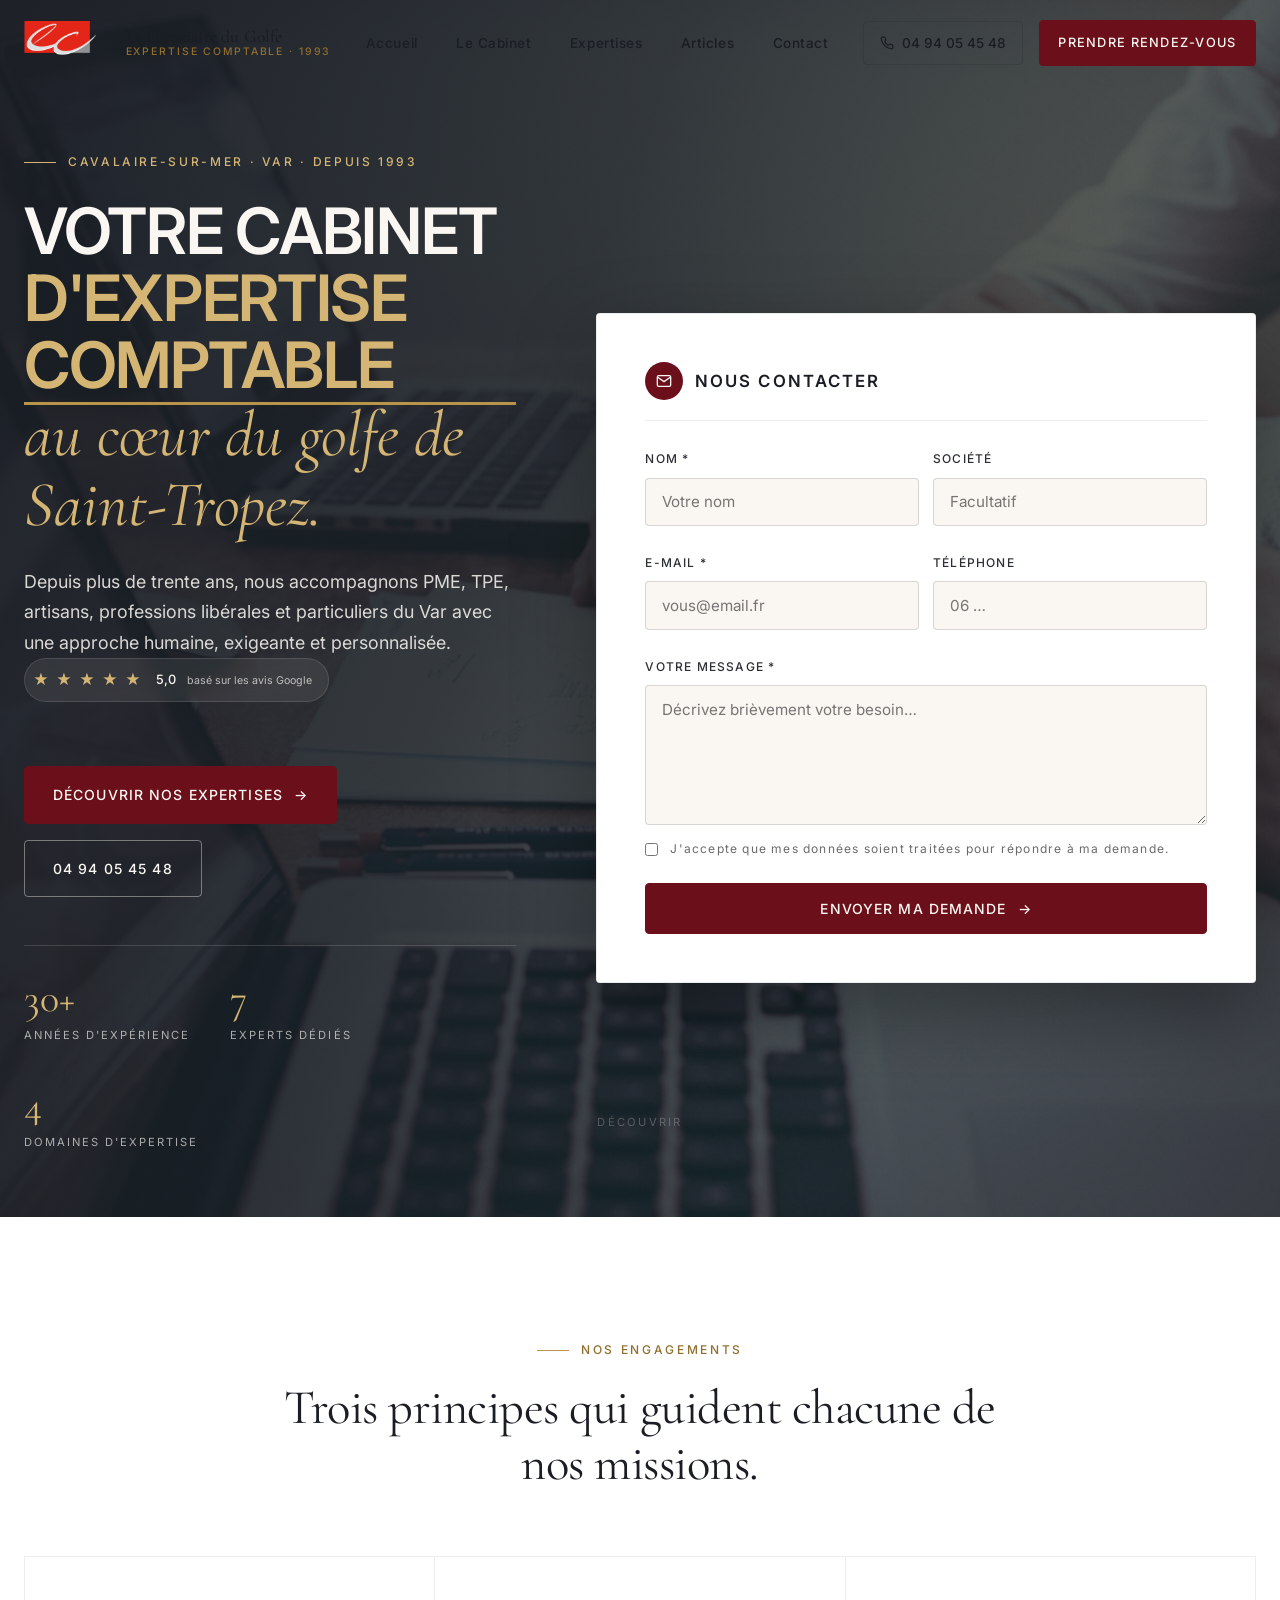
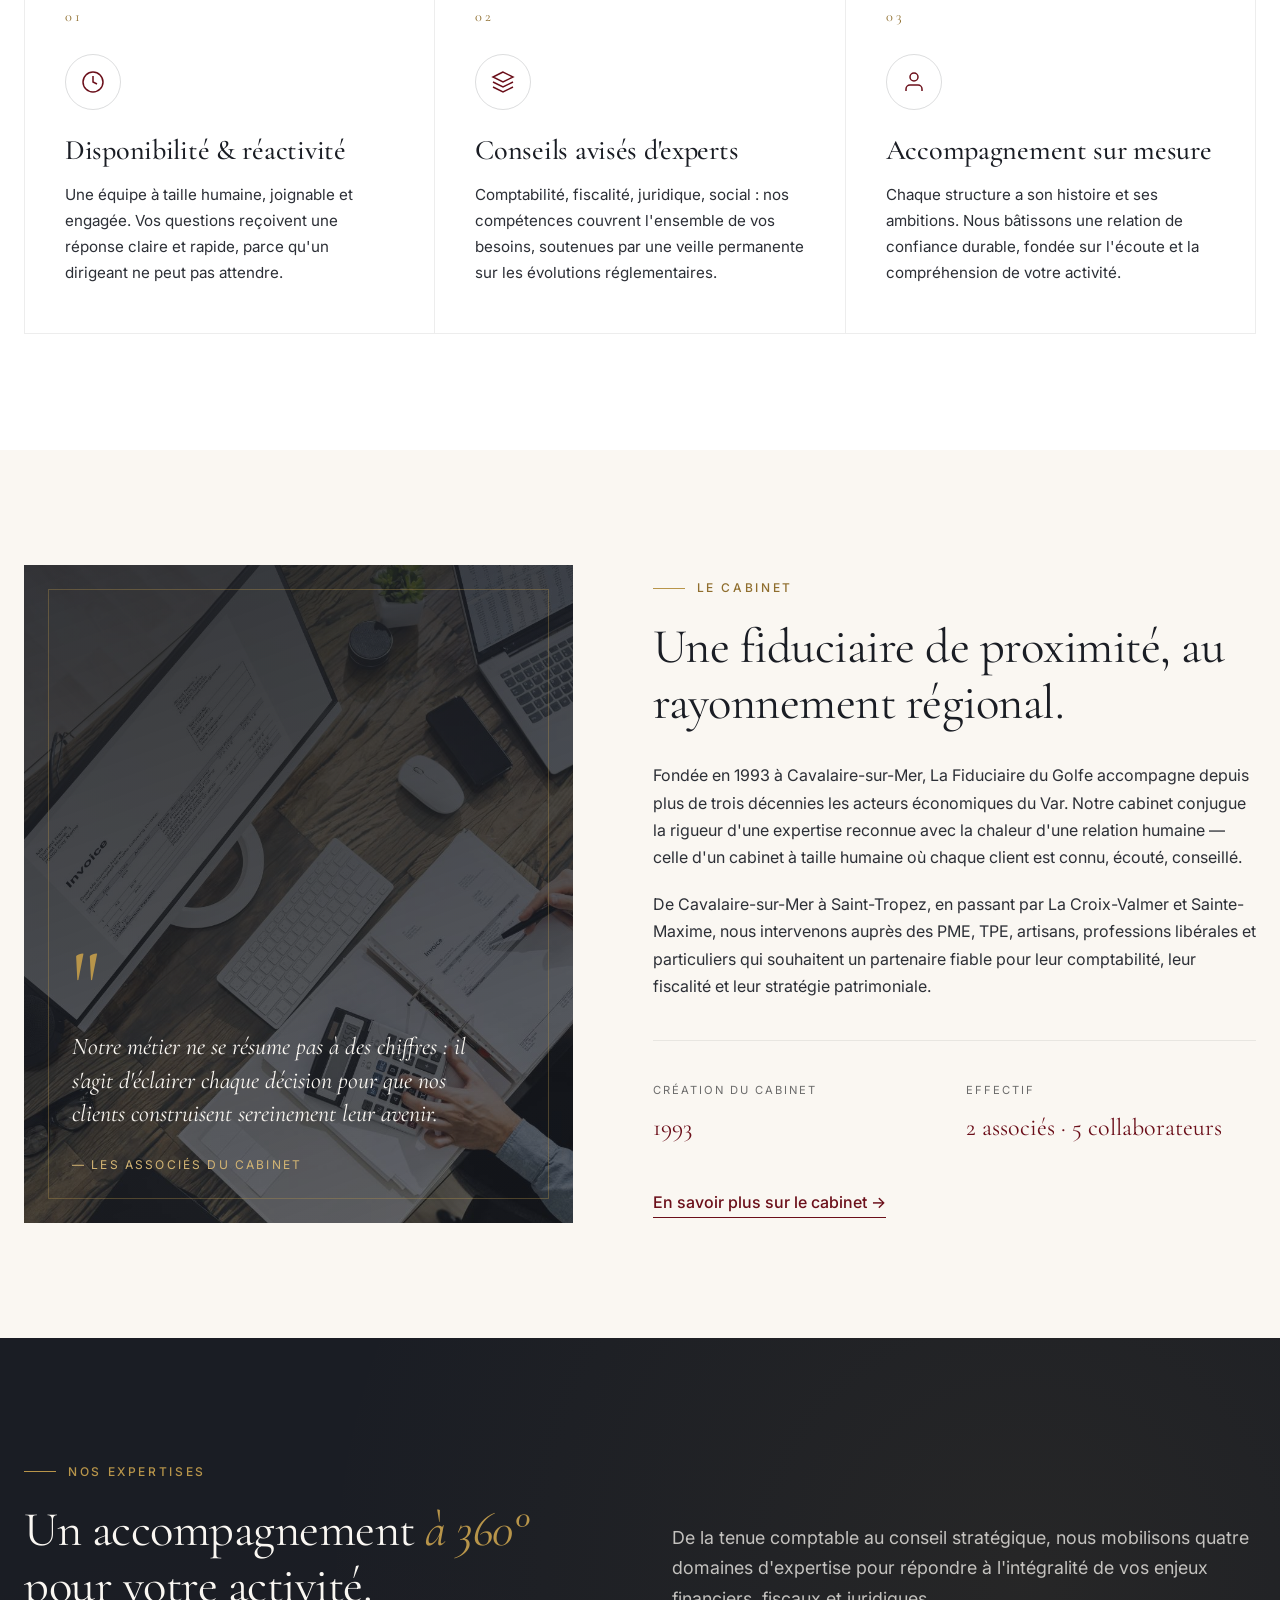
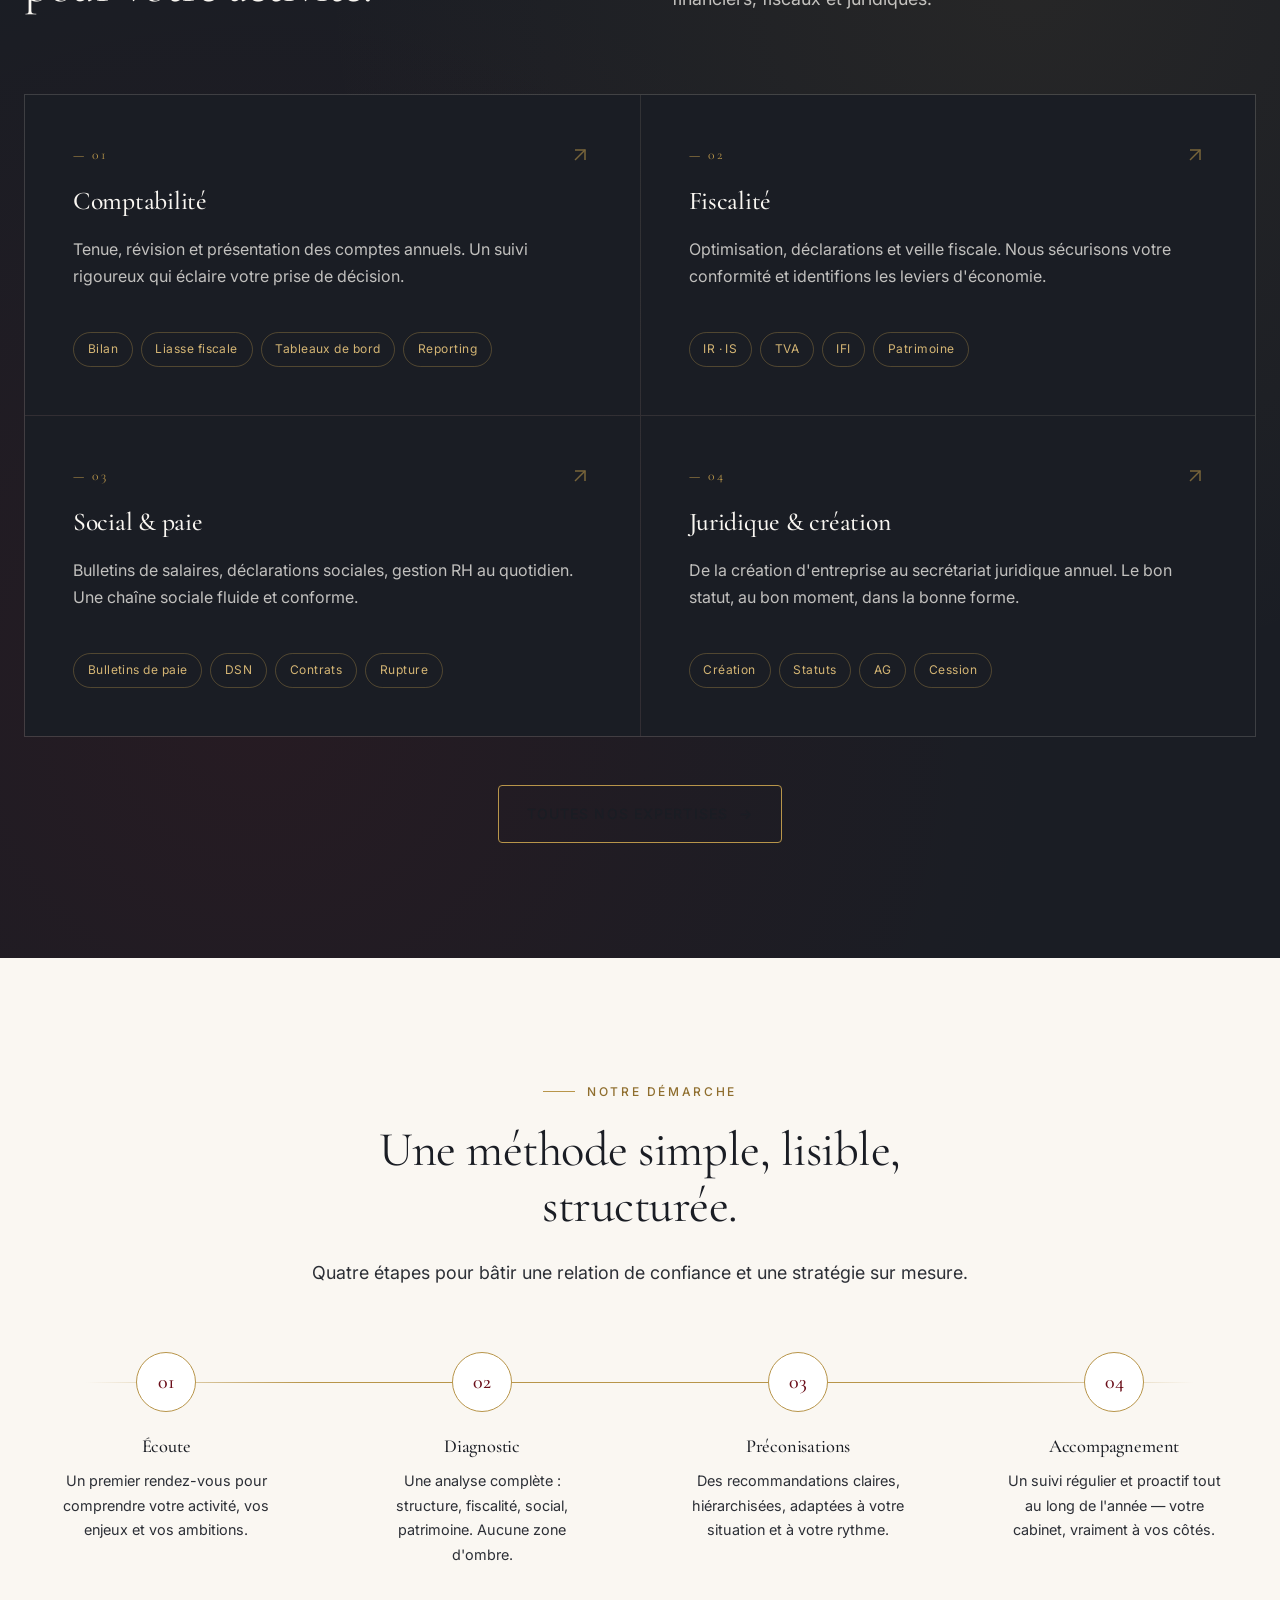
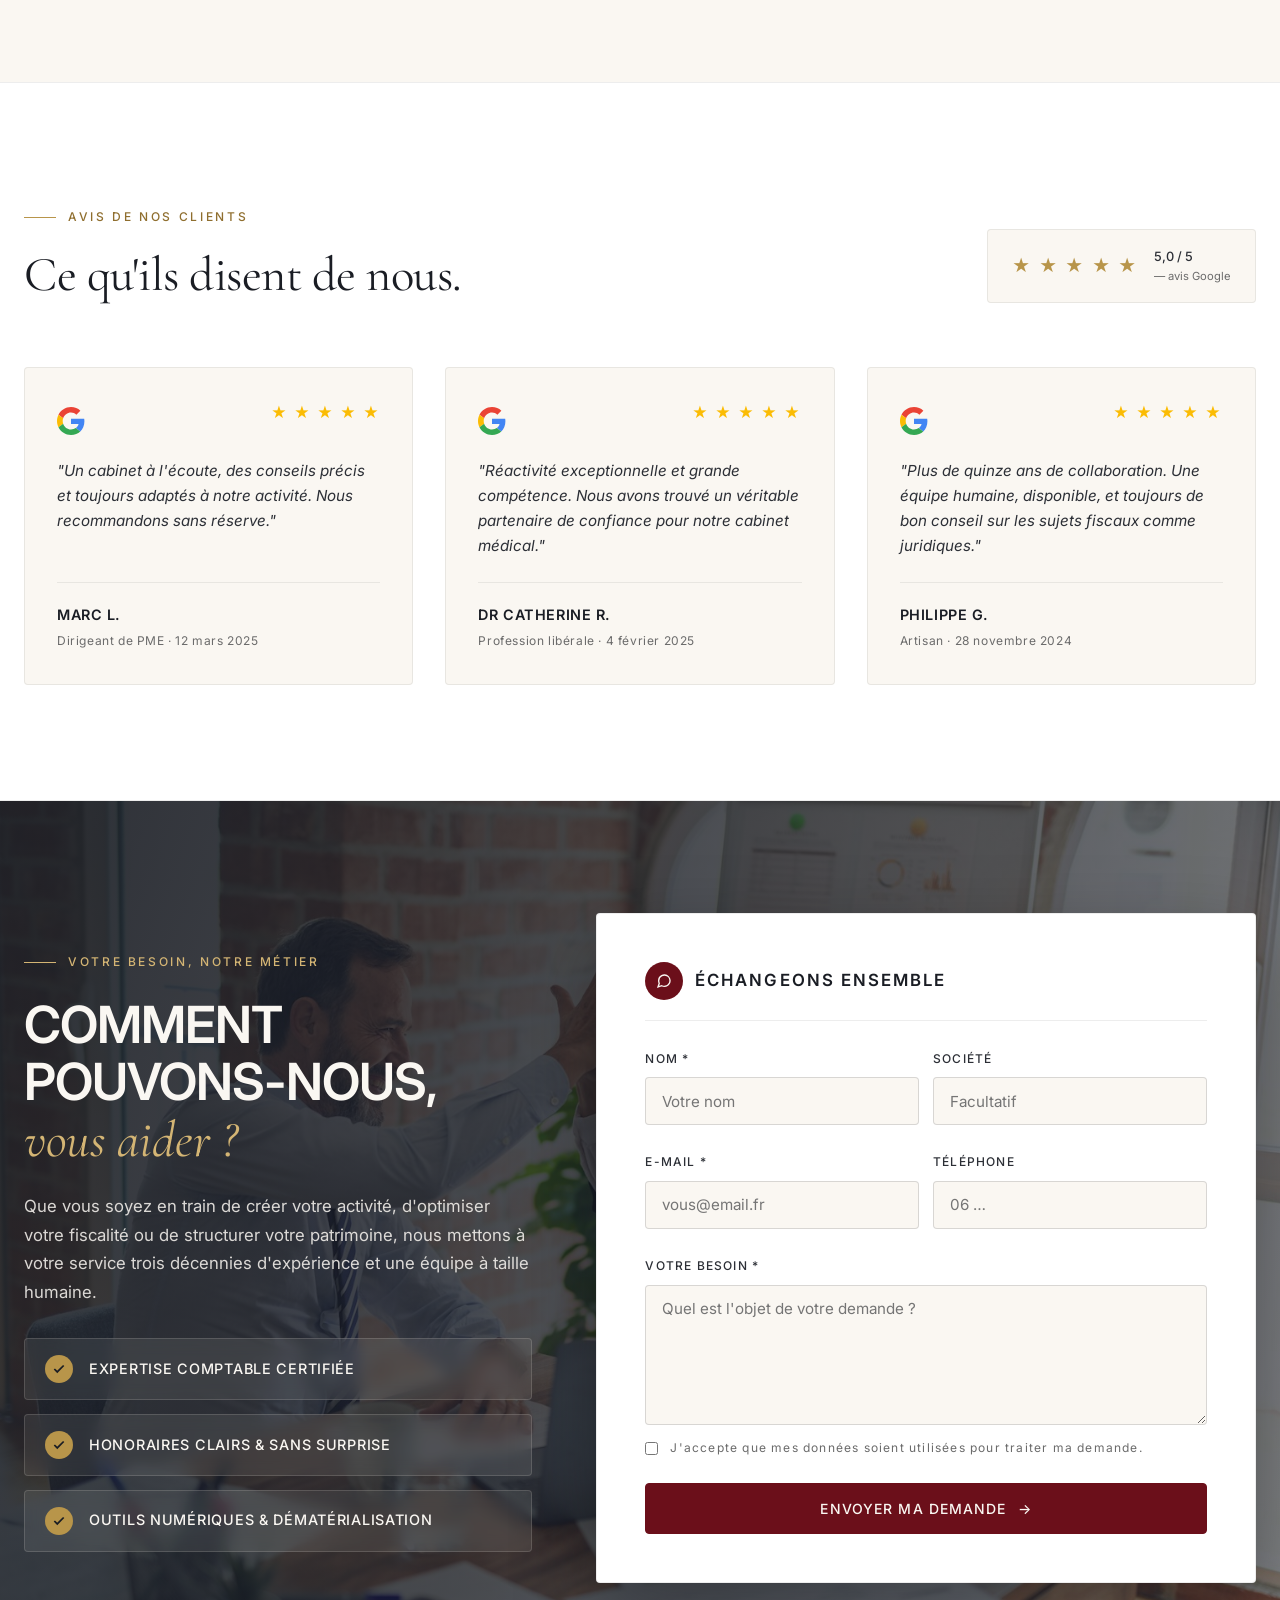
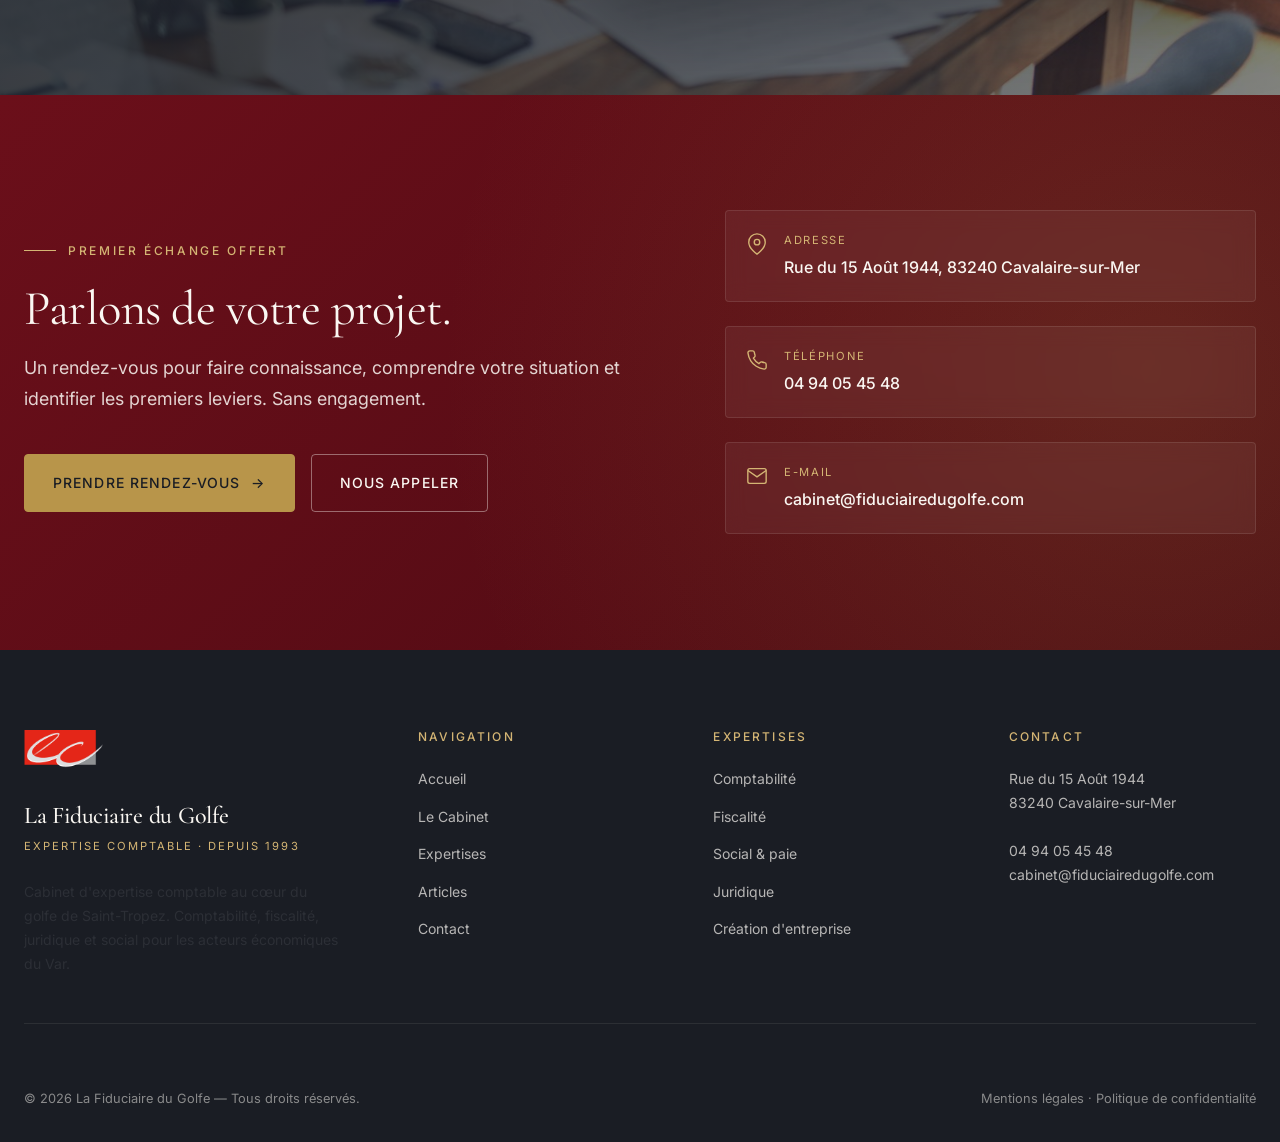
<file: index.html>
<!doctype html>
<html lang="fr">
<head>
<meta charset="utf-8" />
<meta name="viewport" content="width=device-width, initial-scale=1, viewport-fit=cover" />
<meta name="theme-color" content="#6B0F1A" />

<!-- ============== SEO ============== -->
<title>Expert-comptable à Cavalaire-sur-Mer & Saint-Tropez | La Fiduciaire du Golfe</title>
<meta name="description" content="Cabinet d'expertise comptable à Cavalaire-sur-Mer depuis 1993. Comptabilité, fiscalité, juridique, social et création d'entreprise. Un accompagnement humain pour PME, TPE, artisans et professions libérales du Var." />
<meta name="keywords" content="expert-comptable Cavalaire-sur-Mer, expert-comptable Saint-Tropez, cabinet comptable Var, fiscalité, juridique, social, création entreprise, PME, TPE, professions libérales, La Fiduciaire du Golfe" />
<meta name="author" content="La Fiduciaire du Golfe" />
<meta name="robots" content="index, follow" />
<link rel="canonical" href="https://fiduciaire-du-golfe.fr/" />

<!-- Open Graph / Twitter -->
<meta property="og:type" content="website" />
<meta property="og:locale" content="fr_FR" />
<meta property="og:site_name" content="La Fiduciaire du Golfe" />
<meta property="og:title" content="Expert-comptable à Cavalaire-sur-Mer | La Fiduciaire du Golfe" />
<meta property="og:description" content="Cabinet d'expertise comptable depuis 1993 — conseils sur mesure, accompagnement humain, expertise reconnue dans le Var." />
<meta property="og:url" content="https://fiduciaire-du-golfe.fr/" />
<meta property="og:image" content="https://fiduciaire-du-golfe.fr/assets/images/logo.png" />
<meta name="twitter:card" content="summary_large_image" />
<meta name="twitter:title" content="Expert-comptable à Cavalaire-sur-Mer | La Fiduciaire du Golfe" />
<meta name="twitter:description" content="Cabinet d'expertise comptable depuis 1993 dans le golfe de Saint-Tropez." />

<!-- Favicon -->
<link rel="icon" type="image/png" href="assets/images/logo.png" />
<link rel="apple-touch-icon" href="assets/images/logo.png" />

<!-- Polices -->
<link rel="preconnect" href="https://fonts.googleapis.com" />
<link rel="preconnect" href="https://fonts.gstatic.com" crossorigin />
<link rel="stylesheet" href="https://fonts.googleapis.com/css2?family=Cormorant+Garamond:ital,wght@0,400;0,500;0,600;1,400;1,500&family=Inter:wght@300;400;500;600&display=swap" />

<link rel="stylesheet" href="assets/css/style.css" />

<!-- ============== Schema.org JSON-LD ============== -->
<script type="application/ld+json">
{
  "@context": "https://schema.org",
  "@type": "AccountingService",
  "name": "La Fiduciaire du Golfe",
  "description": "Cabinet d'expertise comptable à Cavalaire-sur-Mer offrant des prestations en comptabilité, fiscalité, juridique, social et création d'entreprise depuis 1993.",
  "url": "https://fiduciaire-du-golfe.fr/",
  "logo": "https://fiduciaire-du-golfe.fr/assets/images/logo.png",
  "image": "https://fiduciaire-du-golfe.fr/assets/images/logo.png",
  "telephone": "+33494054548",
  "email": "cabinet@fiduciairedugolfe.com",
  "priceRange": "€€",
  "foundingDate": "1993",
  "address": {
    "@type": "PostalAddress",
    "streetAddress": "Rue du 15 Août 1944",
    "addressLocality": "Cavalaire-sur-Mer",
    "postalCode": "83240",
    "addressRegion": "Var",
    "addressCountry": "FR"
  },
  "geo": {
    "@type": "GeoCoordinates",
    "latitude": 43.171,
    "longitude": 6.532
  },
  "areaServed": [
    { "@type": "City", "name": "Cavalaire-sur-Mer" },
    { "@type": "City", "name": "Saint-Tropez" },
    { "@type": "City", "name": "La Croix-Valmer" },
    { "@type": "City", "name": "Sainte-Maxime" },
    { "@type": "AdministrativeArea", "name": "Var" }
  ],
  "openingHoursSpecification": [{
    "@type": "OpeningHoursSpecification",
    "dayOfWeek": ["Monday", "Tuesday", "Wednesday", "Thursday", "Friday"],
    "opens": "09:00",
    "closes": "18:00"
  }],
  "sameAs": []
}
</script>
</head>

<body>

<!-- ============== HEADER ============== -->
<header class="site-header">
  <div class="container">
    <nav class="nav" aria-label="Navigation principale">
      <a href="index.html" class="nav-brand" aria-label="La Fiduciaire du Golfe — Accueil">
        <img src="assets/images/logo.png" alt="Logo La Fiduciaire du Golfe" />
        <div class="nav-brand-text">
          <span class="name">La Fiduciaire du Golfe</span>
          <span class="tag">Expertise comptable · 1993</span>
        </div>
      </a>

      <ul class="nav-menu">
        <li><a href="index.html">Accueil</a></li>
        <li><a href="cabinet.html">Le Cabinet</a></li>
        <li><a href="services.html">Expertises</a></li>
        <li><a href="blog.html">Articles</a></li>
        <li><a href="contact.html">Contact</a></li>
      </ul>

      <div class="nav-cta">
        <a href="tel:+33494054548" class="nav-phone" aria-label="Téléphoner au cabinet">
          <svg viewBox="0 0 24 24" fill="none" stroke="currentColor" stroke-width="2"><path d="M22 16.92v3a2 2 0 01-2.18 2 19.79 19.79 0 01-8.63-3.07 19.5 19.5 0 01-6-6 19.79 19.79 0 01-3.07-8.67A2 2 0 014.11 2h3a2 2 0 012 1.72 12.84 12.84 0 00.7 2.81 2 2 0 01-.45 2.11L8.09 9.91a16 16 0 006 6l1.27-1.27a2 2 0 012.11-.45 12.84 12.84 0 002.81.7A2 2 0 0122 16.92z"/></svg>
          04 94 05 45 48
        </a>
        <a href="contact.html" class="nav-pay">Prendre rendez-vous</a>
        <button class="nav-toggle" aria-label="Ouvrir le menu" aria-expanded="false">
          <span></span><span></span><span></span>
        </button>
      </div>
    </nav>
  </div>
</header>

<main id="main">

<!-- ============== HERO IMMERSIF ============== -->
<section class="hero">
  <div class="hero-bg" aria-hidden="true"></div>
  <div class="hero-overlay" aria-hidden="true"></div>

  <div class="container">
    <div class="hero-grid">
      <div class="hero-content">
        <span class="eyebrow reveal">Cavalaire-sur-Mer · Var · Depuis 1993</span>
        <h1 class="reveal reveal-delay-1">
          Votre cabinet<br/>
          <span class="gold-line">d'expertise comptable</span><br/>
          <span class="accent">au cœur du golfe de Saint-Tropez.</span>
        </h1>
        <p class="lead reveal reveal-delay-2">
          Depuis plus de trente ans, nous accompagnons PME, TPE, artisans, professions libérales
          et particuliers du Var avec une approche humaine, exigeante et personnalisée.
        </p>

        <div class="hero-rating reveal reveal-delay-3" role="img" aria-label="Note Google">
          <span class="stars" aria-hidden="true">★ ★ ★ ★ ★</span>
          <span class="label">5,0 <small>basé sur les avis Google</small></span>
        </div>

        <div class="hero-actions reveal reveal-delay-3">
          <a href="services.html" class="btn btn-primary">
            Découvrir nos expertises
            <span class="arrow">→</span>
          </a>
          <a href="tel:+33494054548" class="btn btn-ghost" style="color: var(--color-ivory); border-color: rgba(250,247,242,0.4);">
            04 94 05 45 48
          </a>
        </div>

        <div class="hero-meta reveal reveal-delay-4">
          <div class="hero-meta-item">
            <div class="num">30+</div>
            <div class="lbl">Années d'expérience</div>
          </div>
          <div class="hero-meta-item">
            <div class="num">7</div>
            <div class="lbl">Experts dédiés</div>
          </div>
          <div class="hero-meta-item">
            <div class="num">4</div>
            <div class="lbl">Domaines d'expertise</div>
          </div>
        </div>
      </div>

      <!-- Formulaire de contact intégré au hero -->
      <form class="hero-form contact-form reveal reveal-delay-2" novalidate>
        <div class="hero-form-header">
          <div class="icon">
            <svg viewBox="0 0 24 24" fill="none" stroke="currentColor" stroke-width="2"><path d="M4 4h16c1.1 0 2 .9 2 2v12c0 1.1-.9 2-2 2H4c-1.1 0-2-.9-2-2V6c0-1.1.9-2 2-2z"/><polyline points="22,6 12,13 2,6"/></svg>
          </div>
          <h2>Nous contacter</h2>
        </div>

        <div class="form-success" role="status" aria-live="polite"></div>
        <div class="form-error" role="alert"></div>

        <div class="form-row">
          <div class="form-group">
            <label for="hf-name">Nom *</label>
            <input type="text" id="hf-name" name="name" required autocomplete="name" placeholder="Votre nom" />
          </div>
          <div class="form-group">
            <label for="hf-company">Société</label>
            <input type="text" id="hf-company" name="company" autocomplete="organization" placeholder="Facultatif" />
          </div>
        </div>

        <div class="form-row">
          <div class="form-group">
            <label for="hf-email">E-mail *</label>
            <input type="email" id="hf-email" name="email" required autocomplete="email" placeholder="vous@email.fr" />
          </div>
          <div class="form-group">
            <label for="hf-phone">Téléphone</label>
            <input type="tel" id="hf-phone" name="phone" autocomplete="tel" placeholder="06 …" />
          </div>
        </div>

        <div class="form-group">
          <label for="hf-message">Votre message *</label>
          <textarea id="hf-message" name="message" required placeholder="Décrivez brièvement votre besoin…"></textarea>
        </div>

        <label class="form-checkbox">
          <input type="checkbox" name="consent" required />
          <span>J'accepte que mes données soient traitées pour répondre à ma demande.</span>
        </label>

        <button type="submit" class="btn btn-primary">
          Envoyer ma demande <span class="arrow">→</span>
        </button>
      </form>
    </div>
  </div>
  <div class="scroll-cue" aria-hidden="true" style="color: rgba(250,247,242,0.6);">Découvrir</div>
</section>

<!-- ============== PILIERS / VALEURS ============== -->
<section class="section pillars">
  <div class="container">
    <div class="text-center reveal" style="max-width: 720px; margin: 0 auto;">
      <span class="eyebrow">Nos engagements</span>
      <h2 style="margin-top: 1.25rem;">Trois principes qui guident chacune de nos missions.</h2>
    </div>

    <div class="pillars-grid">
      <article class="pillar reveal">
        <div class="pillar-num">01</div>
        <div class="pillar-icon">
          <svg viewBox="0 0 24 24" fill="none" stroke="currentColor" stroke-width="1.5"><circle cx="12" cy="12" r="10"/><polyline points="12 6 12 12 16 14"/></svg>
        </div>
        <h3>Disponibilité &amp; réactivité</h3>
        <p>Une équipe à taille humaine, joignable et engagée. Vos questions reçoivent une réponse claire et rapide, parce qu'un dirigeant ne peut pas attendre.</p>
      </article>

      <article class="pillar reveal reveal-delay-1">
        <div class="pillar-num">02</div>
        <div class="pillar-icon">
          <svg viewBox="0 0 24 24" fill="none" stroke="currentColor" stroke-width="1.5"><path d="M12 2L2 7l10 5 10-5-10-5z"/><path d="M2 17l10 5 10-5"/><path d="M2 12l10 5 10-5"/></svg>
        </div>
        <h3>Conseils avisés d'experts</h3>
        <p>Comptabilité, fiscalité, juridique, social : nos compétences couvrent l'ensemble de vos besoins, soutenues par une veille permanente sur les évolutions réglementaires.</p>
      </article>

      <article class="pillar reveal reveal-delay-2">
        <div class="pillar-num">03</div>
        <div class="pillar-icon">
          <svg viewBox="0 0 24 24" fill="none" stroke="currentColor" stroke-width="1.5"><path d="M20 21v-2a4 4 0 00-4-4H8a4 4 0 00-4 4v2"/><circle cx="12" cy="7" r="4"/></svg>
        </div>
        <h3>Accompagnement sur mesure</h3>
        <p>Chaque structure a son histoire et ses ambitions. Nous bâtissons une relation de confiance durable, fondée sur l'écoute et la compréhension de votre activité.</p>
      </article>
    </div>
  </div>
</section>

<!-- ============== À PROPOS ============== -->
<section class="section about">
  <div class="container">
    <div class="about-grid">
      <div class="about-visual reveal" aria-hidden="true">
        <div class="about-visual-bg"></div>
        <div class="about-visual-frame"></div>
        <blockquote class="about-visual-quote">
          <span class="mark">"</span>
          <p>Notre métier ne se résume pas à des chiffres : il s'agit d'éclairer chaque décision pour que nos clients construisent sereinement leur avenir.</p>
          <cite>— Les associés du cabinet</cite>
        </blockquote>
      </div>

      <div class="about-content reveal reveal-delay-1">
        <span class="eyebrow">Le Cabinet</span>
        <h2>Une fiduciaire de proximité, au rayonnement régional.</h2>
        <p>Fondée en 1993 à Cavalaire-sur-Mer, La Fiduciaire du Golfe accompagne depuis plus de trois décennies les acteurs économiques du Var. Notre cabinet conjugue la rigueur d'une expertise reconnue avec la chaleur d'une relation humaine — celle d'un cabinet à taille humaine où chaque client est connu, écouté, conseillé.</p>
        <p>De Cavalaire-sur-Mer à Saint-Tropez, en passant par La Croix-Valmer et Sainte-Maxime, nous intervenons auprès des PME, TPE, artisans, professions libérales et particuliers qui souhaitent un partenaire fiable pour leur comptabilité, leur fiscalité et leur stratégie patrimoniale.</p>

        <div class="about-signatures">
          <div class="signature-block">
            <div class="label">Création du cabinet</div>
            <div class="value">1993</div>
          </div>
          <div class="signature-block">
            <div class="label">Effectif</div>
            <div class="value">2 associés · 5 collaborateurs</div>
          </div>
        </div>

        <div style="margin-top: 2.5rem;">
          <a href="cabinet.html" class="link-underline">En savoir plus sur le cabinet →</a>
        </div>
      </div>
    </div>
  </div>
</section>

<!-- ============== SERVICES ============== -->
<section class="section services">
  <div class="container">
    <div class="services-header">
      <div class="reveal">
        <span class="eyebrow">Nos expertises</span>
        <h2 style="margin-top: 1.25rem;">Un accompagnement <span class="italic-accent" style="color: var(--color-gold);">à 360°</span> pour votre activité.</h2>
      </div>
      <p class="lead reveal reveal-delay-1">
        De la tenue comptable au conseil stratégique, nous mobilisons quatre domaines d'expertise pour répondre à l'intégralité de vos enjeux financiers, fiscaux et juridiques.
      </p>
    </div>

    <div class="services-grid">
      <article class="service-card reveal">
        <div class="service-card-num">— 01</div>
        <h3>Comptabilité</h3>
        <p>Tenue, révision et présentation des comptes annuels. Un suivi rigoureux qui éclaire votre prise de décision.</p>
        <ul>
          <li>Bilan</li><li>Liasse fiscale</li><li>Tableaux de bord</li><li>Reporting</li>
        </ul>
        <div class="service-card-arrow">
          <svg width="24" height="24" viewBox="0 0 24 24" fill="none" stroke="currentColor" stroke-width="1.5"><line x1="7" y1="17" x2="17" y2="7"/><polyline points="7 7 17 7 17 17"/></svg>
        </div>
      </article>

      <article class="service-card reveal reveal-delay-1">
        <div class="service-card-num">— 02</div>
        <h3>Fiscalité</h3>
        <p>Optimisation, déclarations et veille fiscale. Nous sécurisons votre conformité et identifions les leviers d'économie.</p>
        <ul>
          <li>IR · IS</li><li>TVA</li><li>IFI</li><li>Patrimoine</li>
        </ul>
        <div class="service-card-arrow">
          <svg width="24" height="24" viewBox="0 0 24 24" fill="none" stroke="currentColor" stroke-width="1.5"><line x1="7" y1="17" x2="17" y2="7"/><polyline points="7 7 17 7 17 17"/></svg>
        </div>
      </article>

      <article class="service-card reveal reveal-delay-2">
        <div class="service-card-num">— 03</div>
        <h3>Social &amp; paie</h3>
        <p>Bulletins de salaires, déclarations sociales, gestion RH au quotidien. Une chaîne sociale fluide et conforme.</p>
        <ul>
          <li>Bulletins de paie</li><li>DSN</li><li>Contrats</li><li>Rupture</li>
        </ul>
        <div class="service-card-arrow">
          <svg width="24" height="24" viewBox="0 0 24 24" fill="none" stroke="currentColor" stroke-width="1.5"><line x1="7" y1="17" x2="17" y2="7"/><polyline points="7 7 17 7 17 17"/></svg>
        </div>
      </article>

      <article class="service-card reveal reveal-delay-3">
        <div class="service-card-num">— 04</div>
        <h3>Juridique &amp; création</h3>
        <p>De la création d'entreprise au secrétariat juridique annuel. Le bon statut, au bon moment, dans la bonne forme.</p>
        <ul>
          <li>Création</li><li>Statuts</li><li>AG</li><li>Cession</li>
        </ul>
        <div class="service-card-arrow">
          <svg width="24" height="24" viewBox="0 0 24 24" fill="none" stroke="currentColor" stroke-width="1.5"><line x1="7" y1="17" x2="17" y2="7"/><polyline points="7 7 17 7 17 17"/></svg>
        </div>
      </article>
    </div>

    <div style="text-align: center; margin-top: 3rem;" class="reveal">
      <a href="services.html" class="btn btn-gold">Toutes nos expertises <span class="arrow">→</span></a>
    </div>
  </div>
</section>

<!-- ============== APPROCHE ============== -->
<section class="section approach">
  <div class="container">
    <div class="text-center reveal" style="max-width: 720px; margin: 0 auto;">
      <span class="eyebrow">Notre démarche</span>
      <h2 style="margin-top: 1.25rem;">Une méthode simple, lisible, structurée.</h2>
      <p class="lead mx-auto" style="margin: 1.5rem auto 0;">Quatre étapes pour bâtir une relation de confiance et une stratégie sur mesure.</p>
    </div>

    <div class="approach-steps">
      <div class="step reveal">
        <div class="step-marker">01</div>
        <h4>Écoute</h4>
        <p>Un premier rendez-vous pour comprendre votre activité, vos enjeux et vos ambitions.</p>
      </div>
      <div class="step reveal reveal-delay-1">
        <div class="step-marker">02</div>
        <h4>Diagnostic</h4>
        <p>Une analyse complète : structure, fiscalité, social, patrimoine. Aucune zone d'ombre.</p>
      </div>
      <div class="step reveal reveal-delay-2">
        <div class="step-marker">03</div>
        <h4>Préconisations</h4>
        <p>Des recommandations claires, hiérarchisées, adaptées à votre situation et à votre rythme.</p>
      </div>
      <div class="step reveal reveal-delay-3">
        <div class="step-marker">04</div>
        <h4>Accompagnement</h4>
        <p>Un suivi régulier et proactif tout au long de l'année — votre cabinet, vraiment à vos côtés.</p>
      </div>
    </div>
  </div>
</section>

<!-- ============== TÉMOIGNAGES / GOOGLE REVIEWS ============== -->
<section class="section testimonials">
  <div class="container">
    <div class="testimonials-header">
      <div class="reveal">
        <span class="eyebrow">Avis de nos clients</span>
        <h2 style="margin-top: 1.25rem;">Ce qu'ils disent de nous.</h2>
      </div>
      <div class="google-rating reveal reveal-delay-1" role="img" aria-label="Note Google moyenne">
        <div class="stars" aria-hidden="true">★ ★ ★ ★ ★</div>
        <div class="label">
          <span data-google-rating>5,0</span> / 5
          <small><span data-google-count>—</span> avis Google</small>
        </div>
      </div>
    </div>

    <!-- Les avis ci-dessous sont des placeholders. Une fois l'API Google Places connectée, le JS les remplacera dynamiquement via [data-google-reviews]. -->
    <div class="reviews-track" data-google-reviews>
      <article class="review-card reveal">
        <div class="review-card-header">
          <svg class="google-g" viewBox="0 0 48 48" aria-hidden="true">
            <path fill="#EA4335" d="M24 9.5c3.54 0 6.71 1.22 9.21 3.6l6.85-6.85C35.9 2.38 30.47 0 24 0 14.62 0 6.51 5.38 2.56 13.22l7.98 6.19C12.43 13.72 17.74 9.5 24 9.5z"/>
            <path fill="#4285F4" d="M46.98 24.55c0-1.57-.15-3.09-.38-4.55H24v9.02h12.94c-.58 2.96-2.26 5.48-4.78 7.18l7.73 6c4.51-4.18 7.09-10.36 7.09-17.65z"/>
            <path fill="#FBBC05" d="M10.53 28.59c-.48-1.45-.76-2.99-.76-4.59s.27-3.14.76-4.59l-7.98-6.19C.92 16.46 0 20.12 0 24c0 3.88.92 7.54 2.56 10.78l7.97-6.19z"/>
            <path fill="#34A853" d="M24 48c6.48 0 11.93-2.13 15.89-5.81l-7.73-6c-2.15 1.45-4.92 2.3-8.16 2.3-6.26 0-11.57-4.22-13.47-9.91l-7.98 6.19C6.51 42.62 14.62 48 24 48z"/>
          </svg>
          <div class="review-stars" aria-hidden="true">★ ★ ★ ★ ★</div>
        </div>
        <p class="review-text">"Un cabinet à l'écoute, des conseils précis et toujours adaptés à notre activité. Nous recommandons sans réserve."</p>
        <div class="review-author">
          <div class="review-author-info">
            <div class="name">Marc L.</div>
            <div class="meta">Dirigeant de PME · 12 mars 2025</div>
          </div>
        </div>
      </article>

      <article class="review-card reveal reveal-delay-1">
        <div class="review-card-header">
          <svg class="google-g" viewBox="0 0 48 48" aria-hidden="true">
            <path fill="#EA4335" d="M24 9.5c3.54 0 6.71 1.22 9.21 3.6l6.85-6.85C35.9 2.38 30.47 0 24 0 14.62 0 6.51 5.38 2.56 13.22l7.98 6.19C12.43 13.72 17.74 9.5 24 9.5z"/>
            <path fill="#4285F4" d="M46.98 24.55c0-1.57-.15-3.09-.38-4.55H24v9.02h12.94c-.58 2.96-2.26 5.48-4.78 7.18l7.73 6c4.51-4.18 7.09-10.36 7.09-17.65z"/>
            <path fill="#FBBC05" d="M10.53 28.59c-.48-1.45-.76-2.99-.76-4.59s.27-3.14.76-4.59l-7.98-6.19C.92 16.46 0 20.12 0 24c0 3.88.92 7.54 2.56 10.78l7.97-6.19z"/>
            <path fill="#34A853" d="M24 48c6.48 0 11.93-2.13 15.89-5.81l-7.73-6c-2.15 1.45-4.92 2.3-8.16 2.3-6.26 0-11.57-4.22-13.47-9.91l-7.98 6.19C6.51 42.62 14.62 48 24 48z"/>
          </svg>
          <div class="review-stars" aria-hidden="true">★ ★ ★ ★ ★</div>
        </div>
        <p class="review-text">"Réactivité exceptionnelle et grande compétence. Nous avons trouvé un véritable partenaire de confiance pour notre cabinet médical."</p>
        <div class="review-author">
          <div class="review-author-info">
            <div class="name">Dr Catherine R.</div>
            <div class="meta">Profession libérale · 4 février 2025</div>
          </div>
        </div>
      </article>

      <article class="review-card reveal reveal-delay-2">
        <div class="review-card-header">
          <svg class="google-g" viewBox="0 0 48 48" aria-hidden="true">
            <path fill="#EA4335" d="M24 9.5c3.54 0 6.71 1.22 9.21 3.6l6.85-6.85C35.9 2.38 30.47 0 24 0 14.62 0 6.51 5.38 2.56 13.22l7.98 6.19C12.43 13.72 17.74 9.5 24 9.5z"/>
            <path fill="#4285F4" d="M46.98 24.55c0-1.57-.15-3.09-.38-4.55H24v9.02h12.94c-.58 2.96-2.26 5.48-4.78 7.18l7.73 6c4.51-4.18 7.09-10.36 7.09-17.65z"/>
            <path fill="#FBBC05" d="M10.53 28.59c-.48-1.45-.76-2.99-.76-4.59s.27-3.14.76-4.59l-7.98-6.19C.92 16.46 0 20.12 0 24c0 3.88.92 7.54 2.56 10.78l7.97-6.19z"/>
            <path fill="#34A853" d="M24 48c6.48 0 11.93-2.13 15.89-5.81l-7.73-6c-2.15 1.45-4.92 2.3-8.16 2.3-6.26 0-11.57-4.22-13.47-9.91l-7.98 6.19C6.51 42.62 14.62 48 24 48z"/>
          </svg>
          <div class="review-stars" aria-hidden="true">★ ★ ★ ★ ★</div>
        </div>
        <p class="review-text">"Plus de quinze ans de collaboration. Une équipe humaine, disponible, et toujours de bon conseil sur les sujets fiscaux comme juridiques."</p>
        <div class="review-author">
          <div class="review-author-info">
            <div class="name">Philippe G.</div>
            <div class="meta">Artisan · 28 novembre 2024</div>
          </div>
        </div>
      </article>
    </div>
  </div>
</section>

<!-- ============== HELP SECTION (photo bg + form) ============== -->
<section class="help-section">
  <div class="help-bg" aria-hidden="true"></div>
  <div class="help-overlay" aria-hidden="true"></div>

  <div class="container">
    <div class="help-grid">
      <div class="help-content">
        <span class="eyebrow reveal">Votre besoin, notre métier</span>
        <h2 class="reveal reveal-delay-1">
          Comment pouvons-nous,<br/>
          <span class="accent">vous aider ?</span>
        </h2>
        <p class="reveal reveal-delay-2">
          Que vous soyez en train de créer votre activité, d'optimiser votre fiscalité ou de structurer votre patrimoine, nous mettons à votre service trois décennies d'expérience et une équipe à taille humaine.
        </p>

        <ul class="help-features reveal reveal-delay-3">
          <li>
            <span class="check"><svg viewBox="0 0 24 24" fill="none" stroke="currentColor"><polyline points="20 6 9 17 4 12"/></svg></span>
            Expertise comptable certifiée
          </li>
          <li>
            <span class="check"><svg viewBox="0 0 24 24" fill="none" stroke="currentColor"><polyline points="20 6 9 17 4 12"/></svg></span>
            Honoraires clairs &amp; sans surprise
          </li>
          <li>
            <span class="check"><svg viewBox="0 0 24 24" fill="none" stroke="currentColor"><polyline points="20 6 9 17 4 12"/></svg></span>
            Outils numériques &amp; dématérialisation
          </li>
        </ul>
      </div>

      <form class="hero-form contact-form reveal reveal-delay-2" novalidate>
        <div class="hero-form-header">
          <div class="icon">
            <svg viewBox="0 0 24 24" fill="none" stroke="currentColor" stroke-width="2"><path d="M21 11.5a8.38 8.38 0 01-.9 3.8 8.5 8.5 0 01-7.6 4.7 8.38 8.38 0 01-3.8-.9L3 21l1.9-5.7a8.38 8.38 0 01-.9-3.8 8.5 8.5 0 014.7-7.6 8.38 8.38 0 013.8-.9h.5a8.48 8.48 0 018 8v.5z"/></svg>
          </div>
          <h2>Échangeons ensemble</h2>
        </div>

        <div class="form-success" role="status" aria-live="polite"></div>
        <div class="form-error" role="alert"></div>

        <div class="form-row">
          <div class="form-group">
            <label for="hf2-name">Nom *</label>
            <input type="text" id="hf2-name" name="name" required autocomplete="name" placeholder="Votre nom" />
          </div>
          <div class="form-group">
            <label for="hf2-company">Société</label>
            <input type="text" id="hf2-company" name="company" autocomplete="organization" placeholder="Facultatif" />
          </div>
        </div>

        <div class="form-row">
          <div class="form-group">
            <label for="hf2-email">E-mail *</label>
            <input type="email" id="hf2-email" name="email" required autocomplete="email" placeholder="vous@email.fr" />
          </div>
          <div class="form-group">
            <label for="hf2-phone">Téléphone</label>
            <input type="tel" id="hf2-phone" name="phone" autocomplete="tel" placeholder="06 …" />
          </div>
        </div>

        <div class="form-group">
          <label for="hf2-message">Votre besoin *</label>
          <textarea id="hf2-message" name="message" required placeholder="Quel est l'objet de votre demande ?"></textarea>
        </div>

        <label class="form-checkbox">
          <input type="checkbox" name="consent" required />
          <span>J'accepte que mes données soient utilisées pour traiter ma demande.</span>
        </label>

        <button type="submit" class="btn btn-primary">
          Envoyer ma demande <span class="arrow">→</span>
        </button>
      </form>
    </div>
  </div>
</section>

<!-- ============== CTA BAND ============== -->
<section class="section cta-band">
  <div class="container">
    <div class="cta-grid">
      <div class="reveal">
        <span class="eyebrow">Premier échange offert</span>
        <h2 style="margin-top: 1.25rem;">Parlons de votre projet.</h2>
        <p class="lead">Un rendez-vous pour faire connaissance, comprendre votre situation et identifier les premiers leviers. Sans engagement.</p>
        <div class="hero-actions">
          <a href="contact.html" class="btn btn-primary">Prendre rendez-vous <span class="arrow">→</span></a>
          <a href="tel:+33494054548" class="btn btn-ghost">Nous appeler</a>
        </div>
      </div>

      <div class="cta-info reveal reveal-delay-1">
        <div class="cta-info-block">
          <svg viewBox="0 0 24 24" fill="none" stroke="currentColor" stroke-width="1.5"><path d="M21 10c0 7-9 13-9 13s-9-6-9-13a9 9 0 0118 0z"/><circle cx="12" cy="10" r="3"/></svg>
          <div>
            <div class="lbl">Adresse</div>
            <div class="val">Rue du 15 Août 1944, 83240 Cavalaire-sur-Mer</div>
          </div>
        </div>
        <div class="cta-info-block">
          <svg viewBox="0 0 24 24" fill="none" stroke="currentColor" stroke-width="1.5"><path d="M22 16.92v3a2 2 0 01-2.18 2 19.79 19.79 0 01-8.63-3.07 19.5 19.5 0 01-6-6 19.79 19.79 0 01-3.07-8.67A2 2 0 014.11 2h3a2 2 0 012 1.72 12.84 12.84 0 00.7 2.81 2 2 0 01-.45 2.11L8.09 9.91a16 16 0 006 6l1.27-1.27a2 2 0 012.11-.45 12.84 12.84 0 002.81.7A2 2 0 0122 16.92z"/></svg>
          <div>
            <div class="lbl">Téléphone</div>
            <div class="val"><a href="tel:+33494054548">04 94 05 45 48</a></div>
          </div>
        </div>
        <div class="cta-info-block">
          <svg viewBox="0 0 24 24" fill="none" stroke="currentColor" stroke-width="1.5"><path d="M4 4h16c1.1 0 2 .9 2 2v12c0 1.1-.9 2-2 2H4c-1.1 0-2-.9-2-2V6c0-1.1.9-2 2-2z"/><polyline points="22,6 12,13 2,6"/></svg>
          <div>
            <div class="lbl">E-mail</div>
            <div class="val"><a href="mailto:cabinet@fiduciairedugolfe.com">cabinet@fiduciairedugolfe.com</a></div>
          </div>
        </div>
      </div>
    </div>
  </div>
</section>

</main>

<!-- ============== FOOTER ============== -->
<footer class="site-footer">
  <div class="container">
    <div class="footer-grid">
      <div class="footer-brand">
        <img src="assets/images/logo.png" alt="Logo La Fiduciaire du Golfe" />
        <h3>La Fiduciaire du Golfe</h3>
        <div class="tag">Expertise comptable · Depuis 1993</div>
        <p>Cabinet d'expertise comptable au cœur du golfe de Saint-Tropez. Comptabilité, fiscalité, juridique et social pour les acteurs économiques du Var.</p>
      </div>

      <div class="footer-col">
        <h4>Navigation</h4>
        <ul>
          <li><a href="index.html">Accueil</a></li>
          <li><a href="cabinet.html">Le Cabinet</a></li>
          <li><a href="services.html">Expertises</a></li>
          <li><a href="blog.html">Articles</a></li>
          <li><a href="contact.html">Contact</a></li>
        </ul>
      </div>

      <div class="footer-col">
        <h4>Expertises</h4>
        <ul>
          <li><a href="services.html#comptabilite">Comptabilité</a></li>
          <li><a href="services.html#fiscalite">Fiscalité</a></li>
          <li><a href="services.html#social">Social &amp; paie</a></li>
          <li><a href="services.html#juridique">Juridique</a></li>
          <li><a href="services.html#creation">Création d'entreprise</a></li>
        </ul>
      </div>

      <div class="footer-col">
        <h4>Contact</h4>
        <address>
          Rue du 15 Août 1944<br/>
          83240 Cavalaire-sur-Mer<br/><br/>
          <a href="tel:+33494054548">04 94 05 45 48</a><br/>
          <a href="mailto:cabinet@fiduciairedugolfe.com">cabinet@fiduciairedugolfe.com</a>
        </address>
      </div>
    </div>

    <div class="footer-bottom">
      <div>© <span id="current-year">2025</span> La Fiduciaire du Golfe — Tous droits réservés.</div>
      <div>
        <a href="mentions-legales.html">Mentions légales</a> ·
        <a href="mentions-legales.html#confidentialite">Politique de confidentialité</a>
      </div>
    </div>
  </div>
</footer>

<script src="assets/js/main.js" defer></script>
</body>
</html>
</file>
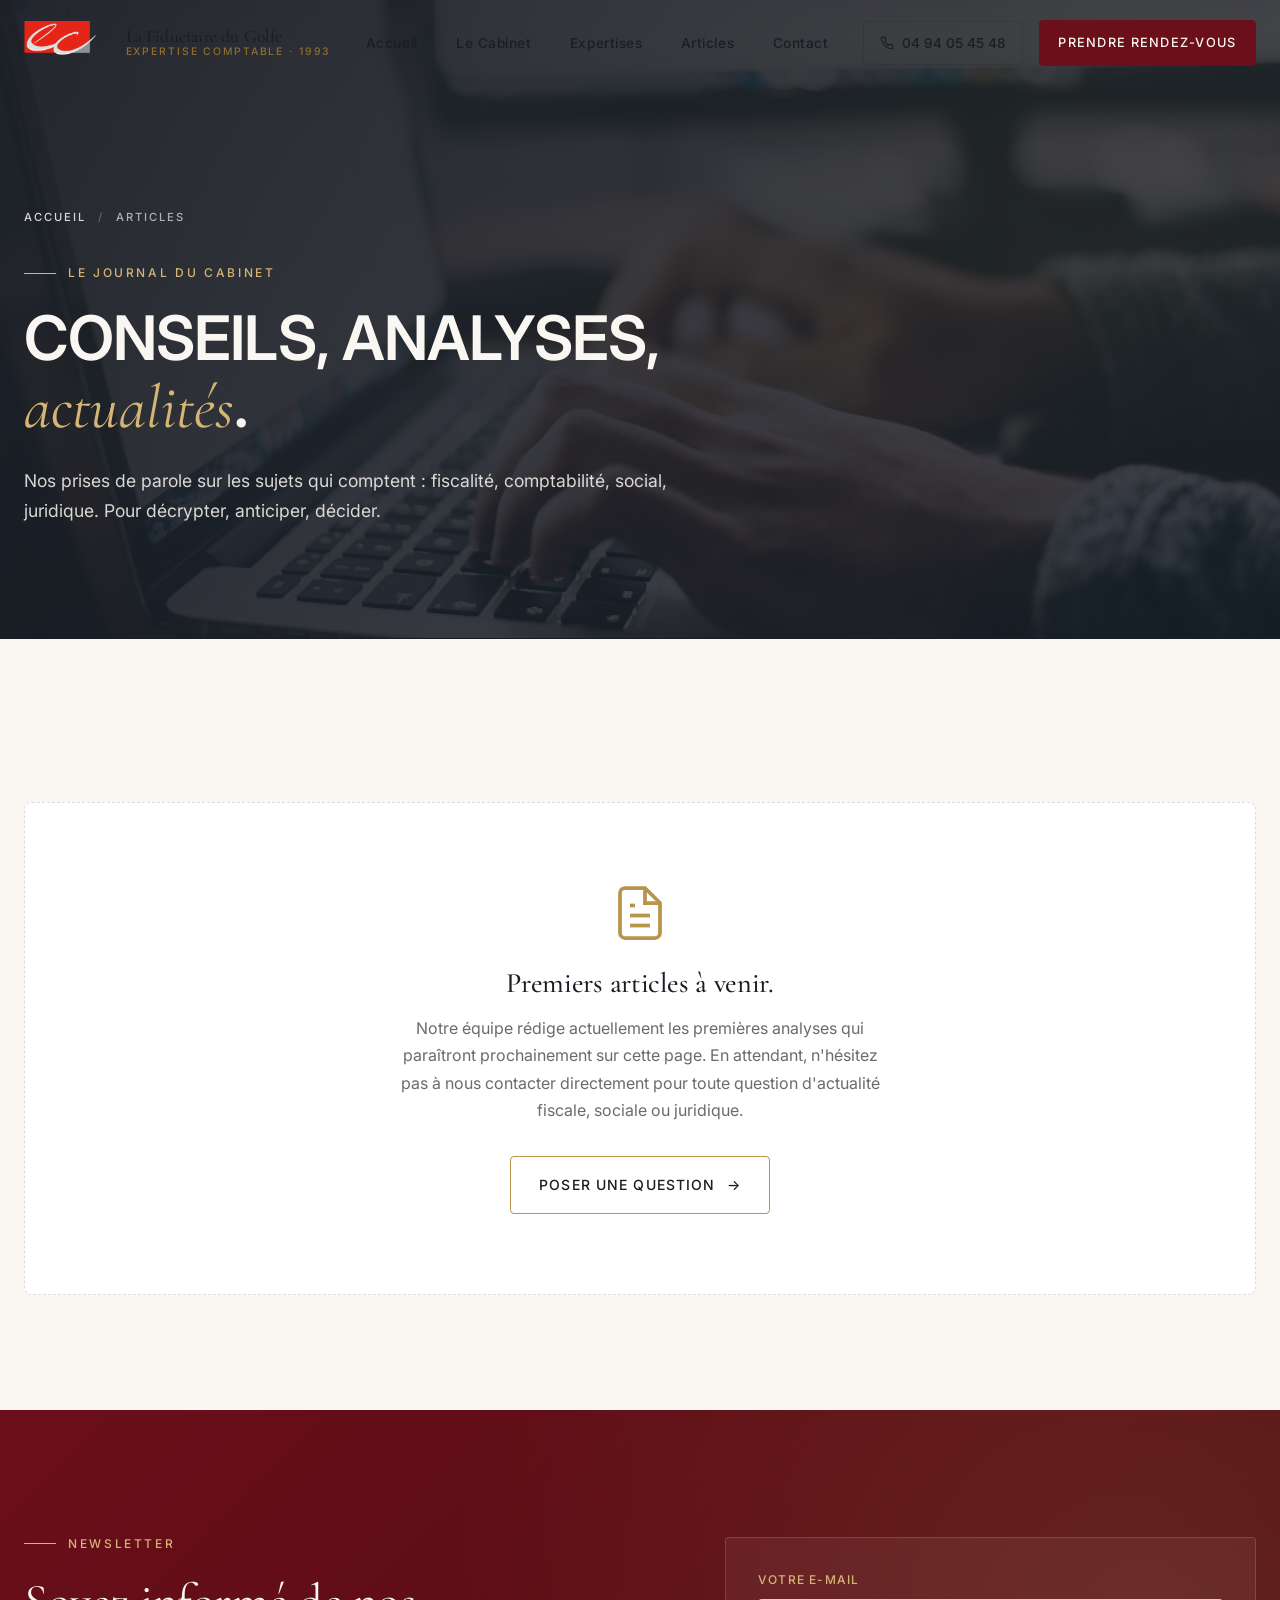
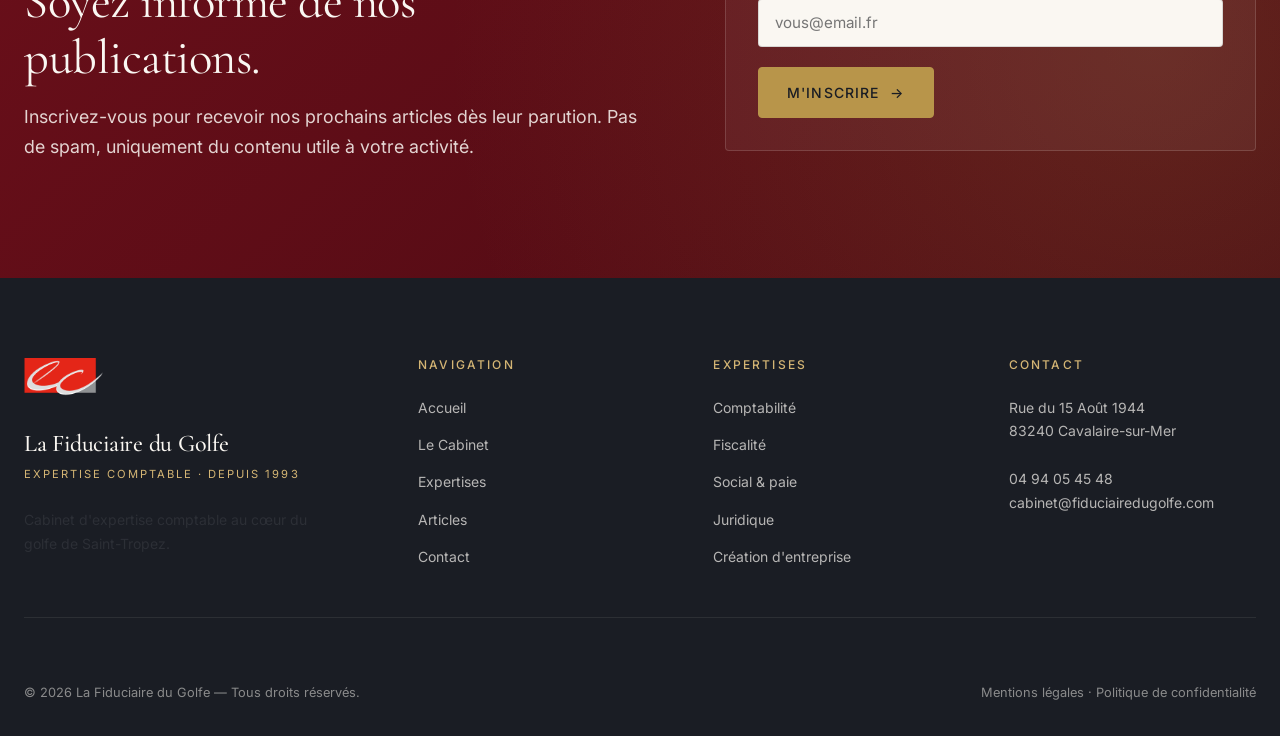
<file: blog.html>
<!doctype html>
<html lang="fr">
<head>
<meta charset="utf-8" />
<meta name="viewport" content="width=device-width, initial-scale=1, viewport-fit=cover" />
<meta name="theme-color" content="#6B0F1A" />

<title>Articles &amp; Conseils — La Fiduciaire du Golfe | Actualités fiscales et comptables</title>
<meta name="description" content="Conseils, analyses et actualités du cabinet La Fiduciaire du Golfe : fiscalité, comptabilité, social, juridique. Des articles pour mieux piloter votre activité dans le Var." />
<meta name="keywords" content="actualités fiscales, conseils comptables, blog expert-comptable, articles fiscalité Var, conseils création entreprise" />
<meta name="robots" content="index, follow" />
<link rel="canonical" href="https://fiduciaire-du-golfe.fr/blog.html" />
<meta property="og:type" content="website" />
<meta property="og:title" content="Articles &amp; Conseils — La Fiduciaire du Golfe" />
<meta property="og:description" content="Le journal de notre cabinet d'expertise comptable : conseils, analyses, actualités." />
<meta property="og:url" content="https://fiduciaire-du-golfe.fr/blog.html" />
<meta property="og:image" content="https://fiduciaire-du-golfe.fr/assets/images/logo.png" />

<link rel="icon" type="image/png" href="assets/images/logo.png" />
<link rel="preconnect" href="https://fonts.googleapis.com" />
<link rel="preconnect" href="https://fonts.gstatic.com" crossorigin />
<link rel="stylesheet" href="https://fonts.googleapis.com/css2?family=Cormorant+Garamond:ital,wght@0,400;0,500;0,600;1,400;1,500&family=Inter:wght@300;400;500;600&display=swap" />
<link rel="stylesheet" href="assets/css/style.css" />

<script type="application/ld+json">
{
  "@context": "https://schema.org",
  "@type": "Blog",
  "name": "Articles & Conseils — La Fiduciaire du Golfe",
  "description": "Conseils et analyses du cabinet d'expertise comptable La Fiduciaire du Golfe.",
  "url": "https://fiduciaire-du-golfe.fr/blog.html",
  "publisher": {
    "@type": "AccountingService",
    "name": "La Fiduciaire du Golfe",
    "logo": "https://fiduciaire-du-golfe.fr/assets/images/logo.png"
  }
}
</script>
</head>
<body>

<header class="site-header">
  <div class="container">
    <nav class="nav" aria-label="Navigation principale">
      <a href="index.html" class="nav-brand">
        <img src="assets/images/logo.png" alt="Logo La Fiduciaire du Golfe" />
        <div class="nav-brand-text">
          <span class="name">La Fiduciaire du Golfe</span>
          <span class="tag">Expertise comptable · 1993</span>
        </div>
      </a>
      <ul class="nav-menu">
        <li><a href="index.html">Accueil</a></li>
        <li><a href="cabinet.html">Le Cabinet</a></li>
        <li><a href="services.html">Expertises</a></li>
        <li><a href="blog.html">Articles</a></li>
        <li><a href="contact.html">Contact</a></li>
      </ul>
      <div class="nav-cta">
        <a href="tel:+33494054548" class="nav-phone">
          <svg viewBox="0 0 24 24" fill="none" stroke="currentColor" stroke-width="2"><path d="M22 16.92v3a2 2 0 01-2.18 2 19.79 19.79 0 01-8.63-3.07 19.5 19.5 0 01-6-6 19.79 19.79 0 01-3.07-8.67A2 2 0 014.11 2h3a2 2 0 012 1.72 12.84 12.84 0 00.7 2.81 2 2 0 01-.45 2.11L8.09 9.91a16 16 0 006 6l1.27-1.27a2 2 0 012.11-.45 12.84 12.84 0 002.81.7A2 2 0 0122 16.92z"/></svg>
          04 94 05 45 48
        </a>
        <a href="contact.html" class="nav-pay">Prendre rendez-vous</a>
        <button class="nav-toggle" aria-label="Ouvrir le menu" aria-expanded="false"><span></span><span></span><span></span></button>
      </div>
    </nav>
  </div>
</header>

<main id="main">

<section class="page-header page-header--blog">
  <div class="container">
    <nav class="breadcrumbs reveal" aria-label="Fil d'Ariane">
      <a href="index.html">Accueil</a><span class="sep">/</span><span>Articles</span>
    </nav>
    <span class="eyebrow reveal">Le journal du cabinet</span>
    <h1 class="reveal reveal-delay-1" style="margin-top: 1.25rem;">Conseils, analyses, <span class="italic-accent">actualités</span>.</h1>
    <p class="lead reveal reveal-delay-2">Nos prises de parole sur les sujets qui comptent : fiscalité, comptabilité, social, juridique. Pour décrypter, anticiper, décider.</p>
  </div>
</section>

<section class="section">
  <div class="container">

    <!-- ÉTAT INITIAL : aucun article publié — design soigné en attendant -->
    <div class="blog-empty reveal">
      <svg class="icon" viewBox="0 0 24 24" fill="none" stroke="currentColor" stroke-width="1.5"><path d="M14 2H6a2 2 0 00-2 2v16a2 2 0 002 2h12a2 2 0 002-2V8z"/><polyline points="14 2 14 8 20 8"/><line x1="16" y1="13" x2="8" y2="13"/><line x1="16" y1="17" x2="8" y2="17"/><polyline points="10 9 9 9 8 9"/></svg>
      <h3>Premiers articles à venir.</h3>
      <p>Notre équipe rédige actuellement les premières analyses qui paraîtront prochainement sur cette page. En attendant, n'hésitez pas à nous contacter directement pour toute question d'actualité fiscale, sociale ou juridique.</p>
      <div style="margin-top: 2rem;">
        <a href="contact.html" class="btn btn-gold">Poser une question <span class="arrow">→</span></a>
      </div>
    </div>

    <!-- STRUCTURE PRÊTE : ces cartes seront activées dès la rédaction des premiers articles -->
    <!--
    <div class="blog-grid">
      <article class="blog-card reveal">
        <a href="article-slug.html"><div class="blog-card-image"></div></a>
        <div class="blog-card-body">
          <div class="blog-card-meta">Fiscalité · 5 min de lecture</div>
          <h3><a href="article-slug.html">Titre de l'article</a></h3>
          <p>Chapô / résumé de l'article en deux ou trois lignes pour donner envie de cliquer.</p>
          <a href="article-slug.html" class="link-underline">Lire l'article →</a>
        </div>
      </article>
    </div>
    -->

  </div>
</section>

<section class="section cta-band">
  <div class="container">
    <div class="cta-grid">
      <div class="reveal">
        <span class="eyebrow">Newsletter</span>
        <h2 style="margin-top: 1.25rem;">Soyez informé de nos publications.</h2>
        <p class="lead">Inscrivez-vous pour recevoir nos prochains articles dès leur parution. Pas de spam, uniquement du contenu utile à votre activité.</p>
      </div>
      <form class="contact-form reveal reveal-delay-1" style="background: rgba(250,247,242,0.05); border: 1px solid rgba(250,247,242,0.15); padding: 2rem;" onsubmit="event.preventDefault(); this.querySelector('.form-success').classList.add('show'); this.reset();">
        <div class="form-group">
          <label for="newsletter-email" style="color: var(--color-gold-light);">Votre e-mail</label>
          <input type="email" id="newsletter-email" name="newsletter-email" required placeholder="vous@email.fr" />
        </div>
        <div class="form-success" role="status">Merci, votre inscription est bien enregistrée.</div>
        <button type="submit" class="btn btn-primary">M'inscrire <span class="arrow">→</span></button>
      </form>
    </div>
  </div>
</section>

</main>

<footer class="site-footer">
  <div class="container">
    <div class="footer-grid">
      <div class="footer-brand">
        <img src="assets/images/logo.png" alt="Logo La Fiduciaire du Golfe" />
        <h3>La Fiduciaire du Golfe</h3>
        <div class="tag">Expertise comptable · Depuis 1993</div>
        <p>Cabinet d'expertise comptable au cœur du golfe de Saint-Tropez.</p>
      </div>
      <div class="footer-col">
        <h4>Navigation</h4>
        <ul>
          <li><a href="index.html">Accueil</a></li>
          <li><a href="cabinet.html">Le Cabinet</a></li>
          <li><a href="services.html">Expertises</a></li>
          <li><a href="blog.html">Articles</a></li>
          <li><a href="contact.html">Contact</a></li>
        </ul>
      </div>
      <div class="footer-col">
        <h4>Expertises</h4>
        <ul>
          <li><a href="services.html#comptabilite">Comptabilité</a></li>
          <li><a href="services.html#fiscalite">Fiscalité</a></li>
          <li><a href="services.html#social">Social &amp; paie</a></li>
          <li><a href="services.html#juridique">Juridique</a></li>
          <li><a href="services.html#creation">Création d'entreprise</a></li>
        </ul>
      </div>
      <div class="footer-col">
        <h4>Contact</h4>
        <address>
          Rue du 15 Août 1944<br/>83240 Cavalaire-sur-Mer<br/><br/>
          <a href="tel:+33494054548">04 94 05 45 48</a><br/>
          <a href="mailto:cabinet@fiduciairedugolfe.com">cabinet@fiduciairedugolfe.com</a>
        </address>
      </div>
    </div>
    <div class="footer-bottom">
      <div>© <span id="current-year">2025</span> La Fiduciaire du Golfe — Tous droits réservés.</div>
      <div><a href="mentions-legales.html">Mentions légales</a> · <a href="mentions-legales.html#confidentialite">Politique de confidentialité</a></div>
    </div>
  </div>
</footer>

<script src="assets/js/main.js" defer></script>
</body>
</html>
</file>
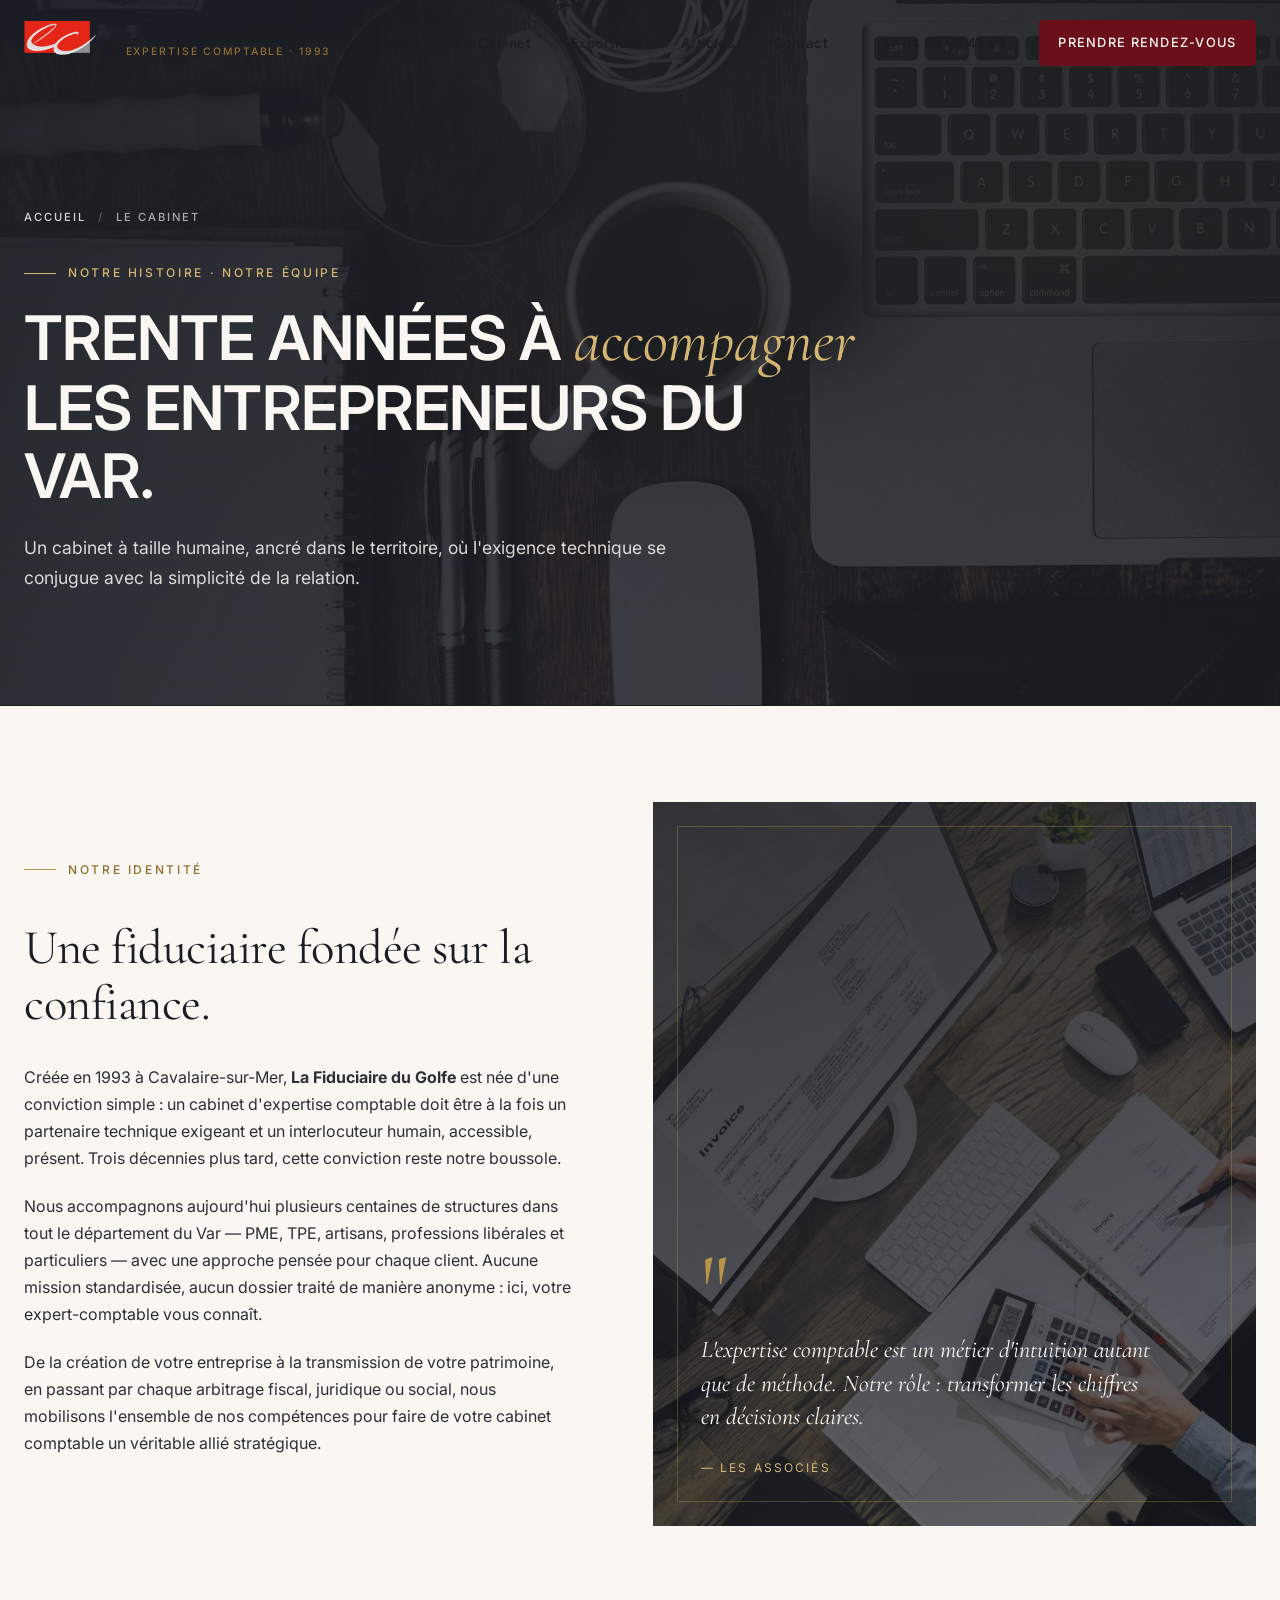
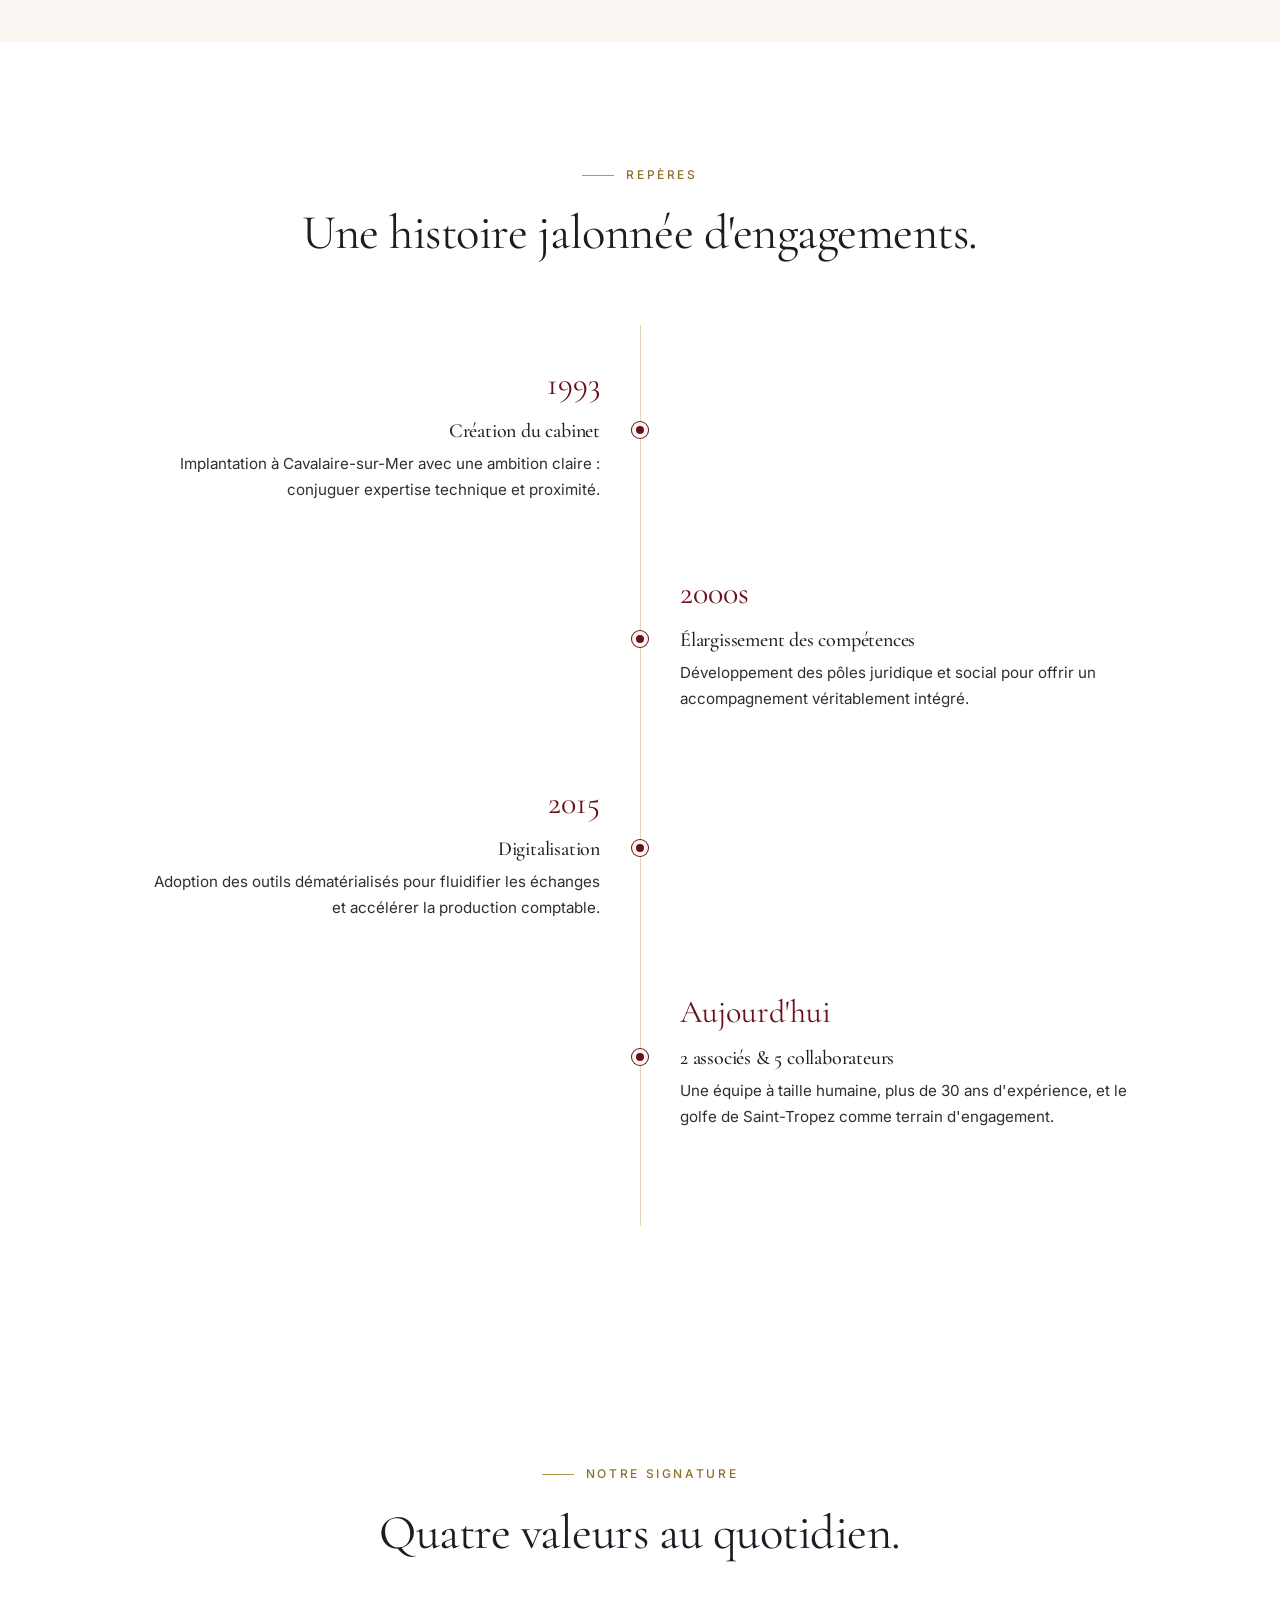
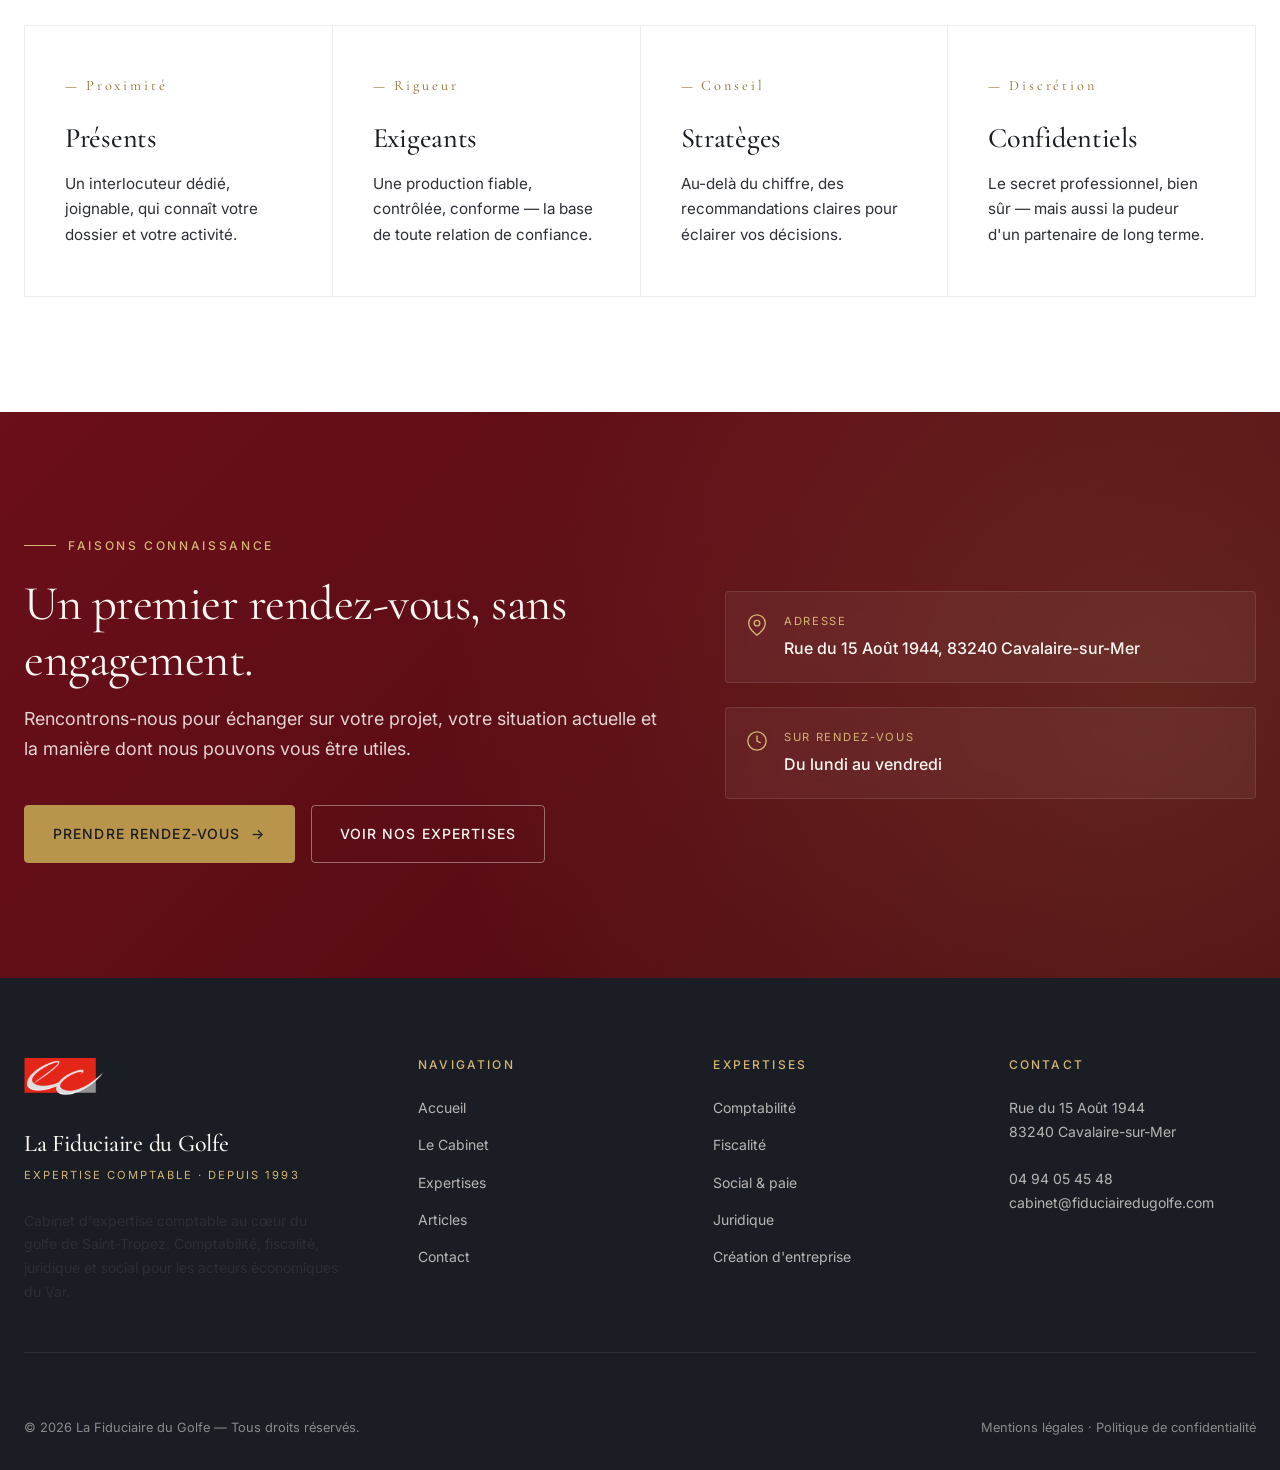
<file: cabinet.html>
<!doctype html>
<html lang="fr">
<head>
<meta charset="utf-8" />
<meta name="viewport" content="width=device-width, initial-scale=1, viewport-fit=cover" />
<meta name="theme-color" content="#6B0F1A" />

<title>Le Cabinet — La Fiduciaire du Golfe | Expert-comptable à Cavalaire-sur-Mer</title>
<meta name="description" content="Découvrez La Fiduciaire du Golfe : un cabinet d'expertise comptable fondé en 1993 à Cavalaire-sur-Mer. 2 associés, 5 collaborateurs et plus de 30 ans d'expérience au service des entreprises du Var." />
<meta name="keywords" content="cabinet expertise comptable Cavalaire, fiduciaire Var, équipe comptable Saint-Tropez, expert-comptable Provence" />
<meta name="robots" content="index, follow" />
<link rel="canonical" href="https://fiduciaire-du-golfe.fr/cabinet.html" />
<meta property="og:type" content="website" />
<meta property="og:title" content="Le Cabinet — La Fiduciaire du Golfe" />
<meta property="og:description" content="Une fiduciaire de proximité, à taille humaine, dans le golfe de Saint-Tropez depuis 1993." />
<meta property="og:url" content="https://fiduciaire-du-golfe.fr/cabinet.html" />
<meta property="og:image" content="https://fiduciaire-du-golfe.fr/assets/images/logo.png" />

<link rel="icon" type="image/png" href="assets/images/logo.png" />
<link rel="preconnect" href="https://fonts.googleapis.com" />
<link rel="preconnect" href="https://fonts.gstatic.com" crossorigin />
<link rel="stylesheet" href="https://fonts.googleapis.com/css2?family=Cormorant+Garamond:ital,wght@0,400;0,500;0,600;1,400;1,500&family=Inter:wght@300;400;500;600&display=swap" />
<link rel="stylesheet" href="assets/css/style.css" />

<script type="application/ld+json">
{
  "@context": "https://schema.org",
  "@type": "BreadcrumbList",
  "itemListElement": [
    { "@type": "ListItem", "position": 1, "name": "Accueil", "item": "https://fiduciaire-du-golfe.fr/" },
    { "@type": "ListItem", "position": 2, "name": "Le Cabinet", "item": "https://fiduciaire-du-golfe.fr/cabinet.html" }
  ]
}
</script>
</head>
<body>

<header class="site-header">
  <div class="container">
    <nav class="nav" aria-label="Navigation principale">
      <a href="index.html" class="nav-brand" aria-label="La Fiduciaire du Golfe — Accueil">
        <img src="assets/images/logo.png" alt="Logo La Fiduciaire du Golfe" />
        <div class="nav-brand-text">
          <span class="name">La Fiduciaire du Golfe</span>
          <span class="tag">Expertise comptable · 1993</span>
        </div>
      </a>
      <ul class="nav-menu">
        <li><a href="index.html">Accueil</a></li>
        <li><a href="cabinet.html">Le Cabinet</a></li>
        <li><a href="services.html">Expertises</a></li>
        <li><a href="blog.html">Articles</a></li>
        <li><a href="contact.html">Contact</a></li>
      </ul>
      <div class="nav-cta">
        <a href="tel:+33494054548" class="nav-phone">
          <svg viewBox="0 0 24 24" fill="none" stroke="currentColor" stroke-width="2"><path d="M22 16.92v3a2 2 0 01-2.18 2 19.79 19.79 0 01-8.63-3.07 19.5 19.5 0 01-6-6 19.79 19.79 0 01-3.07-8.67A2 2 0 014.11 2h3a2 2 0 012 1.72 12.84 12.84 0 00.7 2.81 2 2 0 01-.45 2.11L8.09 9.91a16 16 0 006 6l1.27-1.27a2 2 0 012.11-.45 12.84 12.84 0 002.81.7A2 2 0 0122 16.92z"/></svg>
          04 94 05 45 48
        </a>
        <a href="contact.html" class="nav-pay">Prendre rendez-vous</a>
        <button class="nav-toggle" aria-label="Ouvrir le menu" aria-expanded="false"><span></span><span></span><span></span></button>
      </div>
    </nav>
  </div>
</header>

<main id="main">

<section class="page-header page-header--cabinet">
  <div class="container">
    <nav class="breadcrumbs reveal" aria-label="Fil d'Ariane">
      <a href="index.html">Accueil</a>
      <span class="sep">/</span>
      <span>Le Cabinet</span>
    </nav>
    <span class="eyebrow reveal">Notre histoire · Notre équipe</span>
    <h1 class="reveal reveal-delay-1" style="margin-top: 1.25rem;">Trente années à <span class="italic-accent">accompagner</span> les entrepreneurs du Var.</h1>
    <p class="lead reveal reveal-delay-2">Un cabinet à taille humaine, ancré dans le territoire, où l'exigence technique se conjugue avec la simplicité de la relation.</p>
  </div>
</section>

<section class="section about" style="padding-top: 6rem;">
  <div class="container">
    <div class="about-grid">
      <div class="about-content reveal">
        <span class="eyebrow">Notre identité</span>
        <h2 style="margin: 1.25rem 0 2rem;">Une fiduciaire fondée sur la confiance.</h2>
        <p>Créée en 1993 à Cavalaire-sur-Mer, <strong>La Fiduciaire du Golfe</strong> est née d'une conviction simple : un cabinet d'expertise comptable doit être à la fois un partenaire technique exigeant et un interlocuteur humain, accessible, présent. Trois décennies plus tard, cette conviction reste notre boussole.</p>
        <p>Nous accompagnons aujourd'hui plusieurs centaines de structures dans tout le département du Var — PME, TPE, artisans, professions libérales et particuliers — avec une approche pensée pour chaque client. Aucune mission standardisée, aucun dossier traité de manière anonyme : ici, votre expert-comptable vous connaît.</p>
        <p>De la création de votre entreprise à la transmission de votre patrimoine, en passant par chaque arbitrage fiscal, juridique ou social, nous mobilisons l'ensemble de nos compétences pour faire de votre cabinet comptable un véritable allié stratégique.</p>
      </div>

      <div class="about-visual reveal reveal-delay-1" aria-hidden="true">
        <div class="about-visual-bg"></div>
        <div class="about-visual-frame"></div>
        <blockquote class="about-visual-quote">
          <span class="mark">"</span>
          <p>L'expertise comptable est un métier d'intuition autant que de méthode. Notre rôle : transformer les chiffres en décisions claires.</p>
          <cite>— Les associés</cite>
        </blockquote>
      </div>
    </div>
  </div>
</section>

<!-- TIMELINE -->
<section class="section pillars">
  <div class="container container-narrow">
    <div class="text-center reveal" style="max-width: 720px; margin: 0 auto 4rem;">
      <span class="eyebrow">Repères</span>
      <h2 style="margin-top: 1.25rem;">Une histoire jalonnée d'engagements.</h2>
    </div>

    <div class="timeline">
      <div class="timeline-item reveal">
        <div class="timeline-content">
          <div class="year">1993</div>
          <h4>Création du cabinet</h4>
          <p>Implantation à Cavalaire-sur-Mer avec une ambition claire : conjuguer expertise technique et proximité.</p>
        </div>
        <div class="timeline-marker"><span></span></div>
      </div>

      <div class="timeline-item reveal">
        <div class="timeline-marker"><span></span></div>
        <div class="timeline-content">
          <div class="year">2000s</div>
          <h4>Élargissement des compétences</h4>
          <p>Développement des pôles juridique et social pour offrir un accompagnement véritablement intégré.</p>
        </div>
      </div>

      <div class="timeline-item reveal">
        <div class="timeline-content">
          <div class="year">2015</div>
          <h4>Digitalisation</h4>
          <p>Adoption des outils dématérialisés pour fluidifier les échanges et accélérer la production comptable.</p>
        </div>
        <div class="timeline-marker"><span></span></div>
      </div>

      <div class="timeline-item reveal">
        <div class="timeline-marker"><span></span></div>
        <div class="timeline-content">
          <div class="year">Aujourd'hui</div>
          <h4>2 associés &amp; 5 collaborateurs</h4>
          <p>Une équipe à taille humaine, plus de 30 ans d'expérience, et le golfe de Saint-Tropez comme terrain d'engagement.</p>
        </div>
      </div>
    </div>
  </div>
</section>

<!-- VALEURS -->
<section class="section about" style="background: var(--color-cream);">
  <div class="container">
    <div class="text-center reveal" style="max-width: 720px; margin: 0 auto 4rem;">
      <span class="eyebrow">Notre signature</span>
      <h2 style="margin-top: 1.25rem;">Quatre valeurs au quotidien.</h2>
    </div>

    <div class="pillars-grid" style="margin-top: 0; grid-template-columns: repeat(4, 1fr);">
      <article class="pillar reveal">
        <div class="pillar-num">— Proximité</div>
        <h3>Présents</h3>
        <p>Un interlocuteur dédié, joignable, qui connaît votre dossier et votre activité.</p>
      </article>
      <article class="pillar reveal reveal-delay-1">
        <div class="pillar-num">— Rigueur</div>
        <h3>Exigeants</h3>
        <p>Une production fiable, contrôlée, conforme — la base de toute relation de confiance.</p>
      </article>
      <article class="pillar reveal reveal-delay-2">
        <div class="pillar-num">— Conseil</div>
        <h3>Stratèges</h3>
        <p>Au-delà du chiffre, des recommandations claires pour éclairer vos décisions.</p>
      </article>
      <article class="pillar reveal reveal-delay-3">
        <div class="pillar-num">— Discrétion</div>
        <h3>Confidentiels</h3>
        <p>Le secret professionnel, bien sûr — mais aussi la pudeur d'un partenaire de long terme.</p>
      </article>
    </div>
  </div>
</section>

<section class="section cta-band">
  <div class="container">
    <div class="cta-grid">
      <div class="reveal">
        <span class="eyebrow">Faisons connaissance</span>
        <h2 style="margin-top: 1.25rem;">Un premier rendez-vous, sans engagement.</h2>
        <p class="lead">Rencontrons-nous pour échanger sur votre projet, votre situation actuelle et la manière dont nous pouvons vous être utiles.</p>
        <div class="hero-actions">
          <a href="contact.html" class="btn btn-primary">Prendre rendez-vous <span class="arrow">→</span></a>
          <a href="services.html" class="btn btn-ghost">Voir nos expertises</a>
        </div>
      </div>
      <div class="cta-info reveal reveal-delay-1">
        <div class="cta-info-block">
          <svg viewBox="0 0 24 24" fill="none" stroke="currentColor" stroke-width="1.5"><path d="M21 10c0 7-9 13-9 13s-9-6-9-13a9 9 0 0118 0z"/><circle cx="12" cy="10" r="3"/></svg>
          <div><div class="lbl">Adresse</div><div class="val">Rue du 15 Août 1944, 83240 Cavalaire-sur-Mer</div></div>
        </div>
        <div class="cta-info-block">
          <svg viewBox="0 0 24 24" fill="none" stroke="currentColor" stroke-width="1.5"><circle cx="12" cy="12" r="10"/><polyline points="12 6 12 12 16 14"/></svg>
          <div><div class="lbl">Sur rendez-vous</div><div class="val">Du lundi au vendredi</div></div>
        </div>
      </div>
    </div>
  </div>
</section>

</main>

<footer class="site-footer">
  <div class="container">
    <div class="footer-grid">
      <div class="footer-brand">
        <img src="assets/images/logo.png" alt="Logo La Fiduciaire du Golfe" />
        <h3>La Fiduciaire du Golfe</h3>
        <div class="tag">Expertise comptable · Depuis 1993</div>
        <p>Cabinet d'expertise comptable au cœur du golfe de Saint-Tropez. Comptabilité, fiscalité, juridique et social pour les acteurs économiques du Var.</p>
      </div>
      <div class="footer-col">
        <h4>Navigation</h4>
        <ul>
          <li><a href="index.html">Accueil</a></li>
          <li><a href="cabinet.html">Le Cabinet</a></li>
          <li><a href="services.html">Expertises</a></li>
          <li><a href="blog.html">Articles</a></li>
          <li><a href="contact.html">Contact</a></li>
        </ul>
      </div>
      <div class="footer-col">
        <h4>Expertises</h4>
        <ul>
          <li><a href="services.html#comptabilite">Comptabilité</a></li>
          <li><a href="services.html#fiscalite">Fiscalité</a></li>
          <li><a href="services.html#social">Social &amp; paie</a></li>
          <li><a href="services.html#juridique">Juridique</a></li>
          <li><a href="services.html#creation">Création d'entreprise</a></li>
        </ul>
      </div>
      <div class="footer-col">
        <h4>Contact</h4>
        <address>
          Rue du 15 Août 1944<br/>83240 Cavalaire-sur-Mer<br/><br/>
          <a href="tel:+33494054548">04 94 05 45 48</a><br/>
          <a href="mailto:cabinet@fiduciairedugolfe.com">cabinet@fiduciairedugolfe.com</a>
        </address>
      </div>
    </div>
    <div class="footer-bottom">
      <div>© <span id="current-year">2025</span> La Fiduciaire du Golfe — Tous droits réservés.</div>
      <div><a href="mentions-legales.html">Mentions légales</a> · <a href="mentions-legales.html#confidentialite">Politique de confidentialité</a></div>
    </div>
  </div>
</footer>

<script src="assets/js/main.js" defer></script>
</body>
</html>
</file>
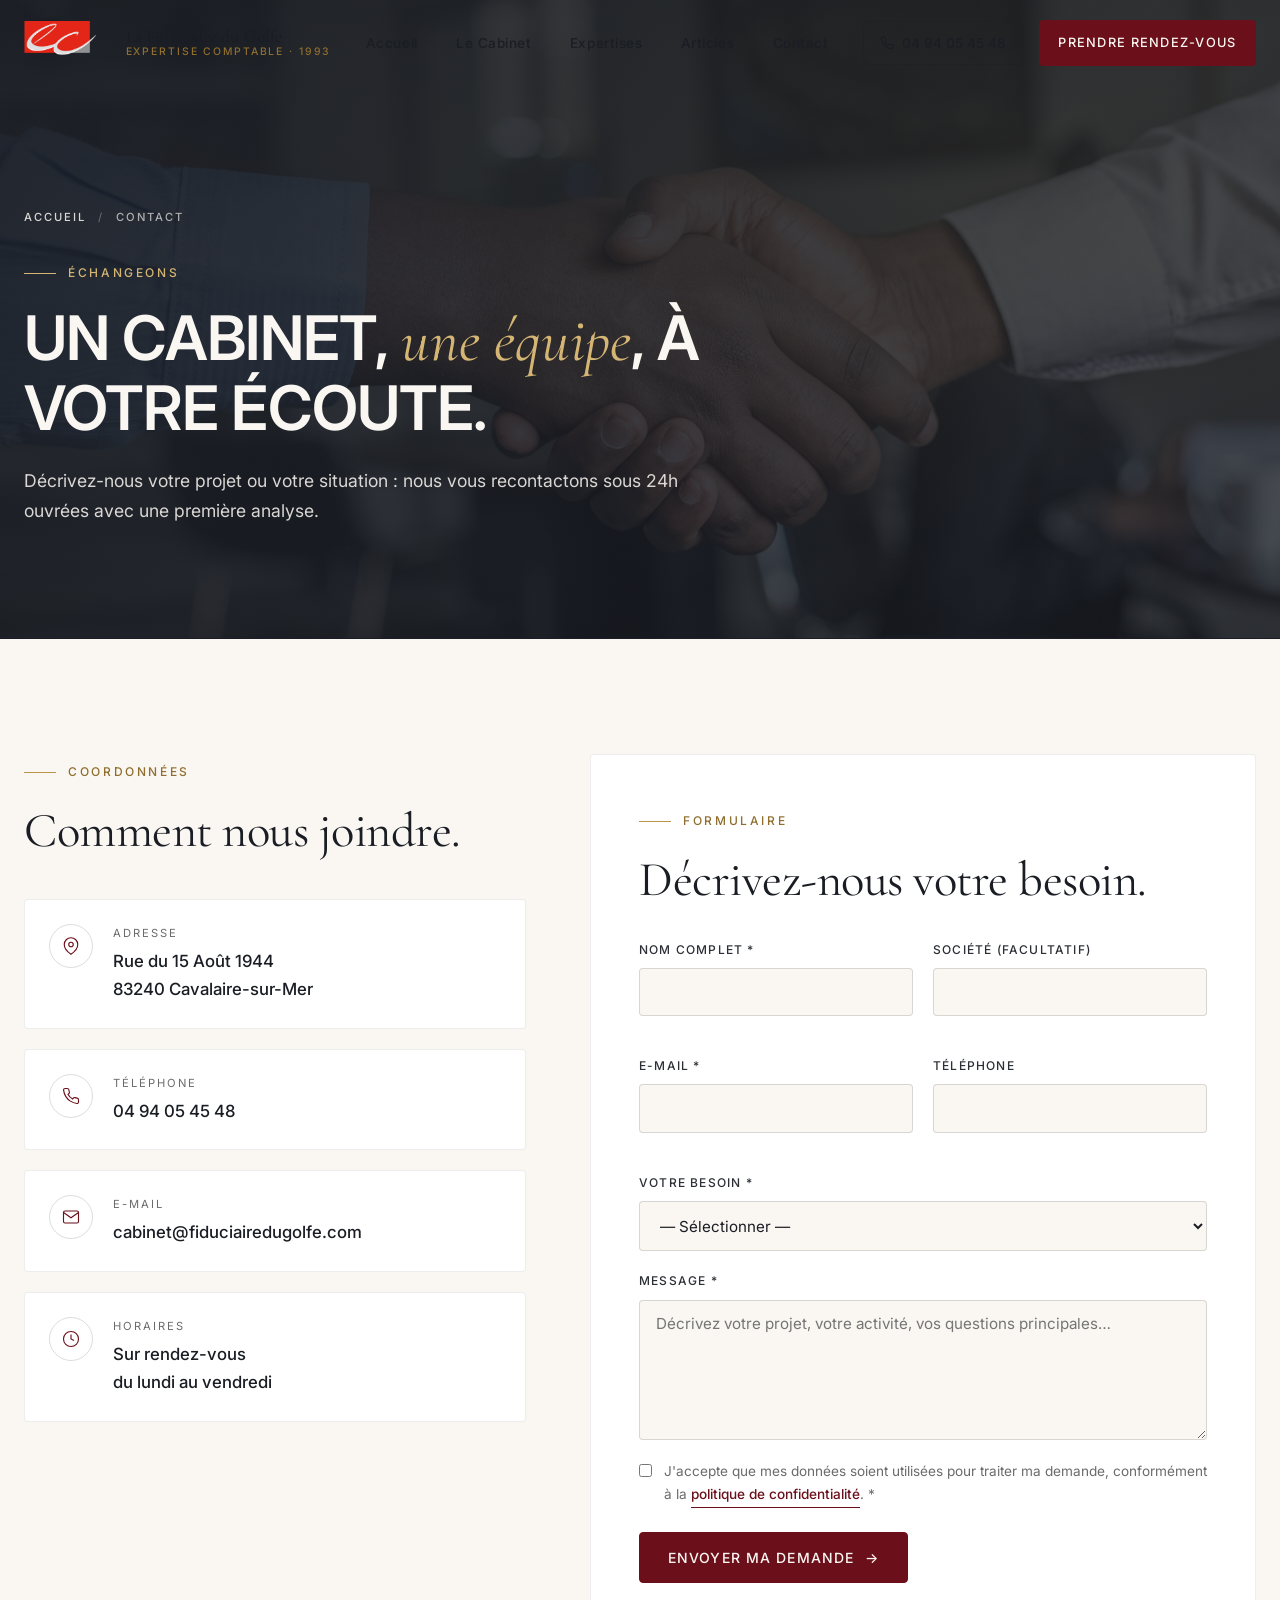
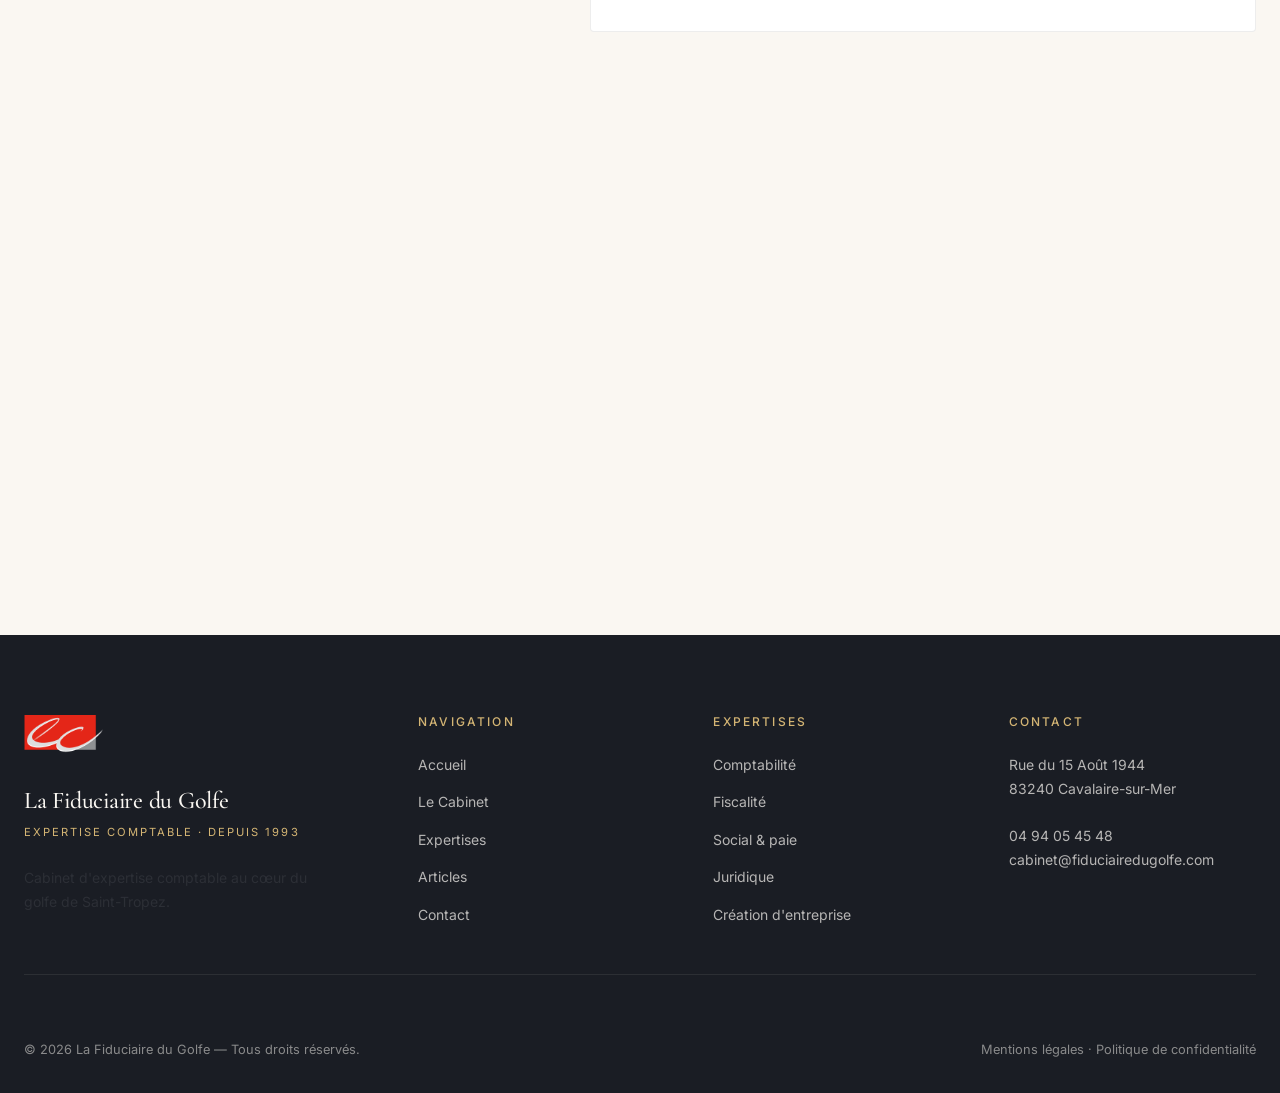
<file: contact.html>
<!doctype html>
<html lang="fr">
<head>
<meta charset="utf-8" />
<meta name="viewport" content="width=device-width, initial-scale=1, viewport-fit=cover" />
<meta name="theme-color" content="#6B0F1A" />

<title>Contact — La Fiduciaire du Golfe | Expert-comptable Cavalaire-sur-Mer</title>
<meta name="description" content="Contactez La Fiduciaire du Golfe : Rue du 15 Août 1944 à Cavalaire-sur-Mer, 04 94 05 45 48, cabinet@fiduciairedugolfe.com. Rendez-vous du lundi au vendredi." />
<meta name="keywords" content="contact expert-comptable Cavalaire, rendez-vous comptable Var, fiduciaire golfe Saint-Tropez contact" />
<meta name="robots" content="index, follow" />
<link rel="canonical" href="https://fiduciaire-du-golfe.fr/contact.html" />
<meta property="og:type" content="website" />
<meta property="og:title" content="Contact — La Fiduciaire du Golfe" />
<meta property="og:description" content="Prendre rendez-vous avec votre cabinet d'expertise comptable à Cavalaire-sur-Mer." />
<meta property="og:url" content="https://fiduciaire-du-golfe.fr/contact.html" />
<meta property="og:image" content="https://fiduciaire-du-golfe.fr/assets/images/logo.png" />

<link rel="icon" type="image/png" href="assets/images/logo.png" />
<link rel="preconnect" href="https://fonts.googleapis.com" />
<link rel="preconnect" href="https://fonts.gstatic.com" crossorigin />
<link rel="stylesheet" href="https://fonts.googleapis.com/css2?family=Cormorant+Garamond:ital,wght@0,400;0,500;0,600;1,400;1,500&family=Inter:wght@300;400;500;600&display=swap" />
<link rel="stylesheet" href="assets/css/style.css" />

<script type="application/ld+json">
{
  "@context": "https://schema.org",
  "@type": "ContactPage",
  "name": "Contact — La Fiduciaire du Golfe",
  "url": "https://fiduciaire-du-golfe.fr/contact.html",
  "mainEntity": {
    "@type": "AccountingService",
    "name": "La Fiduciaire du Golfe",
    "telephone": "+33494054548",
    "email": "cabinet@fiduciairedugolfe.com",
    "address": {
      "@type": "PostalAddress",
      "streetAddress": "Rue du 15 Août 1944",
      "addressLocality": "Cavalaire-sur-Mer",
      "postalCode": "83240",
      "addressCountry": "FR"
    }
  }
}
</script>
</head>
<body>

<header class="site-header">
  <div class="container">
    <nav class="nav" aria-label="Navigation principale">
      <a href="index.html" class="nav-brand">
        <img src="assets/images/logo.png" alt="Logo La Fiduciaire du Golfe" />
        <div class="nav-brand-text">
          <span class="name">La Fiduciaire du Golfe</span>
          <span class="tag">Expertise comptable · 1993</span>
        </div>
      </a>
      <ul class="nav-menu">
        <li><a href="index.html">Accueil</a></li>
        <li><a href="cabinet.html">Le Cabinet</a></li>
        <li><a href="services.html">Expertises</a></li>
        <li><a href="blog.html">Articles</a></li>
        <li><a href="contact.html">Contact</a></li>
      </ul>
      <div class="nav-cta">
        <a href="tel:+33494054548" class="nav-phone">
          <svg viewBox="0 0 24 24" fill="none" stroke="currentColor" stroke-width="2"><path d="M22 16.92v3a2 2 0 01-2.18 2 19.79 19.79 0 01-8.63-3.07 19.5 19.5 0 01-6-6 19.79 19.79 0 01-3.07-8.67A2 2 0 014.11 2h3a2 2 0 012 1.72 12.84 12.84 0 00.7 2.81 2 2 0 01-.45 2.11L8.09 9.91a16 16 0 006 6l1.27-1.27a2 2 0 012.11-.45 12.84 12.84 0 002.81.7A2 2 0 0122 16.92z"/></svg>
          04 94 05 45 48
        </a>
        <a href="contact.html" class="nav-pay">Prendre rendez-vous</a>
        <button class="nav-toggle" aria-label="Ouvrir le menu" aria-expanded="false"><span></span><span></span><span></span></button>
      </div>
    </nav>
  </div>
</header>

<main id="main">

<section class="page-header page-header--contact">
  <div class="container">
    <nav class="breadcrumbs reveal" aria-label="Fil d'Ariane">
      <a href="index.html">Accueil</a><span class="sep">/</span><span>Contact</span>
    </nav>
    <span class="eyebrow reveal">Échangeons</span>
    <h1 class="reveal reveal-delay-1" style="margin-top: 1.25rem;">Un cabinet, <span class="italic-accent">une équipe</span>, à votre écoute.</h1>
    <p class="lead reveal reveal-delay-2">Décrivez-nous votre projet ou votre situation : nous vous recontactons sous 24h ouvrées avec une première analyse.</p>
  </div>
</section>

<section class="section">
  <div class="container">
    <div class="contact-grid">

      <aside class="reveal">
        <span class="eyebrow">Coordonnées</span>
        <h2 style="margin: 1.25rem 0 2.5rem;">Comment nous joindre.</h2>

        <a href="https://maps.google.com/?q=Rue+du+15+Aout+1944+83240+Cavalaire-sur-Mer" target="_blank" rel="noopener" class="contact-info-block">
          <div class="icon"><svg viewBox="0 0 24 24" fill="none" stroke="currentColor" stroke-width="1.5"><path d="M21 10c0 7-9 13-9 13s-9-6-9-13a9 9 0 0118 0z"/><circle cx="12" cy="10" r="3"/></svg></div>
          <div><div class="lbl">Adresse</div><div class="val">Rue du 15 Août 1944<br/>83240 Cavalaire-sur-Mer</div></div>
        </a>

        <a href="tel:+33494054548" class="contact-info-block">
          <div class="icon"><svg viewBox="0 0 24 24" fill="none" stroke="currentColor" stroke-width="1.5"><path d="M22 16.92v3a2 2 0 01-2.18 2 19.79 19.79 0 01-8.63-3.07 19.5 19.5 0 01-6-6 19.79 19.79 0 01-3.07-8.67A2 2 0 014.11 2h3a2 2 0 012 1.72 12.84 12.84 0 00.7 2.81 2 2 0 01-.45 2.11L8.09 9.91a16 16 0 006 6l1.27-1.27a2 2 0 012.11-.45 12.84 12.84 0 002.81.7A2 2 0 0122 16.92z"/></svg></div>
          <div><div class="lbl">Téléphone</div><div class="val">04 94 05 45 48</div></div>
        </a>

        <a href="mailto:cabinet@fiduciairedugolfe.com" class="contact-info-block">
          <div class="icon"><svg viewBox="0 0 24 24" fill="none" stroke="currentColor" stroke-width="1.5"><path d="M4 4h16c1.1 0 2 .9 2 2v12c0 1.1-.9 2-2 2H4c-1.1 0-2-.9-2-2V6c0-1.1.9-2 2-2z"/><polyline points="22,6 12,13 2,6"/></svg></div>
          <div><div class="lbl">E-mail</div><div class="val">cabinet@fiduciairedugolfe.com</div></div>
        </a>

        <div class="contact-info-block" style="cursor: default;">
          <div class="icon"><svg viewBox="0 0 24 24" fill="none" stroke="currentColor" stroke-width="1.5"><circle cx="12" cy="12" r="10"/><polyline points="12 6 12 12 16 14"/></svg></div>
          <div>
            <div class="lbl">Horaires</div>
            <div class="val">Sur rendez-vous<br/>du lundi au vendredi</div>
          </div>
        </div>
      </aside>

      <form class="contact-form reveal reveal-delay-1" novalidate>
        <span class="eyebrow">Formulaire</span>
        <h2 style="margin: 1.25rem 0 2rem;">Décrivez-nous votre besoin.</h2>

        <div class="form-success" role="status" aria-live="polite"></div>
        <div class="form-error" role="alert"></div>

        <div class="form-row">
          <div class="form-group">
            <label for="name">Nom complet *</label>
            <input type="text" id="name" name="name" required autocomplete="name" />
          </div>
          <div class="form-group">
            <label for="company">Société (facultatif)</label>
            <input type="text" id="company" name="company" autocomplete="organization" />
          </div>
        </div>

        <div class="form-row">
          <div class="form-group">
            <label for="email">E-mail *</label>
            <input type="email" id="email" name="email" required autocomplete="email" />
          </div>
          <div class="form-group">
            <label for="phone">Téléphone</label>
            <input type="tel" id="phone" name="phone" autocomplete="tel" />
          </div>
        </div>

        <div class="form-group">
          <label for="subject">Votre besoin *</label>
          <select id="subject" name="subject" required>
            <option value="">— Sélectionner —</option>
            <option value="comptabilite">Comptabilité</option>
            <option value="fiscalite">Fiscalité (entreprise ou particulier)</option>
            <option value="social">Social &amp; paie</option>
            <option value="juridique">Juridique</option>
            <option value="creation">Création d'entreprise</option>
            <option value="autre">Autre / Information générale</option>
          </select>
        </div>

        <div class="form-group">
          <label for="message">Message *</label>
          <textarea id="message" name="message" required placeholder="Décrivez votre projet, votre activité, vos questions principales…"></textarea>
        </div>

        <label class="form-checkbox">
          <input type="checkbox" name="consent" required />
          <span>J'accepte que mes données soient utilisées pour traiter ma demande, conformément à la <a href="mentions-legales.html#confidentialite" class="link-underline">politique de confidentialité</a>. *</span>
        </label>

        <button type="submit" class="btn btn-primary">
          Envoyer ma demande
          <span class="arrow">→</span>
        </button>
      </form>

    </div>
  </div>
</section>

<section class="map-section">
  <iframe class="map-frame"
    src="https://www.openstreetmap.org/export/embed.html?bbox=6.527%2C43.168%2C6.537%2C43.174&amp;layer=mapnik&amp;marker=43.171%2C6.532"
    title="Localisation du cabinet à Cavalaire-sur-Mer"
    loading="lazy"
    referrerpolicy="no-referrer-when-downgrade"></iframe>
</section>

</main>

<footer class="site-footer">
  <div class="container">
    <div class="footer-grid">
      <div class="footer-brand">
        <img src="assets/images/logo.png" alt="Logo La Fiduciaire du Golfe" />
        <h3>La Fiduciaire du Golfe</h3>
        <div class="tag">Expertise comptable · Depuis 1993</div>
        <p>Cabinet d'expertise comptable au cœur du golfe de Saint-Tropez.</p>
      </div>
      <div class="footer-col">
        <h4>Navigation</h4>
        <ul>
          <li><a href="index.html">Accueil</a></li>
          <li><a href="cabinet.html">Le Cabinet</a></li>
          <li><a href="services.html">Expertises</a></li>
          <li><a href="blog.html">Articles</a></li>
          <li><a href="contact.html">Contact</a></li>
        </ul>
      </div>
      <div class="footer-col">
        <h4>Expertises</h4>
        <ul>
          <li><a href="services.html#comptabilite">Comptabilité</a></li>
          <li><a href="services.html#fiscalite">Fiscalité</a></li>
          <li><a href="services.html#social">Social &amp; paie</a></li>
          <li><a href="services.html#juridique">Juridique</a></li>
          <li><a href="services.html#creation">Création d'entreprise</a></li>
        </ul>
      </div>
      <div class="footer-col">
        <h4>Contact</h4>
        <address>
          Rue du 15 Août 1944<br/>83240 Cavalaire-sur-Mer<br/><br/>
          <a href="tel:+33494054548">04 94 05 45 48</a><br/>
          <a href="mailto:cabinet@fiduciairedugolfe.com">cabinet@fiduciairedugolfe.com</a>
        </address>
      </div>
    </div>
    <div class="footer-bottom">
      <div>© <span id="current-year">2025</span> La Fiduciaire du Golfe — Tous droits réservés.</div>
      <div><a href="mentions-legales.html">Mentions légales</a> · <a href="mentions-legales.html#confidentialite">Politique de confidentialité</a></div>
    </div>
  </div>
</footer>

<script src="assets/js/main.js" defer></script>
</body>
</html>
</file>
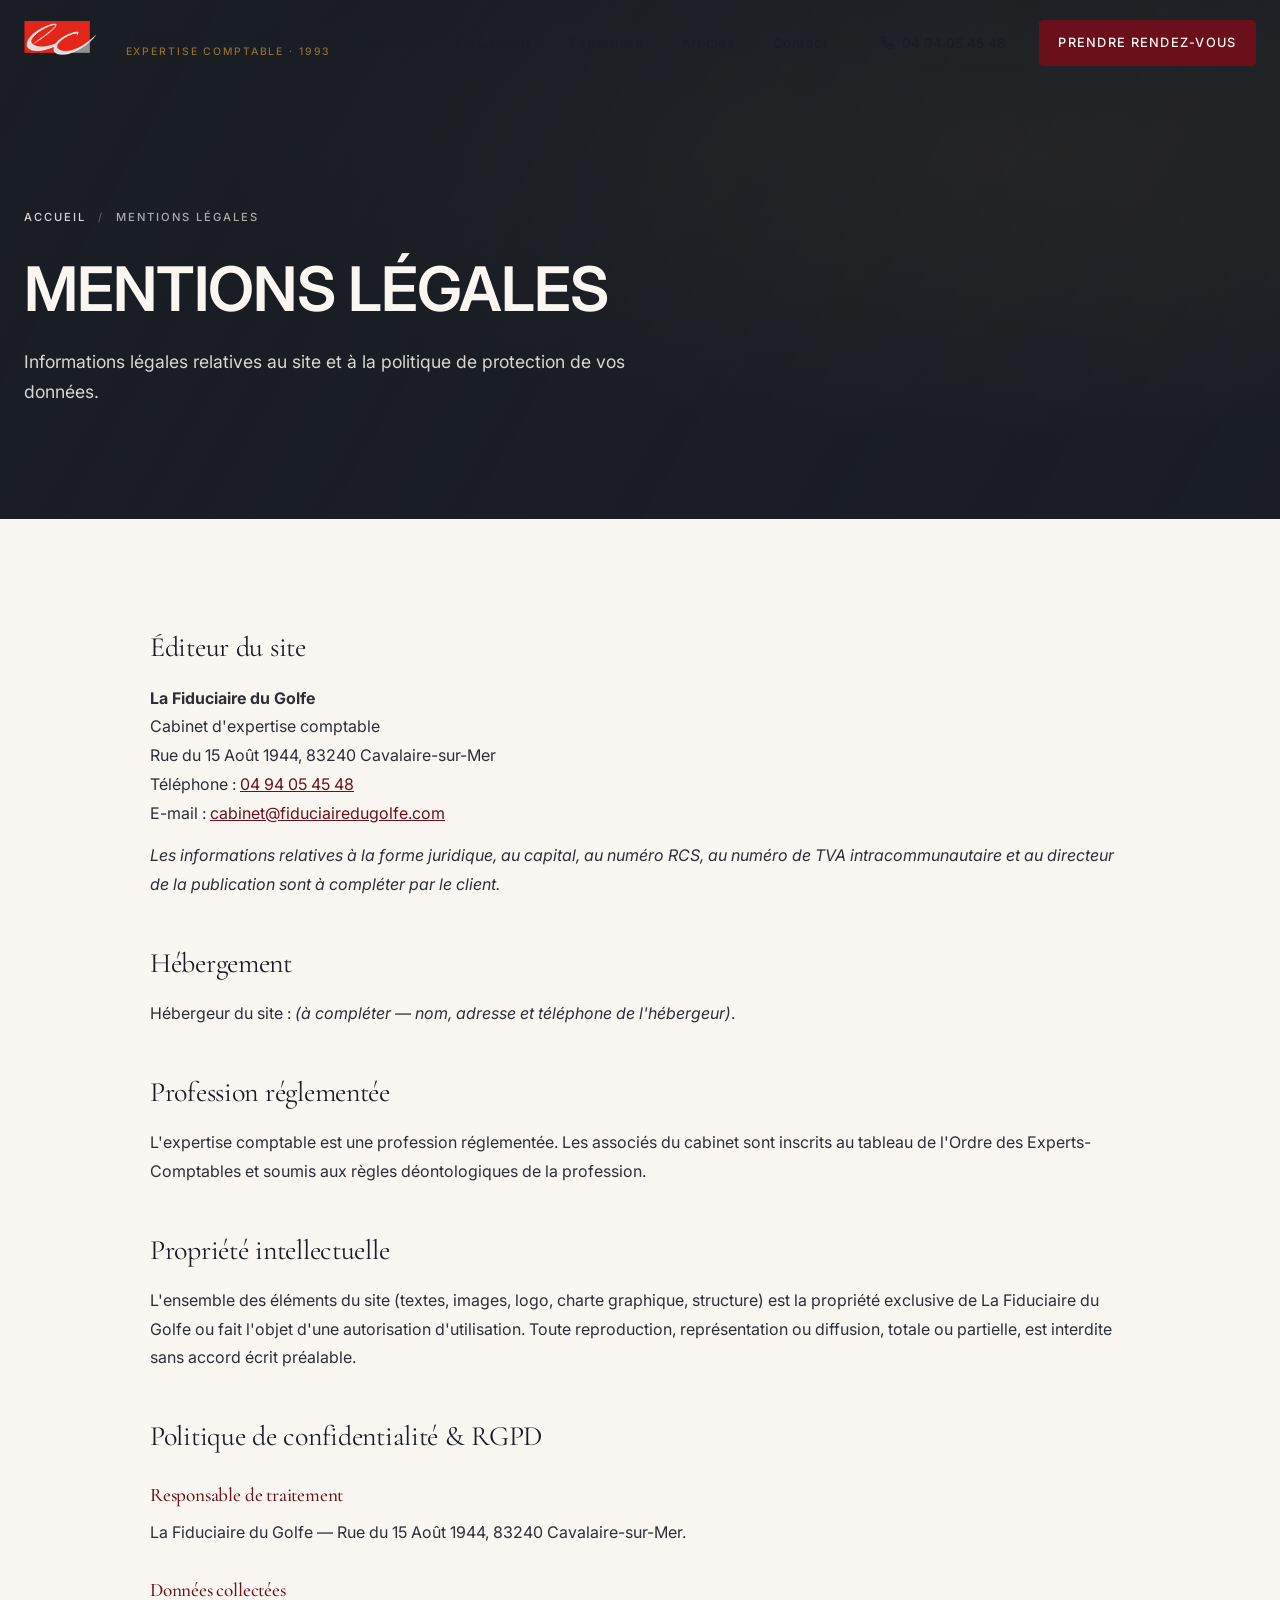
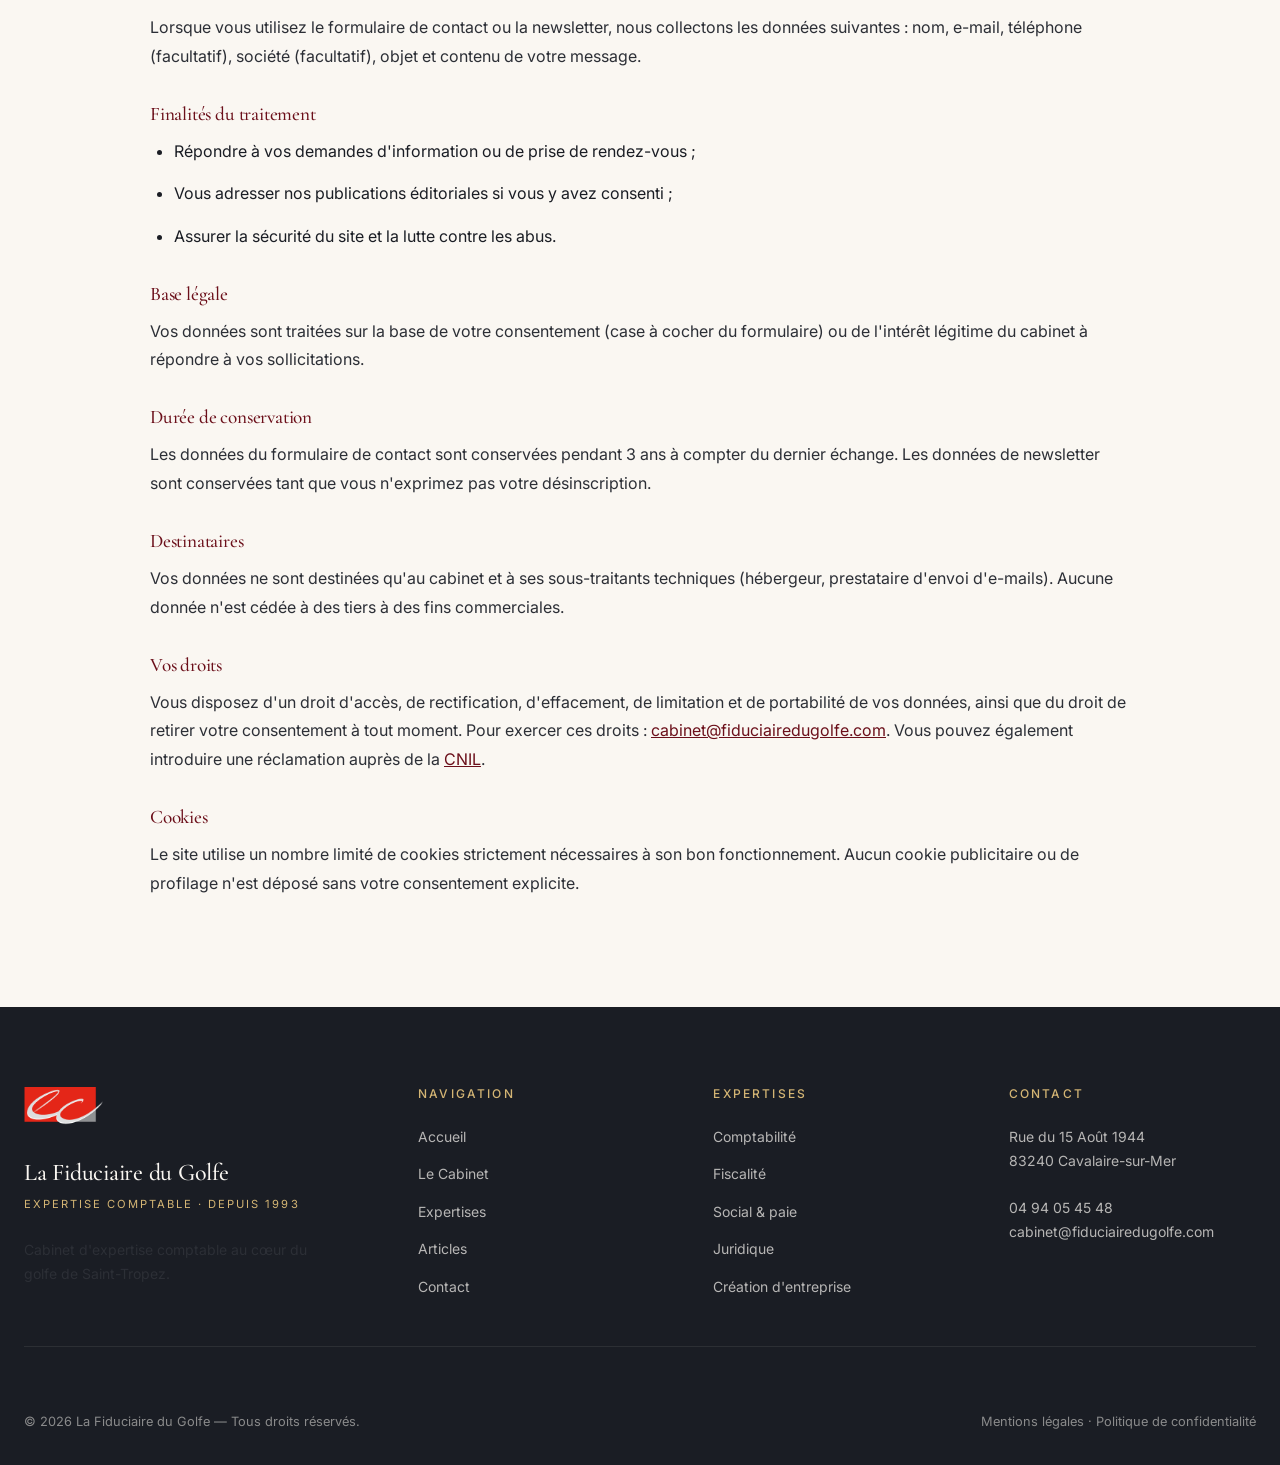
<file: mentions-legales.html>
<!doctype html>
<html lang="fr">
<head>
<meta charset="utf-8" />
<meta name="viewport" content="width=device-width, initial-scale=1, viewport-fit=cover" />
<meta name="theme-color" content="#6B0F1A" />

<title>Mentions légales — La Fiduciaire du Golfe</title>
<meta name="description" content="Mentions légales et politique de confidentialité de La Fiduciaire du Golfe, cabinet d'expertise comptable à Cavalaire-sur-Mer." />
<meta name="robots" content="index, follow" />
<link rel="canonical" href="https://fiduciaire-du-golfe.fr/mentions-legales.html" />

<link rel="icon" type="image/png" href="assets/images/logo.png" />
<link rel="preconnect" href="https://fonts.googleapis.com" />
<link rel="preconnect" href="https://fonts.gstatic.com" crossorigin />
<link rel="stylesheet" href="https://fonts.googleapis.com/css2?family=Cormorant+Garamond:ital,wght@0,400;0,500;0,600;1,400;1,500&family=Inter:wght@300;400;500;600&display=swap" />
<link rel="stylesheet" href="assets/css/style.css" />

<style>
  .legal { padding: 4rem 0 6rem; }
  .legal h2 { margin: 3rem 0 1.25rem; font-size: 1.75rem; }
  .legal h3 { margin: 2rem 0 0.75rem; font-size: 1.2rem; color: var(--color-burgundy); }
  .legal p, .legal li { margin-bottom: 0.85rem; line-height: 1.8; }
  .legal ul { padding-left: 1.5rem; }
  .legal a { color: var(--color-burgundy); text-decoration: underline; }
</style>
</head>
<body>

<header class="site-header">
  <div class="container">
    <nav class="nav" aria-label="Navigation principale">
      <a href="index.html" class="nav-brand">
        <img src="assets/images/logo.png" alt="Logo La Fiduciaire du Golfe" />
        <div class="nav-brand-text">
          <span class="name">La Fiduciaire du Golfe</span>
          <span class="tag">Expertise comptable · 1993</span>
        </div>
      </a>
      <ul class="nav-menu">
        <li><a href="index.html">Accueil</a></li>
        <li><a href="cabinet.html">Le Cabinet</a></li>
        <li><a href="services.html">Expertises</a></li>
        <li><a href="blog.html">Articles</a></li>
        <li><a href="contact.html">Contact</a></li>
      </ul>
      <div class="nav-cta">
        <a href="tel:+33494054548" class="nav-phone">
          <svg viewBox="0 0 24 24" fill="none" stroke="currentColor" stroke-width="2"><path d="M22 16.92v3a2 2 0 01-2.18 2 19.79 19.79 0 01-8.63-3.07 19.5 19.5 0 01-6-6 19.79 19.79 0 01-3.07-8.67A2 2 0 014.11 2h3a2 2 0 012 1.72 12.84 12.84 0 00.7 2.81 2 2 0 01-.45 2.11L8.09 9.91a16 16 0 006 6l1.27-1.27a2 2 0 012.11-.45 12.84 12.84 0 002.81.7A2 2 0 0122 16.92z"/></svg>
          04 94 05 45 48
        </a>
        <a href="contact.html" class="nav-pay">Prendre rendez-vous</a>
        <button class="nav-toggle" aria-label="Ouvrir le menu" aria-expanded="false"><span></span><span></span><span></span></button>
      </div>
    </nav>
  </div>
</header>

<main id="main">

<section class="page-header">
  <div class="container">
    <nav class="breadcrumbs reveal" aria-label="Fil d'Ariane">
      <a href="index.html">Accueil</a><span class="sep">/</span><span>Mentions légales</span>
    </nav>
    <h1 class="reveal reveal-delay-1" style="margin-top: 1.25rem;">Mentions légales</h1>
    <p class="lead reveal reveal-delay-2">Informations légales relatives au site et à la politique de protection de vos données.</p>
  </div>
</section>

<section class="container container-narrow legal">

  <h2>Éditeur du site</h2>
  <p>
    <strong>La Fiduciaire du Golfe</strong><br/>
    Cabinet d'expertise comptable<br/>
    Rue du 15 Août 1944, 83240 Cavalaire-sur-Mer<br/>
    Téléphone : <a href="tel:+33494054548">04 94 05 45 48</a><br/>
    E-mail : <a href="mailto:cabinet@fiduciairedugolfe.com">cabinet@fiduciairedugolfe.com</a>
  </p>
  <p><em>Les informations relatives à la forme juridique, au capital, au numéro RCS, au numéro de TVA intracommunautaire et au directeur de la publication sont à compléter par le client.</em></p>

  <h2>Hébergement</h2>
  <p>Hébergeur du site : <em>(à compléter — nom, adresse et téléphone de l'hébergeur)</em>.</p>

  <h2>Profession réglementée</h2>
  <p>L'expertise comptable est une profession réglementée. Les associés du cabinet sont inscrits au tableau de l'Ordre des Experts-Comptables et soumis aux règles déontologiques de la profession.</p>

  <h2>Propriété intellectuelle</h2>
  <p>L'ensemble des éléments du site (textes, images, logo, charte graphique, structure) est la propriété exclusive de La Fiduciaire du Golfe ou fait l'objet d'une autorisation d'utilisation. Toute reproduction, représentation ou diffusion, totale ou partielle, est interdite sans accord écrit préalable.</p>

  <h2 id="confidentialite">Politique de confidentialité &amp; RGPD</h2>

  <h3>Responsable de traitement</h3>
  <p>La Fiduciaire du Golfe — Rue du 15 Août 1944, 83240 Cavalaire-sur-Mer.</p>

  <h3>Données collectées</h3>
  <p>Lorsque vous utilisez le formulaire de contact ou la newsletter, nous collectons les données suivantes : nom, e-mail, téléphone (facultatif), société (facultatif), objet et contenu de votre message.</p>

  <h3>Finalités du traitement</h3>
  <ul>
    <li>Répondre à vos demandes d'information ou de prise de rendez-vous ;</li>
    <li>Vous adresser nos publications éditoriales si vous y avez consenti ;</li>
    <li>Assurer la sécurité du site et la lutte contre les abus.</li>
  </ul>

  <h3>Base légale</h3>
  <p>Vos données sont traitées sur la base de votre consentement (case à cocher du formulaire) ou de l'intérêt légitime du cabinet à répondre à vos sollicitations.</p>

  <h3>Durée de conservation</h3>
  <p>Les données du formulaire de contact sont conservées pendant 3 ans à compter du dernier échange. Les données de newsletter sont conservées tant que vous n'exprimez pas votre désinscription.</p>

  <h3>Destinataires</h3>
  <p>Vos données ne sont destinées qu'au cabinet et à ses sous-traitants techniques (hébergeur, prestataire d'envoi d'e-mails). Aucune donnée n'est cédée à des tiers à des fins commerciales.</p>

  <h3>Vos droits</h3>
  <p>Vous disposez d'un droit d'accès, de rectification, d'effacement, de limitation et de portabilité de vos données, ainsi que du droit de retirer votre consentement à tout moment. Pour exercer ces droits : <a href="mailto:cabinet@fiduciairedugolfe.com">cabinet@fiduciairedugolfe.com</a>. Vous pouvez également introduire une réclamation auprès de la <a href="https://www.cnil.fr/" target="_blank" rel="noopener">CNIL</a>.</p>

  <h3>Cookies</h3>
  <p>Le site utilise un nombre limité de cookies strictement nécessaires à son bon fonctionnement. Aucun cookie publicitaire ou de profilage n'est déposé sans votre consentement explicite.</p>

</section>

</main>

<footer class="site-footer">
  <div class="container">
    <div class="footer-grid">
      <div class="footer-brand">
        <img src="assets/images/logo.png" alt="Logo La Fiduciaire du Golfe" />
        <h3>La Fiduciaire du Golfe</h3>
        <div class="tag">Expertise comptable · Depuis 1993</div>
        <p>Cabinet d'expertise comptable au cœur du golfe de Saint-Tropez.</p>
      </div>
      <div class="footer-col">
        <h4>Navigation</h4>
        <ul>
          <li><a href="index.html">Accueil</a></li>
          <li><a href="cabinet.html">Le Cabinet</a></li>
          <li><a href="services.html">Expertises</a></li>
          <li><a href="blog.html">Articles</a></li>
          <li><a href="contact.html">Contact</a></li>
        </ul>
      </div>
      <div class="footer-col">
        <h4>Expertises</h4>
        <ul>
          <li><a href="services.html#comptabilite">Comptabilité</a></li>
          <li><a href="services.html#fiscalite">Fiscalité</a></li>
          <li><a href="services.html#social">Social &amp; paie</a></li>
          <li><a href="services.html#juridique">Juridique</a></li>
          <li><a href="services.html#creation">Création d'entreprise</a></li>
        </ul>
      </div>
      <div class="footer-col">
        <h4>Contact</h4>
        <address>
          Rue du 15 Août 1944<br/>83240 Cavalaire-sur-Mer<br/><br/>
          <a href="tel:+33494054548">04 94 05 45 48</a><br/>
          <a href="mailto:cabinet@fiduciairedugolfe.com">cabinet@fiduciairedugolfe.com</a>
        </address>
      </div>
    </div>
    <div class="footer-bottom">
      <div>© <span id="current-year">2025</span> La Fiduciaire du Golfe — Tous droits réservés.</div>
      <div><a href="mentions-legales.html">Mentions légales</a> · <a href="mentions-legales.html#confidentialite">Politique de confidentialité</a></div>
    </div>
  </div>
</footer>

<script src="assets/js/main.js" defer></script>
</body>
</html>
</file>
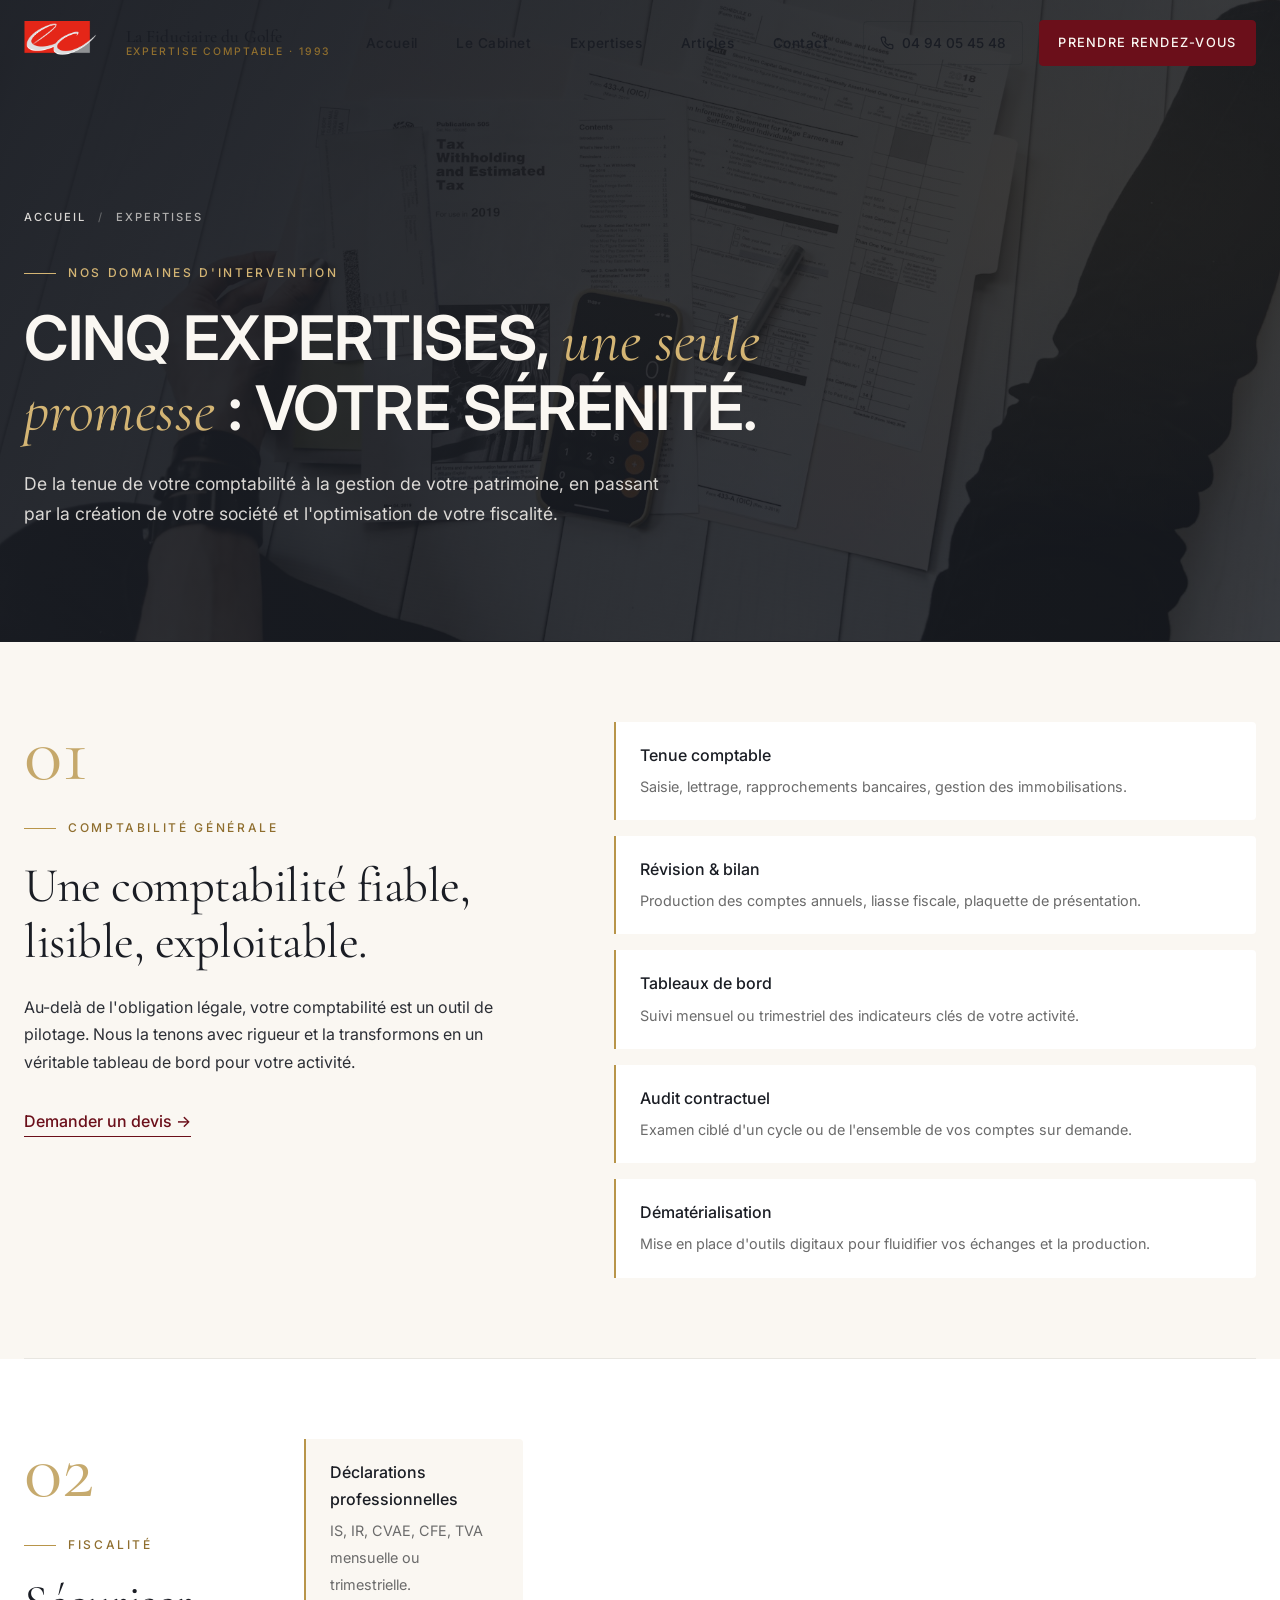
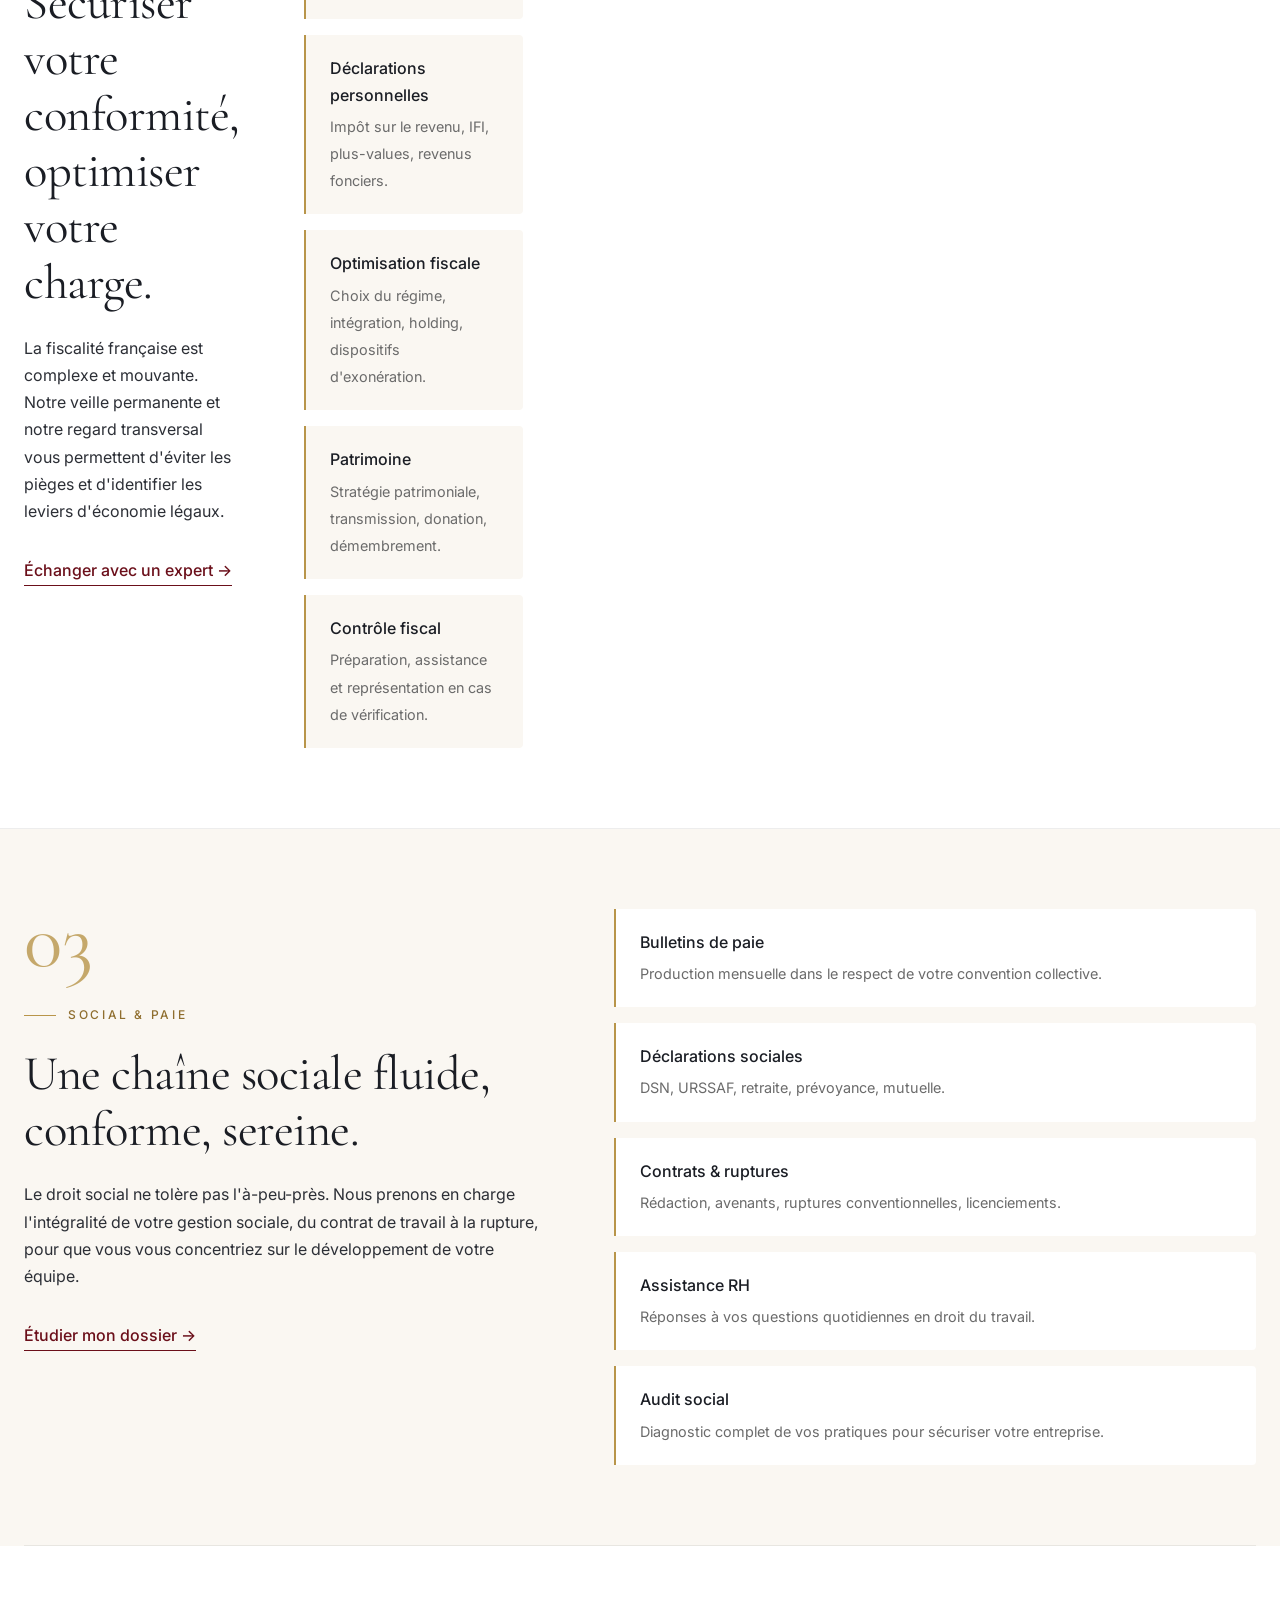
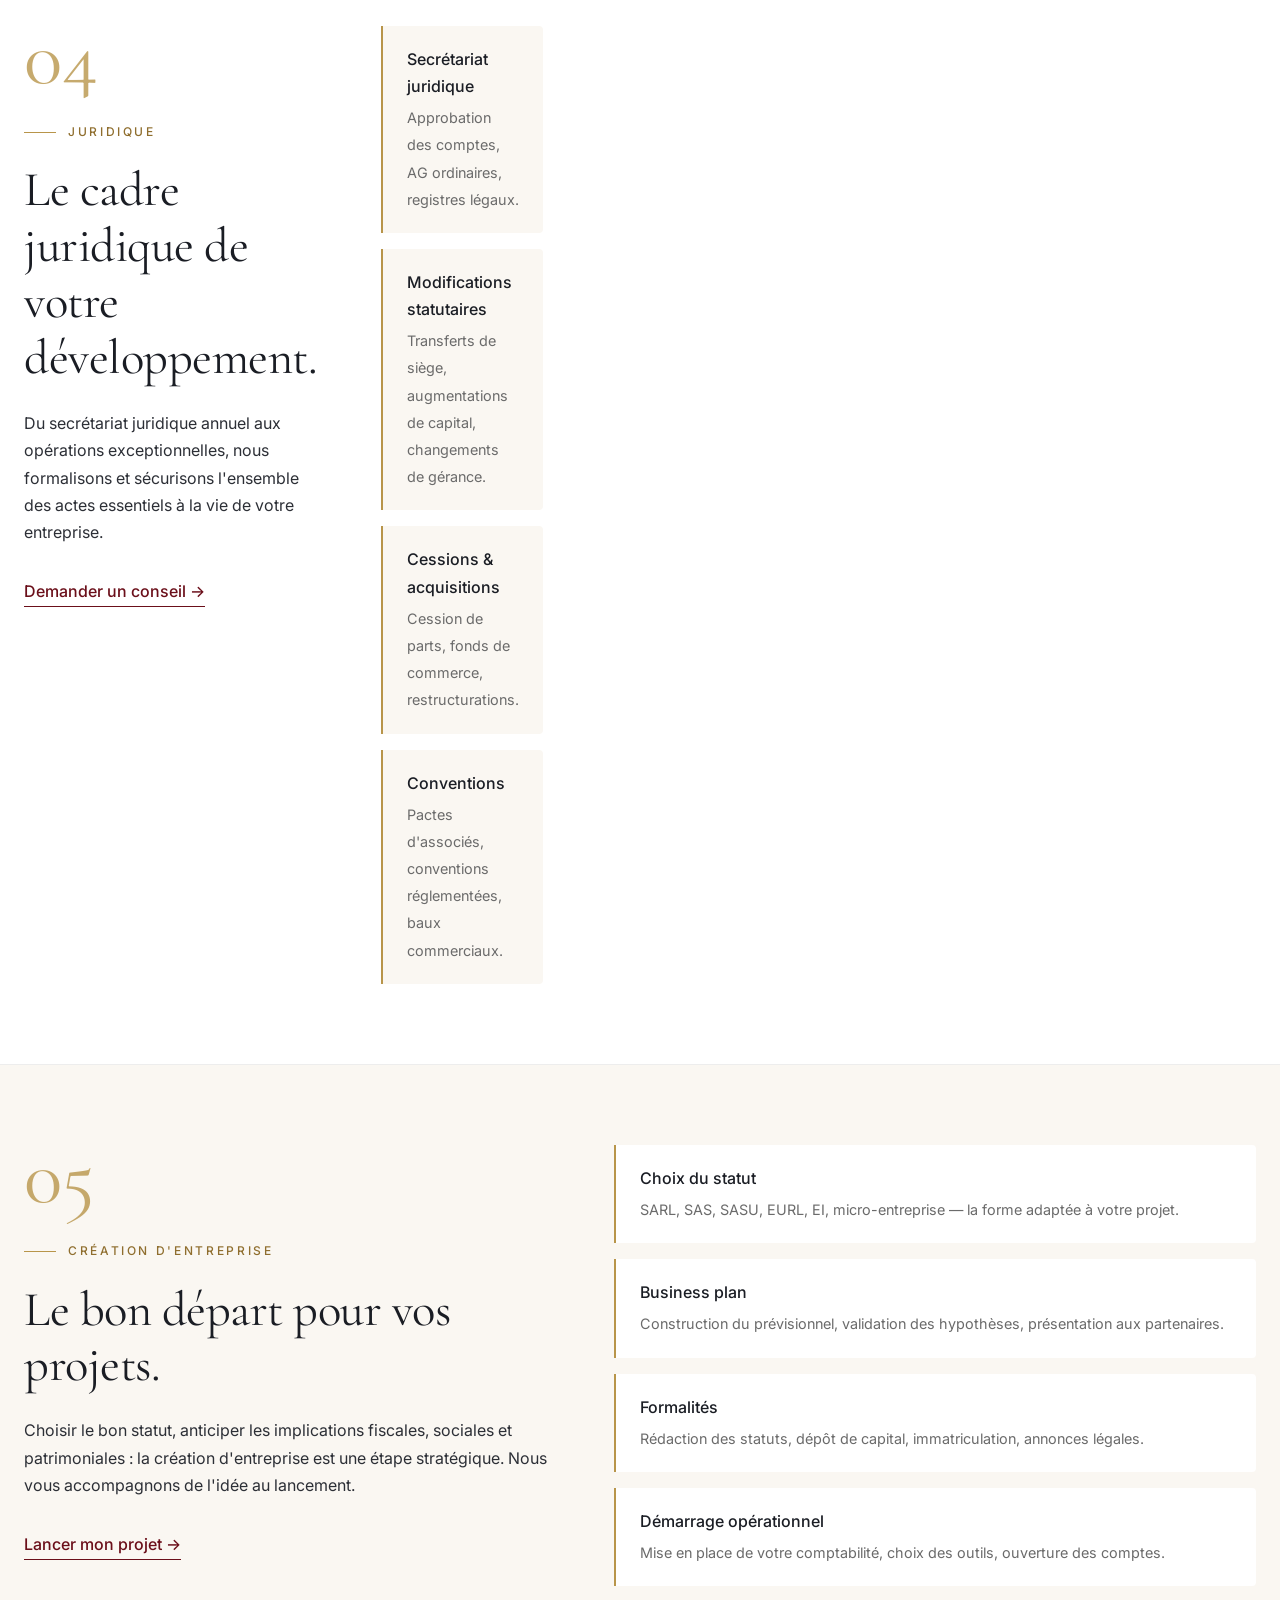
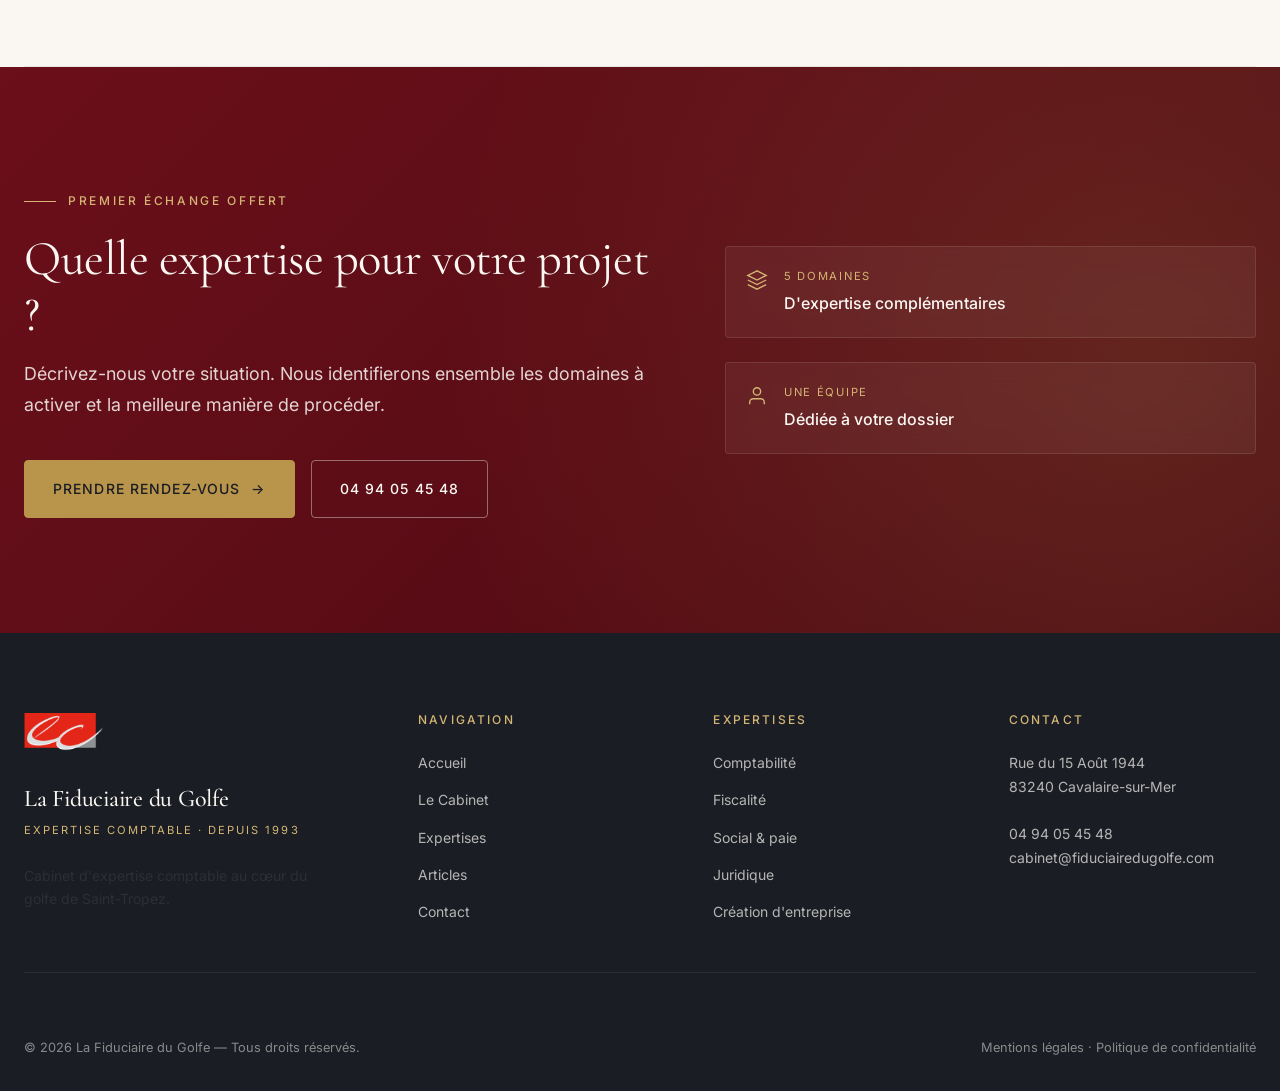
<file: services.html>
<!doctype html>
<html lang="fr">
<head>
<meta charset="utf-8" />
<meta name="viewport" content="width=device-width, initial-scale=1, viewport-fit=cover" />
<meta name="theme-color" content="#6B0F1A" />

<title>Nos Expertises — Comptabilité, Fiscalité, Juridique, Social | La Fiduciaire du Golfe</title>
<meta name="description" content="Découvrez les expertises de La Fiduciaire du Golfe : comptabilité, fiscalité, juridique, social, paie et création d'entreprise. Un accompagnement complet pour les TPE, PME et professions libérales du Var." />
<meta name="keywords" content="comptabilité Cavalaire, fiscalité Var, paie Saint-Tropez, juridique entreprise, création d'entreprise Var, IFI, déclaration impôts" />
<meta name="robots" content="index, follow" />
<link rel="canonical" href="https://fiduciaire-du-golfe.fr/services.html" />
<meta property="og:type" content="website" />
<meta property="og:title" content="Nos Expertises — La Fiduciaire du Golfe" />
<meta property="og:description" content="Comptabilité, fiscalité, juridique, social — un accompagnement à 360° pour votre activité." />
<meta property="og:url" content="https://fiduciaire-du-golfe.fr/services.html" />
<meta property="og:image" content="https://fiduciaire-du-golfe.fr/assets/images/logo.png" />

<link rel="icon" type="image/png" href="assets/images/logo.png" />
<link rel="preconnect" href="https://fonts.googleapis.com" />
<link rel="preconnect" href="https://fonts.gstatic.com" crossorigin />
<link rel="stylesheet" href="https://fonts.googleapis.com/css2?family=Cormorant+Garamond:ital,wght@0,400;0,500;0,600;1,400;1,500&family=Inter:wght@300;400;500;600&display=swap" />
<link rel="stylesheet" href="assets/css/style.css" />

<script type="application/ld+json">
{
  "@context": "https://schema.org",
  "@type": "ItemList",
  "itemListElement": [
    { "@type": "Service", "position": 1, "name": "Comptabilité", "description": "Tenue, révision et présentation des comptes annuels." },
    { "@type": "Service", "position": 2, "name": "Fiscalité", "description": "Optimisation, déclarations et veille fiscale pour entreprises et particuliers." },
    { "@type": "Service", "position": 3, "name": "Social & paie", "description": "Bulletins de salaires, déclarations sociales et gestion RH." },
    { "@type": "Service", "position": 4, "name": "Juridique", "description": "Création d'entreprise, statuts, secrétariat juridique et opérations exceptionnelles." }
  ]
}
</script>
</head>
<body>

<header class="site-header">
  <div class="container">
    <nav class="nav" aria-label="Navigation principale">
      <a href="index.html" class="nav-brand">
        <img src="assets/images/logo.png" alt="Logo La Fiduciaire du Golfe" />
        <div class="nav-brand-text">
          <span class="name">La Fiduciaire du Golfe</span>
          <span class="tag">Expertise comptable · 1993</span>
        </div>
      </a>
      <ul class="nav-menu">
        <li><a href="index.html">Accueil</a></li>
        <li><a href="cabinet.html">Le Cabinet</a></li>
        <li><a href="services.html">Expertises</a></li>
        <li><a href="blog.html">Articles</a></li>
        <li><a href="contact.html">Contact</a></li>
      </ul>
      <div class="nav-cta">
        <a href="tel:+33494054548" class="nav-phone">
          <svg viewBox="0 0 24 24" fill="none" stroke="currentColor" stroke-width="2"><path d="M22 16.92v3a2 2 0 01-2.18 2 19.79 19.79 0 01-8.63-3.07 19.5 19.5 0 01-6-6 19.79 19.79 0 01-3.07-8.67A2 2 0 014.11 2h3a2 2 0 012 1.72 12.84 12.84 0 00.7 2.81 2 2 0 01-.45 2.11L8.09 9.91a16 16 0 006 6l1.27-1.27a2 2 0 012.11-.45 12.84 12.84 0 002.81.7A2 2 0 0122 16.92z"/></svg>
          04 94 05 45 48
        </a>
        <a href="contact.html" class="nav-pay">Prendre rendez-vous</a>
        <button class="nav-toggle" aria-label="Ouvrir le menu" aria-expanded="false"><span></span><span></span><span></span></button>
      </div>
    </nav>
  </div>
</header>

<main id="main">

<section class="page-header page-header--services">
  <div class="container">
    <nav class="breadcrumbs reveal" aria-label="Fil d'Ariane">
      <a href="index.html">Accueil</a><span class="sep">/</span><span>Expertises</span>
    </nav>
    <span class="eyebrow reveal">Nos domaines d'intervention</span>
    <h1 class="reveal reveal-delay-1" style="margin-top: 1.25rem;">Cinq expertises, <span class="italic-accent">une seule promesse</span> : votre sérénité.</h1>
    <p class="lead reveal reveal-delay-2">De la tenue de votre comptabilité à la gestion de votre patrimoine, en passant par la création de votre société et l'optimisation de votre fiscalité.</p>
  </div>
</section>

<!-- 01 — Comptabilité -->
<section id="comptabilite" class="container service-detail reveal">
  <div>
    <div class="service-detail-num">01</div>
    <span class="eyebrow">Comptabilité générale</span>
    <h2 style="margin: 1.25rem 0 1.5rem;">Une comptabilité fiable, lisible, exploitable.</h2>
    <p>Au-delà de l'obligation légale, votre comptabilité est un outil de pilotage. Nous la tenons avec rigueur et la transformons en un véritable tableau de bord pour votre activité.</p>
    <div style="margin-top: 2rem;"><a href="contact.html" class="link-underline">Demander un devis →</a></div>
  </div>
  <div class="service-detail-title">
    <ul class="service-detail-list">
      <li><div><span class="label">Tenue comptable</span><span class="desc">Saisie, lettrage, rapprochements bancaires, gestion des immobilisations.</span></div></li>
      <li><div><span class="label">Révision &amp; bilan</span><span class="desc">Production des comptes annuels, liasse fiscale, plaquette de présentation.</span></div></li>
      <li><div><span class="label">Tableaux de bord</span><span class="desc">Suivi mensuel ou trimestriel des indicateurs clés de votre activité.</span></div></li>
      <li><div><span class="label">Audit contractuel</span><span class="desc">Examen ciblé d'un cycle ou de l'ensemble de vos comptes sur demande.</span></div></li>
      <li><div><span class="label">Dématérialisation</span><span class="desc">Mise en place d'outils digitaux pour fluidifier vos échanges et la production.</span></div></li>
    </ul>
  </div>
</section>

<!-- 02 — Fiscalité -->
<section id="fiscalite" class="service-detail alt reveal">
  <div class="container service-detail" style="padding: 0;">
    <div>
      <div class="service-detail-num">02</div>
      <span class="eyebrow">Fiscalité</span>
      <h2 style="margin: 1.25rem 0 1.5rem;">Sécuriser votre conformité, optimiser votre charge.</h2>
      <p>La fiscalité française est complexe et mouvante. Notre veille permanente et notre regard transversal vous permettent d'éviter les pièges et d'identifier les leviers d'économie légaux.</p>
      <div style="margin-top: 2rem;"><a href="contact.html" class="link-underline">Échanger avec un expert →</a></div>
    </div>
    <div class="service-detail-title">
      <ul class="service-detail-list">
        <li><div><span class="label">Déclarations professionnelles</span><span class="desc">IS, IR, CVAE, CFE, TVA mensuelle ou trimestrielle.</span></div></li>
        <li><div><span class="label">Déclarations personnelles</span><span class="desc">Impôt sur le revenu, IFI, plus-values, revenus fonciers.</span></div></li>
        <li><div><span class="label">Optimisation fiscale</span><span class="desc">Choix du régime, intégration, holding, dispositifs d'exonération.</span></div></li>
        <li><div><span class="label">Patrimoine</span><span class="desc">Stratégie patrimoniale, transmission, donation, démembrement.</span></div></li>
        <li><div><span class="label">Contrôle fiscal</span><span class="desc">Préparation, assistance et représentation en cas de vérification.</span></div></li>
      </ul>
    </div>
  </div>
</section>

<!-- 03 — Social & paie -->
<section id="social" class="container service-detail reveal">
  <div>
    <div class="service-detail-num">03</div>
    <span class="eyebrow">Social &amp; paie</span>
    <h2 style="margin: 1.25rem 0 1.5rem;">Une chaîne sociale fluide, conforme, sereine.</h2>
    <p>Le droit social ne tolère pas l'à-peu-près. Nous prenons en charge l'intégralité de votre gestion sociale, du contrat de travail à la rupture, pour que vous vous concentriez sur le développement de votre équipe.</p>
    <div style="margin-top: 2rem;"><a href="contact.html" class="link-underline">Étudier mon dossier →</a></div>
  </div>
  <div class="service-detail-title">
    <ul class="service-detail-list">
      <li><div><span class="label">Bulletins de paie</span><span class="desc">Production mensuelle dans le respect de votre convention collective.</span></div></li>
      <li><div><span class="label">Déclarations sociales</span><span class="desc">DSN, URSSAF, retraite, prévoyance, mutuelle.</span></div></li>
      <li><div><span class="label">Contrats &amp; ruptures</span><span class="desc">Rédaction, avenants, ruptures conventionnelles, licenciements.</span></div></li>
      <li><div><span class="label">Assistance RH</span><span class="desc">Réponses à vos questions quotidiennes en droit du travail.</span></div></li>
      <li><div><span class="label">Audit social</span><span class="desc">Diagnostic complet de vos pratiques pour sécuriser votre entreprise.</span></div></li>
    </ul>
  </div>
</section>

<!-- 04 — Juridique -->
<section id="juridique" class="service-detail alt reveal">
  <div class="container service-detail" style="padding: 0;">
    <div>
      <div class="service-detail-num">04</div>
      <span class="eyebrow">Juridique</span>
      <h2 style="margin: 1.25rem 0 1.5rem;">Le cadre juridique de votre développement.</h2>
      <p>Du secrétariat juridique annuel aux opérations exceptionnelles, nous formalisons et sécurisons l'ensemble des actes essentiels à la vie de votre entreprise.</p>
      <div style="margin-top: 2rem;"><a href="contact.html" class="link-underline">Demander un conseil →</a></div>
    </div>
    <div class="service-detail-title">
      <ul class="service-detail-list">
        <li><div><span class="label">Secrétariat juridique</span><span class="desc">Approbation des comptes, AG ordinaires, registres légaux.</span></div></li>
        <li><div><span class="label">Modifications statutaires</span><span class="desc">Transferts de siège, augmentations de capital, changements de gérance.</span></div></li>
        <li><div><span class="label">Cessions &amp; acquisitions</span><span class="desc">Cession de parts, fonds de commerce, restructurations.</span></div></li>
        <li><div><span class="label">Conventions</span><span class="desc">Pactes d'associés, conventions réglementées, baux commerciaux.</span></div></li>
      </ul>
    </div>
  </div>
</section>

<!-- 05 — Création -->
<section id="creation" class="container service-detail reveal">
  <div>
    <div class="service-detail-num">05</div>
    <span class="eyebrow">Création d'entreprise</span>
    <h2 style="margin: 1.25rem 0 1.5rem;">Le bon départ pour vos projets.</h2>
    <p>Choisir le bon statut, anticiper les implications fiscales, sociales et patrimoniales : la création d'entreprise est une étape stratégique. Nous vous accompagnons de l'idée au lancement.</p>
    <div style="margin-top: 2rem;"><a href="contact.html" class="link-underline">Lancer mon projet →</a></div>
  </div>
  <div class="service-detail-title">
    <ul class="service-detail-list">
      <li><div><span class="label">Choix du statut</span><span class="desc">SARL, SAS, SASU, EURL, EI, micro-entreprise — la forme adaptée à votre projet.</span></div></li>
      <li><div><span class="label">Business plan</span><span class="desc">Construction du prévisionnel, validation des hypothèses, présentation aux partenaires.</span></div></li>
      <li><div><span class="label">Formalités</span><span class="desc">Rédaction des statuts, dépôt de capital, immatriculation, annonces légales.</span></div></li>
      <li><div><span class="label">Démarrage opérationnel</span><span class="desc">Mise en place de votre comptabilité, choix des outils, ouverture des comptes.</span></div></li>
    </ul>
  </div>
</section>

<section class="section cta-band">
  <div class="container">
    <div class="cta-grid">
      <div class="reveal">
        <span class="eyebrow">Premier échange offert</span>
        <h2 style="margin-top: 1.25rem;">Quelle expertise pour votre projet ?</h2>
        <p class="lead">Décrivez-nous votre situation. Nous identifierons ensemble les domaines à activer et la meilleure manière de procéder.</p>
        <div class="hero-actions">
          <a href="contact.html" class="btn btn-primary">Prendre rendez-vous <span class="arrow">→</span></a>
          <a href="tel:+33494054548" class="btn btn-ghost">04 94 05 45 48</a>
        </div>
      </div>
      <div class="cta-info reveal reveal-delay-1">
        <div class="cta-info-block">
          <svg viewBox="0 0 24 24" fill="none" stroke="currentColor" stroke-width="1.5"><path d="M12 2L2 7l10 5 10-5-10-5z"/><path d="M2 17l10 5 10-5"/><path d="M2 12l10 5 10-5"/></svg>
          <div><div class="lbl">5 domaines</div><div class="val">D'expertise complémentaires</div></div>
        </div>
        <div class="cta-info-block">
          <svg viewBox="0 0 24 24" fill="none" stroke="currentColor" stroke-width="1.5"><path d="M20 21v-2a4 4 0 00-4-4H8a4 4 0 00-4 4v2"/><circle cx="12" cy="7" r="4"/></svg>
          <div><div class="lbl">Une équipe</div><div class="val">Dédiée à votre dossier</div></div>
        </div>
      </div>
    </div>
  </div>
</section>

</main>

<footer class="site-footer">
  <div class="container">
    <div class="footer-grid">
      <div class="footer-brand">
        <img src="assets/images/logo.png" alt="Logo La Fiduciaire du Golfe" />
        <h3>La Fiduciaire du Golfe</h3>
        <div class="tag">Expertise comptable · Depuis 1993</div>
        <p>Cabinet d'expertise comptable au cœur du golfe de Saint-Tropez.</p>
      </div>
      <div class="footer-col">
        <h4>Navigation</h4>
        <ul>
          <li><a href="index.html">Accueil</a></li>
          <li><a href="cabinet.html">Le Cabinet</a></li>
          <li><a href="services.html">Expertises</a></li>
          <li><a href="blog.html">Articles</a></li>
          <li><a href="contact.html">Contact</a></li>
        </ul>
      </div>
      <div class="footer-col">
        <h4>Expertises</h4>
        <ul>
          <li><a href="services.html#comptabilite">Comptabilité</a></li>
          <li><a href="services.html#fiscalite">Fiscalité</a></li>
          <li><a href="services.html#social">Social &amp; paie</a></li>
          <li><a href="services.html#juridique">Juridique</a></li>
          <li><a href="services.html#creation">Création d'entreprise</a></li>
        </ul>
      </div>
      <div class="footer-col">
        <h4>Contact</h4>
        <address>
          Rue du 15 Août 1944<br/>83240 Cavalaire-sur-Mer<br/><br/>
          <a href="tel:+33494054548">04 94 05 45 48</a><br/>
          <a href="mailto:cabinet@fiduciairedugolfe.com">cabinet@fiduciairedugolfe.com</a>
        </address>
      </div>
    </div>
    <div class="footer-bottom">
      <div>© <span id="current-year">2025</span> La Fiduciaire du Golfe — Tous droits réservés.</div>
      <div><a href="mentions-legales.html">Mentions légales</a> · <a href="mentions-legales.html#confidentialite">Politique de confidentialité</a></div>
    </div>
  </div>
</footer>

<script src="assets/js/main.js" defer></script>
</body>
</html>
</file>
<file: assets/css/style.css>
/* ============================================================
   FIDUCIAIRE DU GOLFE — Feuille de style principale
   Palette : Bordeaux / Or champagne / Graphite / Ivoire
   ============================================================ */

:root {
  /* Couleurs */
  --color-burgundy: #6B0F1A;
  --color-burgundy-deep: #4A0A12;
  --color-burgundy-soft: #8B1A28;
  --color-gold: #B8954A;
  --color-gold-light: #D4B574;
  --color-gold-deep: #8F6E2E;
  --color-graphite: #1A1D24;
  --color-charcoal: #2C2F36;
  --color-ivory: #FAF7F2;
  --color-ivory-warm: #F2EDE3;
  --color-cream: #FFFFFF;
  --color-muted: #6B6B6B;
  --color-line: rgba(26, 29, 36, 0.08);
  --color-line-strong: rgba(26, 29, 36, 0.15);

  /* Typographie */
  --font-display: 'Cormorant Garamond', 'Times New Roman', Georgia, serif;
  --font-body: 'Inter', -apple-system, BlinkMacSystemFont, 'Segoe UI', Roboto, sans-serif;

  /* Échelles */
  --container: 1240px;
  --container-narrow: 980px;
  --radius-sm: 4px;
  --radius-md: 8px;
  --radius-lg: 16px;

  /* Transitions */
  --ease: cubic-bezier(0.22, 1, 0.36, 1);
  --t-fast: 0.25s;
  --t-base: 0.45s;
  --t-slow: 0.8s;

  /* Ombres raffinées */
  --shadow-sm: 0 2px 12px rgba(26, 29, 36, 0.06);
  --shadow-md: 0 12px 40px rgba(26, 29, 36, 0.10);
  --shadow-lg: 0 30px 80px rgba(26, 29, 36, 0.16);
}

/* ============== Reset & base ============== */
*, *::before, *::after { box-sizing: border-box; }
* { margin: 0; padding: 0; }

html {
  scroll-behavior: smooth;
  -webkit-text-size-adjust: 100%;
}

html { overflow-x: clip; }
body {
  font-family: var(--font-body);
  font-size: 16px;
  line-height: 1.7;
  color: var(--color-graphite);
  background: var(--color-ivory);
  -webkit-font-smoothing: antialiased;
  -moz-osx-font-smoothing: grayscale;
  overflow-x: clip;
  width: 100%;
  max-width: 100vw;
}

img, svg, picture { display: block; max-width: 100%; height: auto; }

a {
  color: inherit;
  text-decoration: none;
  transition: color var(--t-fast) var(--ease);
}

button { font-family: inherit; cursor: pointer; border: none; background: none; }

::selection { background: var(--color-burgundy); color: var(--color-ivory); }

/* ============== Typographie ============== */
h1, h2, h3, h4, h5, h6 {
  font-family: var(--font-display);
  font-weight: 500;
  line-height: 1.15;
  letter-spacing: -0.01em;
  color: var(--color-graphite);
}

h1 { font-size: clamp(2.5rem, 5.5vw, 4.75rem); font-weight: 400; }
h2 { font-size: clamp(2rem, 3.8vw, 3.25rem); font-weight: 400; }
h3 { font-size: clamp(1.5rem, 2.2vw, 2rem); }
h4 { font-size: 1.25rem; font-weight: 500; }

p { color: var(--color-charcoal); }

.eyebrow {
  display: inline-flex;
  align-items: center;
  gap: 0.75rem;
  font-family: var(--font-body);
  font-size: 0.75rem;
  font-weight: 500;
  letter-spacing: 0.22em;
  text-transform: uppercase;
  color: var(--color-gold-deep);
}
.eyebrow::before {
  content: '';
  width: 32px;
  height: 1px;
  background: var(--color-gold);
}

.lead {
  font-size: clamp(1.05rem, 1.4vw, 1.2rem);
  line-height: 1.7;
  color: var(--color-charcoal);
  max-width: 60ch;
}

.italic-accent { font-family: var(--font-display); font-style: italic; color: var(--color-burgundy); }

/* ============== Layout helpers ============== */
.container { width: min(var(--container), 100% - 3rem); margin-inline: auto; }
.container-narrow { width: min(var(--container-narrow), 100% - 3rem); margin-inline: auto; }
.section { padding: clamp(4rem, 9vw, 8rem) 0; }
.section-tight { padding: clamp(3rem, 6vw, 5rem) 0; }
.grid { display: grid; gap: 2rem; }
.flex { display: flex; }
.text-center { text-align: center; }
.mx-auto { margin-inline: auto; }
.mb-sm { margin-bottom: 1rem; }
.mb-md { margin-bottom: 2rem; }
.mb-lg { margin-bottom: 4rem; }

/* ============== Boutons ============== */
.btn {
  display: inline-flex;
  align-items: center;
  gap: 0.7rem;
  padding: 1rem 1.75rem;
  font-family: var(--font-body);
  font-size: 0.875rem;
  font-weight: 500;
  letter-spacing: 0.08em;
  text-transform: uppercase;
  border-radius: var(--radius-sm);
  transition: all var(--t-base) var(--ease);
  cursor: pointer;
  position: relative;
  overflow: hidden;
}
.btn-primary {
  background: var(--color-burgundy);
  color: var(--color-ivory);
  border: 1px solid var(--color-burgundy);
}
.btn-primary:hover {
  background: var(--color-burgundy-deep);
  border-color: var(--color-burgundy-deep);
  transform: translateY(-2px);
  box-shadow: 0 12px 28px rgba(107, 15, 26, 0.28);
}
.btn-ghost {
  background: transparent;
  color: var(--color-graphite);
  border: 1px solid var(--color-line-strong);
}
.btn-ghost:hover {
  border-color: var(--color-graphite);
  background: var(--color-graphite);
  color: var(--color-ivory);
}
.btn-gold {
  background: transparent;
  color: var(--color-graphite);
  border: 1px solid var(--color-gold);
}
.btn-gold:hover {
  background: var(--color-gold);
  color: var(--color-graphite);
}
.btn .arrow { transition: transform var(--t-base) var(--ease); }
.btn:hover .arrow { transform: translateX(4px); }

/* Lien souligné élégant */
.link-underline {
  position: relative;
  display: inline-block;
  font-weight: 500;
  padding-bottom: 2px;
  color: var(--color-burgundy);
}
.link-underline::after {
  content: '';
  position: absolute;
  left: 0;
  bottom: 0;
  width: 100%;
  height: 1px;
  background: currentColor;
  transform-origin: right;
  transform: scaleX(1);
  transition: transform var(--t-base) var(--ease);
}
.link-underline:hover::after { transform-origin: left; transform: scaleX(0.4); }

/* ============== Header / Navigation ============== */
.site-header {
  position: fixed;
  top: 0;
  left: 0;
  right: 0;
  z-index: 100;
  padding: 1.25rem 0;
  background: rgba(250, 247, 242, 0.0);
  transition: all var(--t-base) var(--ease);
  border-bottom: 1px solid transparent;
}
.site-header.scrolled {
  background: rgba(250, 247, 242, 0.92);
  backdrop-filter: saturate(140%) blur(12px);
  -webkit-backdrop-filter: saturate(140%) blur(12px);
  border-bottom-color: var(--color-line);
  padding: 0.85rem 0;
  box-shadow: 0 4px 20px rgba(26, 29, 36, 0.04);
}

.nav {
  display: flex;
  align-items: center;
  justify-content: space-between;
  gap: 2rem;
}
.nav-brand {
  display: flex;
  align-items: center;
  gap: 0.85rem;
  flex-shrink: 0;
}
.nav-brand img { height: 44px; width: auto; transition: transform var(--t-base) var(--ease); }
.nav-brand:hover img { transform: scale(1.04); }
.nav-brand-text {
  display: flex;
  flex-direction: column;
  line-height: 1.05;
}
.nav-brand-text .name {
  font-family: var(--font-display);
  font-size: 1.1rem;
  font-weight: 500;
  color: var(--color-graphite);
  letter-spacing: 0.01em;
}
.nav-brand-text .tag {
  font-size: 0.65rem;
  font-weight: 500;
  letter-spacing: 0.18em;
  text-transform: uppercase;
  color: var(--color-gold-deep);
}

.nav-menu {
  display: flex;
  align-items: center;
  gap: 2.4rem;
  list-style: none;
}
.nav-menu a {
  font-size: 0.85rem;
  font-weight: 500;
  letter-spacing: 0.04em;
  color: var(--color-graphite);
  position: relative;
  padding: 0.5rem 0;
}
.nav-menu a::after {
  content: '';
  position: absolute;
  left: 0; bottom: 0;
  width: 100%;
  height: 1px;
  background: var(--color-burgundy);
  transform: scaleX(0);
  transform-origin: right;
  transition: transform var(--t-base) var(--ease);
}
.nav-menu a:hover::after,
.nav-menu a.active::after {
  transform: scaleX(1);
  transform-origin: left;
}
.nav-menu a.active { color: var(--color-burgundy); }

.nav-cta {
  display: flex;
  align-items: center;
  gap: 1rem;
}
.nav-phone {
  display: inline-flex;
  align-items: center;
  gap: 0.5rem;
  font-size: 0.85rem;
  font-weight: 500;
  color: var(--color-graphite);
  padding: 0.6rem 1rem;
  border: 1px solid var(--color-line-strong);
  border-radius: var(--radius-sm);
  transition: all var(--t-fast) var(--ease);
}
.nav-phone:hover { border-color: var(--color-burgundy); color: var(--color-burgundy); }
.nav-phone svg { width: 14px; height: 14px; }
.nav-pay {
  display: inline-flex;
  align-items: center;
  gap: 0.5rem;
  font-size: 0.8rem;
  font-weight: 500;
  letter-spacing: 0.1em;
  text-transform: uppercase;
  padding: 0.7rem 1.15rem;
  background: var(--color-burgundy);
  color: var(--color-ivory);
  border-radius: var(--radius-sm);
  border: 1px solid var(--color-burgundy);
  transition: all var(--t-fast) var(--ease);
}
.nav-pay:hover { background: var(--color-burgundy-deep); border-color: var(--color-burgundy-deep); transform: translateY(-1px); }

/* Burger mobile */
.nav-toggle { display: none; width: 44px; height: 44px; flex-direction: column; align-items: center; justify-content: center; gap: 5px; }
.nav-toggle span { width: 24px; height: 1.5px; background: var(--color-graphite); transition: all var(--t-base) var(--ease); }
.nav-toggle.open span:nth-child(1) { transform: translateY(6.5px) rotate(45deg); }
.nav-toggle.open span:nth-child(2) { opacity: 0; }
.nav-toggle.open span:nth-child(3) { transform: translateY(-6.5px) rotate(-45deg); }

/* ============== Hero (immersif avec photo) ============== */
.hero {
  position: relative;
  min-height: 100vh;
  display: flex;
  align-items: center;
  padding: 9rem 0 4rem;
  overflow: hidden;
  background: var(--color-graphite);
  isolation: isolate;
}
.hero-bg {
  position: absolute;
  inset: 0;
  z-index: 0;
  background-image: url('../images/hero.jpg');
  background-size: cover;
  background-position: center;
  opacity: 0.5;
  filter: saturate(0.85) contrast(1.05);
}
.hero-overlay {
  position: absolute;
  inset: 0;
  z-index: 1;
  background:
    linear-gradient(110deg, rgba(26, 29, 36, 0.92) 0%, rgba(26, 29, 36, 0.75) 40%, rgba(26, 29, 36, 0.45) 70%, rgba(26, 29, 36, 0.55) 100%),
    radial-gradient(ellipse at 80% 20%, rgba(184, 149, 74, 0.15), transparent 55%);
  pointer-events: none;
}
.hero > .container { position: relative; z-index: 2; }
.hero .eyebrow { color: var(--color-gold-light); }
.hero .eyebrow::before { background: var(--color-gold-light); }
.hero h1, .hero p, .hero .lead { color: var(--color-ivory); }
.hero .lead { color: rgba(250, 247, 242, 0.85); }
/* (l'overlay du hero est désormais géré par .hero-bg + .hero-overlay) */
.hero-grid {
  display: grid;
  grid-template-columns: 1.1fr 0.9fr;
  gap: 5rem;
  align-items: center;
  position: relative;
  z-index: 2;
}
.hero-content h1 {
  margin: 1.5rem 0 1.75rem;
  font-family: var(--font-body);
  font-size: clamp(2.4rem, 5vw, 4.25rem);
  font-weight: 600;
  letter-spacing: -0.02em;
  text-transform: uppercase;
  line-height: 1.05;
}
.hero-content h1 .accent {
  font-family: var(--font-display);
  font-style: italic;
  font-weight: 400;
  color: var(--color-gold-light);
  text-transform: none;
  letter-spacing: 0;
}
.hero-content h1 .gold-line {
  display: inline-block;
  color: var(--color-gold-light);
  position: relative;
}
.hero-content h1 .gold-line::after {
  content: '';
  position: absolute;
  bottom: -0.1em;
  left: 0;
  width: 100%;
  height: 3px;
  background: var(--color-gold);
}
.hero-actions {
  display: flex;
  flex-wrap: wrap;
  gap: 1rem;
  margin-top: 2.5rem;
}
.hero-meta {
  display: flex;
  gap: 2.5rem;
  margin-top: 3rem;
  padding-top: 2rem;
  border-top: 1px solid rgba(250, 247, 242, 0.15);
  flex-wrap: wrap;
}
.hero-meta-item .num {
  font-family: var(--font-display);
  font-size: 2.5rem;
  font-weight: 400;
  color: var(--color-gold-light);
  line-height: 1;
}
.hero-meta-item .lbl {
  font-size: 0.7rem;
  letter-spacing: 0.18em;
  text-transform: uppercase;
  color: rgba(250, 247, 242, 0.65);
  margin-top: 0.5rem;
}
.hero-rating {
  display: inline-flex;
  align-items: center;
  gap: 0.85rem;
  margin-bottom: 1.5rem;
  padding: 0.5rem 1rem 0.5rem 0.5rem;
  background: rgba(250, 247, 242, 0.08);
  border: 1px solid rgba(250, 247, 242, 0.12);
  border-radius: 100px;
  backdrop-filter: blur(8px);
}
.hero-rating .stars { color: var(--color-gold-light); letter-spacing: 0.1em; font-size: 0.95rem; }
.hero-rating .label { font-size: 0.8rem; color: var(--color-ivory); font-weight: 500; }
.hero-rating .label small { color: rgba(250, 247, 242, 0.7); margin-left: 0.5rem; font-weight: 400; }

/* ============== Hero Form (formulaire intégré dans le hero) ============== */
.hero-form {
  background: rgba(250, 247, 242, 0.97);
  backdrop-filter: blur(16px);
  -webkit-backdrop-filter: blur(16px);
  border: 1px solid rgba(250, 247, 242, 0.4);
  border-radius: var(--radius-md);
  padding: 2.5rem;
  box-shadow: 0 30px 80px rgba(0, 0, 0, 0.35);
  position: relative;
}
.hero-form-header {
  display: flex;
  align-items: center;
  gap: 0.75rem;
  margin-bottom: 1.75rem;
  padding-bottom: 1.25rem;
  border-bottom: 1px solid var(--color-line);
}
.hero-form-header .icon {
  width: 38px; height: 38px;
  background: var(--color-burgundy);
  color: var(--color-ivory);
  border-radius: 50%;
  display: flex;
  align-items: center;
  justify-content: center;
}
.hero-form-header .icon svg { width: 16px; height: 16px; }
.hero-form-header h2 {
  font-family: var(--font-body);
  font-size: 1.05rem;
  font-weight: 600;
  letter-spacing: 0.12em;
  text-transform: uppercase;
  color: var(--color-graphite);
  margin: 0;
}
.hero-form .form-row { gap: 0.85rem; margin-bottom: 0.85rem; }
.hero-form .form-group { margin-bottom: 0.85rem; }
.hero-form label {
  font-size: 0.7rem;
  letter-spacing: 0.1em;
  margin-bottom: 0.35rem;
}
.hero-form input,
.hero-form textarea {
  padding: 0.7rem 0.85rem;
  font-size: 0.875rem;
  background: var(--color-cream);
  border: 1px solid var(--color-line);
}
.hero-form textarea { min-height: 100px; }
.hero-form button { width: 100%; justify-content: center; margin-top: 0.5rem; }
.hero-form .form-checkbox { font-size: 0.75rem; margin-bottom: 1rem; }

.hero-visual {
  position: relative;
  aspect-ratio: 4/5;
}
.hero-visual-frame {
  position: absolute;
  inset: 0;
  background: linear-gradient(135deg, var(--color-burgundy) 0%, var(--color-burgundy-deep) 100%);
  border-radius: 2px;
  overflow: hidden;
  box-shadow: var(--shadow-lg);
}
.hero-visual-frame::before {
  content: '';
  position: absolute;
  inset: 0;
  background:
    repeating-linear-gradient(135deg, transparent 0 80px, rgba(255,255,255,0.03) 80px 81px),
    radial-gradient(circle at 70% 30%, rgba(184, 149, 74, 0.25), transparent 60%);
}
.hero-visual-monogram {
  position: absolute;
  inset: 0;
  display: flex;
  align-items: center;
  justify-content: center;
}
.hero-visual-monogram svg { width: 60%; height: auto; opacity: 0.95; }
.hero-visual-badge {
  position: absolute;
  bottom: -2rem;
  left: -2rem;
  background: var(--color-cream);
  padding: 1.5rem 2rem;
  border-radius: 2px;
  box-shadow: var(--shadow-md);
  display: flex;
  align-items: center;
  gap: 1rem;
  z-index: 3;
}
.hero-visual-badge .y {
  font-family: var(--font-display);
  font-size: 2.5rem;
  font-weight: 500;
  color: var(--color-burgundy);
  line-height: 1;
}
.hero-visual-badge .t {
  font-size: 0.7rem;
  letter-spacing: 0.18em;
  text-transform: uppercase;
  color: var(--color-muted);
  max-width: 110px;
  line-height: 1.4;
}
.hero-visual-stamp {
  position: absolute;
  top: 1.5rem;
  right: 1.5rem;
  width: 110px;
  height: 110px;
  border: 1px solid rgba(250, 247, 242, 0.4);
  border-radius: 50%;
  display: flex;
  align-items: center;
  justify-content: center;
  font-size: 0.65rem;
  letter-spacing: 0.15em;
  text-transform: uppercase;
  color: var(--color-ivory);
  text-align: center;
  line-height: 1.4;
  font-weight: 500;
  animation: rotateGentle 30s linear infinite;
}
@keyframes rotateGentle { to { transform: rotate(360deg); } }

.scroll-cue {
  position: absolute;
  bottom: 2rem;
  left: 50%;
  transform: translateX(-50%);
  font-size: 0.7rem;
  letter-spacing: 0.2em;
  text-transform: uppercase;
  color: var(--color-muted);
  display: flex;
  flex-direction: column;
  align-items: center;
  gap: 0.75rem;
}
.scroll-cue::after {
  content: '';
  width: 1px;
  height: 40px;
  background: var(--color-line-strong);
  animation: scrollPulse 2.5s ease-in-out infinite;
}
@keyframes scrollPulse {
  0%, 100% { transform: scaleY(0.4); opacity: 0.5; }
  50% { transform: scaleY(1); opacity: 1; }
}

/* ============== Section : valeurs / piliers ============== */
.pillars {
  background: var(--color-cream);
  position: relative;
}
.pillars-grid {
  display: grid;
  grid-template-columns: repeat(3, 1fr);
  gap: 0;
  margin-top: 4rem;
  border-top: 1px solid var(--color-line);
  border-left: 1px solid var(--color-line);
}
.pillar {
  padding: 3rem 2.5rem;
  border-right: 1px solid var(--color-line);
  border-bottom: 1px solid var(--color-line);
  transition: background var(--t-base) var(--ease);
  position: relative;
}
.pillar:hover { background: var(--color-ivory); }
.pillar-num {
  font-family: var(--font-display);
  font-size: 0.9rem;
  letter-spacing: 0.2em;
  color: var(--color-gold-deep);
  margin-bottom: 1.5rem;
}
.pillar-icon {
  width: 56px;
  height: 56px;
  margin-bottom: 1.5rem;
  display: flex;
  align-items: center;
  justify-content: center;
  border: 1px solid var(--color-line-strong);
  border-radius: 50%;
  color: var(--color-burgundy);
}
.pillar-icon svg { width: 24px; height: 24px; }
.pillar h3 { margin-bottom: 1rem; }
.pillar p { font-size: 0.95rem; }

/* ============== Section : about / cabinet ============== */
.about {
  background: var(--color-ivory);
  position: relative;
  overflow: hidden;
}
.about-grid {
  display: grid;
  grid-template-columns: 1fr 1.1fr;
  gap: 5rem;
  align-items: center;
}
.about-visual {
  position: relative;
  aspect-ratio: 5/6;
}
.about-visual-bg {
  position: absolute;
  inset: 0;
  background-color: var(--color-graphite);
  background-image: url('../images/comptable.jpg');
  background-size: cover;
  background-position: center;
  overflow: hidden;
  isolation: isolate;
}
.about-visual-bg::before {
  content: '';
  position: absolute;
  inset: 0;
  background:
    linear-gradient(160deg, rgba(26, 29, 36, 0.88) 0%, rgba(26, 29, 36, 0.78) 50%, rgba(26, 29, 36, 0.65) 100%),
    radial-gradient(circle at 30% 20%, rgba(184, 149, 74, 0.20), transparent 55%);
}
.about-visual-frame {
  position: absolute;
  inset: 1.5rem;
  border: 1px solid rgba(184, 149, 74, 0.35);
  pointer-events: none;
}
.about-visual-quote {
  position: absolute;
  inset: 0;
  display: flex;
  flex-direction: column;
  justify-content: flex-end;
  padding: 3rem;
  color: var(--color-ivory);
}
.about-visual-quote .mark {
  font-family: var(--font-display);
  font-size: 6rem;
  line-height: 0.6;
  color: var(--color-gold);
  margin-bottom: 1rem;
}
.about-visual-quote p {
  font-family: var(--font-display);
  font-style: italic;
  font-size: 1.5rem;
  line-height: 1.4;
  color: var(--color-ivory);
  max-width: 90%;
}
.about-visual-quote cite {
  display: block;
  margin-top: 1.5rem;
  font-style: normal;
  font-size: 0.75rem;
  letter-spacing: 0.18em;
  text-transform: uppercase;
  color: var(--color-gold-light);
}

.about-content .eyebrow { margin-bottom: 1.25rem; }
.about-content h2 { margin-bottom: 2rem; }
.about-content p { margin-bottom: 1.25rem; }
.about-signatures {
  display: grid;
  grid-template-columns: repeat(2, 1fr);
  gap: 1.5rem;
  margin-top: 2.5rem;
  padding-top: 2.5rem;
  border-top: 1px solid var(--color-line);
}
.signature-block .label {
  font-size: 0.7rem;
  letter-spacing: 0.18em;
  text-transform: uppercase;
  color: var(--color-muted);
  margin-bottom: 0.5rem;
}
.signature-block .value {
  font-family: var(--font-display);
  font-size: 1.5rem;
  color: var(--color-burgundy);
}

/* ============== Section : services ============== */
.services {
  background: var(--color-graphite);
  color: var(--color-ivory);
  position: relative;
  overflow: hidden;
}
.services::before {
  content: '';
  position: absolute;
  inset: 0;
  background:
    radial-gradient(circle at 80% 20%, rgba(184, 149, 74, 0.08), transparent 50%),
    radial-gradient(circle at 20% 80%, rgba(107, 15, 26, 0.15), transparent 55%);
  pointer-events: none;
}
.services .container { position: relative; z-index: 2; }
.services h2, .services h3, .services h4 { color: var(--color-ivory); }
.services .eyebrow { color: var(--color-gold); }
.services p { color: rgba(250, 247, 242, 0.75); }
.services-header {
  display: grid;
  grid-template-columns: 1fr 1fr;
  gap: 4rem;
  margin-bottom: 5rem;
  align-items: end;
}

.services-grid {
  display: grid;
  grid-template-columns: repeat(2, 1fr);
  gap: 1px;
  background: rgba(250, 247, 242, 0.08);
  border: 1px solid rgba(250, 247, 242, 0.08);
}
.service-card {
  background: var(--color-graphite);
  padding: 3rem;
  position: relative;
  transition: background var(--t-base) var(--ease);
  display: flex;
  flex-direction: column;
  gap: 1.25rem;
  min-height: 320px;
}
.service-card:hover {
  background: var(--color-charcoal);
}
.service-card-num {
  font-family: var(--font-display);
  font-size: 0.85rem;
  letter-spacing: 0.2em;
  color: var(--color-gold);
}
.service-card h3 {
  font-size: 1.6rem;
  margin: 0;
}
.service-card p { flex-grow: 1; }
.service-card ul {
  list-style: none;
  display: flex;
  flex-wrap: wrap;
  gap: 0.5rem;
  margin-top: 0.5rem;
}
.service-card ul li {
  font-size: 0.75rem;
  padding: 0.4rem 0.85rem;
  border: 1px solid rgba(184, 149, 74, 0.35);
  border-radius: 100px;
  color: var(--color-gold-light);
  letter-spacing: 0.04em;
}
.service-card-arrow {
  position: absolute;
  top: 3rem;
  right: 3rem;
  color: var(--color-gold);
  opacity: 0.6;
  transition: all var(--t-base) var(--ease);
}
.service-card:hover .service-card-arrow {
  opacity: 1;
  transform: translate(4px, -4px);
}

/* ============== Section : équipe / approche ============== */
.approach {
  background: var(--color-ivory);
}
.approach-steps {
  display: grid;
  grid-template-columns: repeat(4, 1fr);
  gap: 2rem;
  margin-top: 4rem;
  position: relative;
}
.approach-steps::before {
  content: '';
  position: absolute;
  top: 30px;
  left: 5%;
  right: 5%;
  height: 1px;
  background: linear-gradient(to right, transparent, var(--color-gold) 20%, var(--color-gold) 80%, transparent);
  z-index: 0;
}
.step {
  position: relative;
  z-index: 2;
  text-align: center;
}
.step-marker {
  width: 60px;
  height: 60px;
  border-radius: 50%;
  background: var(--color-cream);
  border: 1px solid var(--color-gold);
  display: flex;
  align-items: center;
  justify-content: center;
  font-family: var(--font-display);
  font-size: 1.25rem;
  font-weight: 500;
  color: var(--color-burgundy);
  margin: 0 auto 1.5rem;
  transition: all var(--t-base) var(--ease);
}
.step:hover .step-marker {
  background: var(--color-burgundy);
  color: var(--color-ivory);
  border-color: var(--color-burgundy);
  transform: scale(1.05);
}
.step h4 { margin-bottom: 0.75rem; font-family: var(--font-display); font-weight: 500; font-size: 1.15rem; }
.step p { font-size: 0.9rem; max-width: 220px; margin: 0 auto; }

/* ============== Section : témoignages / Google reviews ============== */
.testimonials {
  background: var(--color-cream);
  border-top: 1px solid var(--color-line);
  border-bottom: 1px solid var(--color-line);
}
.testimonials-header {
  display: flex;
  justify-content: space-between;
  align-items: end;
  margin-bottom: 4rem;
  flex-wrap: wrap;
  gap: 2rem;
}
.google-rating {
  display: inline-flex;
  align-items: center;
  gap: 1rem;
  padding: 1rem 1.5rem;
  background: var(--color-ivory);
  border: 1px solid var(--color-line);
  border-radius: var(--radius-sm);
}
.google-rating .stars { color: var(--color-gold); letter-spacing: 0.1em; font-size: 1.1rem; }
.google-rating .label {
  font-size: 0.8rem;
  font-weight: 500;
  color: var(--color-charcoal);
}
.google-rating .label small { display: block; color: var(--color-muted); font-weight: 400; font-size: 0.7rem; }

.reviews-track {
  display: grid;
  grid-template-columns: repeat(3, 1fr);
  gap: 2rem;
}
.review-card {
  background: var(--color-ivory);
  padding: 2rem;
  border-radius: var(--radius-sm);
  border: 1px solid var(--color-line);
  display: flex;
  flex-direction: column;
  transition: all var(--t-base) var(--ease);
  position: relative;
}
.review-card:hover {
  transform: translateY(-4px);
  box-shadow: var(--shadow-md);
  border-color: var(--color-gold);
}
.review-card-header {
  display: flex;
  align-items: center;
  justify-content: space-between;
  margin-bottom: 1rem;
}
.google-g {
  width: 28px;
  height: 28px;
  flex-shrink: 0;
}
.review-stars { color: #FBBC04; margin-bottom: 1rem; letter-spacing: 0.1em; font-size: 0.95rem; }
.review-text {
  font-size: 0.95rem;
  line-height: 1.65;
  color: var(--color-charcoal);
  margin-bottom: 1.5rem;
  flex-grow: 1;
  font-style: italic;
}
.review-author {
  margin-top: auto;
  padding-top: 1.25rem;
  border-top: 1px solid var(--color-line);
}
.review-author-info .name {
  font-size: 0.9rem;
  font-weight: 600;
  color: var(--color-graphite);
  letter-spacing: 0.04em;
  text-transform: uppercase;
  margin-bottom: 0.2rem;
}
.review-author-info .meta {
  font-size: 0.75rem;
  color: var(--color-muted);
  letter-spacing: 0.05em;
}

.reviews-empty {
  text-align: center;
  padding: 3rem;
  color: var(--color-muted);
  background: var(--color-ivory);
  border: 1px dashed var(--color-line-strong);
  border-radius: var(--radius-sm);
  font-style: italic;
}

/* ============== Section : CTA / contact préalable ============== */
.cta-band {
  background: linear-gradient(135deg, var(--color-burgundy) 0%, var(--color-burgundy-deep) 100%);
  color: var(--color-ivory);
  position: relative;
  overflow: hidden;
}
.cta-band::before {
  content: '';
  position: absolute;
  inset: 0;
  background:
    radial-gradient(circle at 90% 50%, rgba(184, 149, 74, 0.18), transparent 60%);
}
.cta-band .container { position: relative; z-index: 2; }
.cta-grid {
  display: grid;
  grid-template-columns: 1.2fr 1fr;
  gap: 4rem;
  align-items: center;
}
.cta-band h2 { color: var(--color-ivory); margin-bottom: 1rem; }
.cta-band .lead { color: rgba(250, 247, 242, 0.85); }
.cta-band .eyebrow { color: var(--color-gold-light); }
.cta-band .eyebrow::before { background: var(--color-gold-light); }
.cta-band .btn-primary {
  background: var(--color-gold);
  border-color: var(--color-gold);
  color: var(--color-graphite);
}
.cta-band .btn-primary:hover { background: var(--color-gold-light); border-color: var(--color-gold-light); }
.cta-band .btn-ghost { color: var(--color-ivory); border-color: rgba(250, 247, 242, 0.4); }
.cta-band .btn-ghost:hover { background: var(--color-ivory); color: var(--color-burgundy); border-color: var(--color-ivory); }
.cta-info {
  display: flex;
  flex-direction: column;
  gap: 1.5rem;
}
.cta-info-block {
  display: flex;
  gap: 1rem;
  padding: 1.25rem;
  background: rgba(250, 247, 242, 0.05);
  border: 1px solid rgba(250, 247, 242, 0.1);
  border-radius: var(--radius-sm);
  backdrop-filter: blur(10px);
}
.cta-info-block svg {
  width: 22px;
  height: 22px;
  flex-shrink: 0;
  color: var(--color-gold-light);
  margin-top: 2px;
}
.cta-info-block .lbl { font-size: 0.7rem; letter-spacing: 0.15em; text-transform: uppercase; color: var(--color-gold-light); margin-bottom: 0.25rem; }
.cta-info-block .val { font-size: 1rem; color: var(--color-ivory); font-weight: 500; }
.cta-info-block a { color: var(--color-ivory); }
.cta-info-block a:hover { color: var(--color-gold-light); }

/* ============== Section : "Comment pouvons-nous vous aider" ============== */
.help-section {
  position: relative;
  padding: 7rem 0;
  isolation: isolate;
  overflow: hidden;
}
.help-section .help-bg {
  position: absolute;
  inset: 0;
  z-index: 0;
  background-image: url('../images/help.jpg');
  background-size: cover;
  background-position: center;
  filter: saturate(0.9);
}
.help-section .help-overlay {
  position: absolute;
  inset: 0;
  z-index: 1;
  background: linear-gradient(110deg, rgba(26, 29, 36, 0.92) 0%, rgba(26, 29, 36, 0.78) 45%, rgba(26, 29, 36, 0.55) 100%);
}
.help-section > .container { position: relative; z-index: 2; }
.help-grid {
  display: grid;
  grid-template-columns: 1.05fr 0.95fr;
  gap: 4rem;
  align-items: center;
}
.help-content h2 {
  font-family: var(--font-body);
  font-size: clamp(2rem, 4vw, 3.25rem);
  font-weight: 600;
  text-transform: uppercase;
  letter-spacing: -0.02em;
  line-height: 1.1;
  color: var(--color-ivory);
  margin: 1.5rem 0 1.5rem;
}
.help-content h2 .accent {
  font-family: var(--font-display);
  font-style: italic;
  font-weight: 400;
  text-transform: none;
  letter-spacing: 0;
  color: var(--color-gold-light);
}
.help-content .eyebrow { color: var(--color-gold-light); }
.help-content .eyebrow::before { background: var(--color-gold-light); }
.help-content p { color: rgba(250, 247, 242, 0.85); font-size: 1.05rem; line-height: 1.7; }

.help-features {
  list-style: none;
  display: grid;
  gap: 0.85rem;
  margin-top: 2rem;
}
.help-features li {
  display: flex;
  align-items: center;
  gap: 1rem;
  padding: 1rem 1.25rem;
  background: rgba(250, 247, 242, 0.08);
  border: 1px solid rgba(250, 247, 242, 0.15);
  border-radius: var(--radius-sm);
  backdrop-filter: blur(8px);
  color: var(--color-ivory);
  font-size: 0.9rem;
  font-weight: 500;
  letter-spacing: 0.05em;
  text-transform: uppercase;
  transition: all var(--t-base) var(--ease);
}
.help-features li:hover {
  background: rgba(184, 149, 74, 0.15);
  border-color: var(--color-gold);
}
.help-features .check {
  width: 28px; height: 28px;
  background: var(--color-gold);
  border-radius: 50%;
  display: flex;
  align-items: center;
  justify-content: center;
  flex-shrink: 0;
  color: var(--color-graphite);
}
.help-features .check svg { width: 14px; height: 14px; stroke-width: 3; }

/* ============== Footer ============== */
.site-footer {
  background: var(--color-graphite);
  color: rgba(250, 247, 242, 0.7);
  padding: 5rem 0 2rem;
  font-size: 0.875rem;
}
.footer-grid {
  display: grid;
  grid-template-columns: 1.4fr 1fr 1fr 1fr;
  gap: 3rem;
  margin-bottom: 4rem;
  padding-bottom: 3rem;
  border-bottom: 1px solid rgba(250, 247, 242, 0.08);
}
.footer-brand img { height: 48px; margin-bottom: 1.5rem; }
.footer-brand h3 {
  font-family: var(--font-display);
  font-size: 1.5rem;
  font-weight: 500;
  color: var(--color-ivory);
  margin-bottom: 0.5rem;
}
.footer-brand .tag {
  font-size: 0.7rem;
  letter-spacing: 0.18em;
  text-transform: uppercase;
  color: var(--color-gold-light);
  margin-bottom: 1.5rem;
}
.footer-brand p { line-height: 1.7; max-width: 35ch; }
.footer-col h4 {
  font-family: var(--font-body);
  font-size: 0.75rem;
  letter-spacing: 0.18em;
  text-transform: uppercase;
  color: var(--color-gold-light);
  margin-bottom: 1.5rem;
  font-weight: 500;
}
.footer-col ul { list-style: none; display: flex; flex-direction: column; gap: 0.85rem; }
.footer-col a { color: rgba(250, 247, 242, 0.7); transition: color var(--t-fast); }
.footer-col a:hover { color: var(--color-gold-light); }
.footer-col address { font-style: normal; line-height: 1.7; }

.footer-bottom {
  display: flex;
  justify-content: space-between;
  align-items: center;
  flex-wrap: wrap;
  gap: 1rem;
  font-size: 0.8rem;
  color: rgba(250, 247, 242, 0.5);
}
.footer-bottom a:hover { color: var(--color-gold-light); }

/* ============== Page-header (pages internes avec photo de fond) ============== */
.page-header {
  padding: 13rem 0 7rem;
  position: relative;
  overflow: hidden;
  background: var(--color-graphite);
  isolation: isolate;
  border-bottom: 1px solid var(--color-line);
}
.page-header::before {
  content: '';
  position: absolute;
  inset: 0;
  z-index: 0;
  background-size: cover;
  background-position: center;
  opacity: 0.45;
  filter: saturate(0.85) contrast(1.05);
}
.page-header::after {
  content: '';
  position: absolute;
  inset: 0;
  z-index: 1;
  background:
    linear-gradient(120deg, rgba(26, 29, 36, 0.9) 0%, rgba(26, 29, 36, 0.7) 50%, rgba(26, 29, 36, 0.55) 100%),
    radial-gradient(ellipse at 80% 30%, rgba(184, 149, 74, 0.18), transparent 55%);
  pointer-events: none;
}
.page-header .container { position: relative; z-index: 2; }
.page-header h1, .page-header .lead, .page-header .eyebrow { color: var(--color-ivory); }
.page-header .lead { color: rgba(250, 247, 242, 0.85); }
.page-header .eyebrow { color: var(--color-gold-light); }
.page-header .eyebrow::before { background: var(--color-gold-light); }
.page-header .italic-accent { color: var(--color-gold-light); }
.page-header h1 {
  max-width: 22ch;
  font-family: var(--font-body);
  font-size: clamp(2.2rem, 4.8vw, 4rem);
  font-weight: 600;
  text-transform: uppercase;
  letter-spacing: -0.015em;
  line-height: 1.1;
}
.page-header h1 .italic-accent {
  font-family: var(--font-display);
  font-style: italic;
  font-weight: 400;
  text-transform: none;
  letter-spacing: 0;
}
.page-header .lead { margin-top: 1.5rem; max-width: 60ch; font-size: 1.1rem; }

/* Modificateurs : image de fond par page */
.page-header--cabinet::before  { background-image: url('../images/page-cabinet.jpg'); }
.page-header--services::before { background-image: url('../images/page-services.jpg'); }
.page-header--contact::before  { background-image: url('../images/page-contact.jpg'); }
.page-header--blog::before     { background-image: url('../images/page-blog.jpg'); }

.breadcrumbs {
  display: flex;
  align-items: center;
  gap: 0.75rem;
  font-size: 0.7rem;
  letter-spacing: 0.18em;
  text-transform: uppercase;
  color: rgba(250, 247, 242, 0.65);
  margin-bottom: 1.75rem;
  font-weight: 500;
}
.breadcrumbs a { color: rgba(250, 247, 242, 0.85); }
.breadcrumbs a:hover { color: var(--color-gold-light); }
.breadcrumbs .sep { color: rgba(250, 247, 242, 0.3); }

/* ============== Page Cabinet : timeline ============== */
.timeline {
  position: relative;
  padding: 2rem 0;
}
.timeline::before {
  content: '';
  position: absolute;
  left: 50%;
  top: 0;
  bottom: 0;
  width: 1px;
  background: var(--color-gold);
  opacity: 0.4;
}
.timeline-item {
  display: grid;
  grid-template-columns: 1fr 80px 1fr;
  gap: 0;
  margin-bottom: 4rem;
  align-items: center;
}
.timeline-item:nth-child(even) .timeline-content { grid-column: 3; text-align: left; }
.timeline-item:nth-child(odd) .timeline-content { grid-column: 1; text-align: right; }
.timeline-marker {
  grid-column: 2;
  display: flex;
  justify-content: center;
}
.timeline-marker span {
  width: 16px;
  height: 16px;
  border-radius: 50%;
  background: var(--color-burgundy);
  border: 4px solid var(--color-ivory);
  box-shadow: 0 0 0 1px var(--color-burgundy);
}
.timeline-content .year {
  font-family: var(--font-display);
  font-size: 2rem;
  color: var(--color-burgundy);
  margin-bottom: 0.5rem;
}
.timeline-content h4 { margin-bottom: 0.5rem; }
.timeline-content p { font-size: 0.95rem; }

/* ============== Page services : détaillée ============== */
.service-detail {
  display: grid;
  grid-template-columns: 0.9fr 1.1fr;
  gap: 4rem;
  align-items: start;
  padding: 5rem 0;
  border-bottom: 1px solid var(--color-line);
}
.service-detail:last-child { border-bottom: none; }
.service-detail.alt { background: var(--color-cream); }
.service-detail-num {
  font-family: var(--font-display);
  font-size: 5rem;
  color: var(--color-gold);
  line-height: 0.8;
  margin-bottom: 1.5rem;
  opacity: 0.8;
}
.service-detail-title h2 { margin-bottom: 1.5rem; }
.service-detail-list {
  list-style: none;
  display: grid;
  gap: 1rem;
}
.service-detail-list li {
  padding: 1.25rem 1.5rem;
  background: var(--color-cream);
  border-left: 2px solid var(--color-gold);
  border-radius: 0 var(--radius-sm) var(--radius-sm) 0;
  display: flex;
  align-items: flex-start;
  gap: 1rem;
  transition: all var(--t-base) var(--ease);
}
.service-detail.alt .service-detail-list li { background: var(--color-ivory); }
.service-detail-list li:hover {
  border-left-color: var(--color-burgundy);
  transform: translateX(4px);
}
.service-detail-list .label { font-weight: 500; color: var(--color-graphite); display: block; margin-bottom: 0.25rem; }
.service-detail-list .desc { font-size: 0.9rem; color: var(--color-muted); }

/* ============== Page contact : formulaire ============== */
.contact-grid {
  display: grid;
  grid-template-columns: 1fr 1.1fr;
  gap: 4rem;
}
.contact-info-block {
  display: flex;
  gap: 1.25rem;
  padding: 1.5rem;
  background: var(--color-cream);
  border: 1px solid var(--color-line);
  border-radius: var(--radius-sm);
  margin-bottom: 1.25rem;
  transition: all var(--t-base) var(--ease);
}
.contact-info-block:hover { border-color: var(--color-gold); transform: translateY(-2px); }
.contact-info-block .icon {
  width: 44px;
  height: 44px;
  border: 1px solid var(--color-line-strong);
  border-radius: 50%;
  display: flex;
  align-items: center;
  justify-content: center;
  flex-shrink: 0;
  color: var(--color-burgundy);
}
.contact-info-block .icon svg { width: 18px; height: 18px; }
.contact-info-block .lbl { font-size: 0.7rem; letter-spacing: 0.18em; text-transform: uppercase; color: var(--color-muted); margin-bottom: 0.25rem; }
.contact-info-block .val { font-size: 1.05rem; color: var(--color-graphite); font-weight: 500; }

.contact-form {
  background: var(--color-cream);
  padding: 3rem;
  border: 1px solid var(--color-line);
  border-radius: var(--radius-sm);
}
.form-row {
  display: grid;
  grid-template-columns: 1fr 1fr;
  gap: 1.25rem;
  margin-bottom: 1.25rem;
}
.form-group { margin-bottom: 1.25rem; display: flex; flex-direction: column; }
.form-group label {
  font-size: 0.75rem;
  font-weight: 500;
  letter-spacing: 0.1em;
  text-transform: uppercase;
  color: var(--color-charcoal);
  margin-bottom: 0.5rem;
}
.form-group input,
.form-group select,
.form-group textarea {
  font-family: var(--font-body);
  font-size: 0.95rem;
  padding: 0.85rem 1rem;
  background: var(--color-ivory);
  border: 1px solid var(--color-line-strong);
  border-radius: var(--radius-sm);
  color: var(--color-graphite);
  transition: all var(--t-fast) var(--ease);
}
.form-group input:focus,
.form-group select:focus,
.form-group textarea:focus {
  outline: none;
  border-color: var(--color-burgundy);
  background: var(--color-cream);
  box-shadow: 0 0 0 3px rgba(107, 15, 26, 0.08);
}
.form-group textarea { resize: vertical; min-height: 140px; }
.form-checkbox {
  display: flex;
  gap: 0.75rem;
  align-items: flex-start;
  font-size: 0.85rem;
  color: var(--color-muted);
  margin-bottom: 1.5rem;
}
.form-checkbox input { margin-top: 4px; accent-color: var(--color-burgundy); }
.form-success,
.form-error {
  padding: 1rem 1.25rem;
  border-radius: var(--radius-sm);
  font-size: 0.9rem;
  margin-bottom: 1.25rem;
  display: none;
}
.form-success { background: rgba(46, 125, 50, 0.08); color: #2e7d32; border: 1px solid rgba(46, 125, 50, 0.25); }
.form-error { background: rgba(211, 47, 47, 0.08); color: #c62828; border: 1px solid rgba(211, 47, 47, 0.25); }
.form-success.show, .form-error.show { display: block; }

/* ============== Map ============== */
.map-section { padding: 0; }
.map-frame {
  width: 100%;
  height: 480px;
  border: 0;
  filter: grayscale(0.2) contrast(1.05);
}

/* ============== Page blog ============== */
.blog-grid {
  display: grid;
  grid-template-columns: repeat(3, 1fr);
  gap: 2.5rem;
  margin-top: 3rem;
}
.blog-card {
  display: flex;
  flex-direction: column;
  background: var(--color-cream);
  border: 1px solid var(--color-line);
  border-radius: var(--radius-sm);
  overflow: hidden;
  transition: all var(--t-base) var(--ease);
}
.blog-card:hover { transform: translateY(-4px); box-shadow: var(--shadow-md); border-color: var(--color-gold); }
.blog-card-image {
  aspect-ratio: 16/10;
  background: linear-gradient(135deg, var(--color-burgundy), var(--color-burgundy-deep));
  position: relative;
  overflow: hidden;
}
.blog-card-image::after {
  content: '';
  position: absolute;
  inset: 0;
  background: radial-gradient(circle at 70% 30%, rgba(184, 149, 74, 0.25), transparent 60%);
}
.blog-card-body { padding: 2rem; flex-grow: 1; display: flex; flex-direction: column; }
.blog-card-meta {
  font-size: 0.7rem;
  letter-spacing: 0.18em;
  text-transform: uppercase;
  color: var(--color-gold-deep);
  margin-bottom: 1rem;
}
.blog-card h3 {
  font-size: 1.4rem;
  margin-bottom: 1rem;
  flex-grow: 0;
}
.blog-card p { font-size: 0.95rem; margin-bottom: 1.5rem; }
.blog-card .link-underline { margin-top: auto; }

.blog-empty {
  text-align: center;
  padding: 5rem 2rem;
  background: var(--color-cream);
  border: 1px dashed var(--color-line-strong);
  border-radius: var(--radius-md);
  margin-top: 3rem;
}
.blog-empty .icon {
  width: 60px;
  height: 60px;
  margin: 0 auto 1.5rem;
  color: var(--color-gold);
}
.blog-empty h3 { margin-bottom: 1rem; }
.blog-empty p { color: var(--color-muted); max-width: 50ch; margin: 0 auto; }

/* ============== Reveal animations ============== */
.reveal {
  opacity: 0;
  transform: translateY(24px);
  transition: opacity 0.9s var(--ease), transform 0.9s var(--ease);
}
.reveal.in { opacity: 1; transform: translateY(0); }
.reveal-delay-1 { transition-delay: 0.1s; }
.reveal-delay-2 { transition-delay: 0.2s; }
.reveal-delay-3 { transition-delay: 0.3s; }
.reveal-delay-4 { transition-delay: 0.4s; }

/* ============== Responsive ============== */
@media (max-width: 1024px) {
  .hero-grid { grid-template-columns: 1fr; gap: 3rem; }
  .hero-visual { max-width: 480px; margin: 0 auto; width: 100%; }
  .help-grid { grid-template-columns: 1fr; gap: 3rem; }
  .nav-pay { display: none; }
  .about-grid { grid-template-columns: 1fr; gap: 3rem; }
  .services-header { grid-template-columns: 1fr; gap: 1.5rem; }
  .services-grid { grid-template-columns: 1fr; }
  .approach-steps { grid-template-columns: repeat(2, 1fr); }
  .approach-steps::before { display: none; }
  .reviews-track { grid-template-columns: 1fr; }
  .footer-grid { grid-template-columns: 1fr 1fr; gap: 2rem; }
  .cta-grid { grid-template-columns: 1fr; gap: 2rem; }
  .contact-grid { grid-template-columns: 1fr; }
  .pillars-grid { grid-template-columns: 1fr; }
  .blog-grid { grid-template-columns: 1fr; }
  .service-detail { grid-template-columns: 1fr; gap: 2rem; }
  .timeline::before { left: 16px; }
  .timeline-item { grid-template-columns: 32px 1fr; gap: 1.5rem; }
  .timeline-item:nth-child(even) .timeline-content,
  .timeline-item:nth-child(odd) .timeline-content { grid-column: 2; text-align: left; }
  .timeline-marker { grid-column: 1; justify-content: flex-start; }
}

@media (max-width: 768px) {
  .container,
  .container-narrow { width: min(var(--container), 100% - 2rem); }
  .hero-form { padding: 1.5rem; }
  .hero-form .form-row { grid-template-columns: 1fr; }
  .hero { padding: 6rem 0 3rem; }
  .hero-rating { font-size: 0.75rem; flex-wrap: wrap; }
  .site-header { overflow-x: clip; padding: 0.85rem 0; }
  .site-header.scrolled { padding: 0.7rem 0; }
  .nav-menu, .nav-phone { display: none; }
  .nav-toggle { display: flex; flex-shrink: 0; width: 40px; height: 40px; }
  .nav { gap: 0.5rem; min-width: 0; }
  .nav-brand { min-width: 0; flex: 1 1 0; gap: 0.55rem; overflow: hidden; }
  .nav-brand img { height: 36px; flex-shrink: 0; }
  .nav-brand-text { min-width: 0; overflow: hidden; flex: 1 1 0; }
  .nav-brand-text .name {
    font-size: 0.88rem;
    white-space: nowrap;
    overflow: hidden;
    text-overflow: ellipsis;
  }
  .nav-brand-text .tag {
    font-size: 0.55rem;
    letter-spacing: 0.12em;
    white-space: nowrap;
    overflow: hidden;
    text-overflow: ellipsis;
  }
  .nav-cta { flex-shrink: 0; gap: 0.4rem; }
  .nav-menu.mobile-open {
    display: flex;
    position: fixed;
    top: 72px;
    left: 0; right: 0;
    flex-direction: column;
    align-items: flex-start;
    padding: 2rem 1.5rem;
    background: var(--color-cream);
    border-top: 1px solid var(--color-line);
    box-shadow: var(--shadow-md);
    gap: 1.5rem;
  }
  .nav-menu.mobile-open a { font-size: 1.1rem; }

  h1 { font-size: clamp(2rem, 8vw, 2.75rem); }
  h2 { font-size: clamp(1.75rem, 6vw, 2.25rem); }
  .hero { padding-top: 7rem; min-height: auto; }
  .hero-meta { flex-wrap: wrap; gap: 1.5rem; }
  .footer-grid { grid-template-columns: 1fr; }
  .form-row { grid-template-columns: 1fr; }
  .approach-steps { grid-template-columns: 1fr; }
  .contact-form { padding: 1.75rem; }
  .pillar { padding: 2rem 1.5rem; }
  .service-card { padding: 2rem; }
  .about-visual-quote { padding: 2rem; }
  .about-visual-quote p { font-size: 1.2rem; }
  .page-header { padding: 9rem 0 4rem; }
}

@media (max-width: 420px) {
  .nav-brand-text .tag { display: none; }
  .nav-brand-text .name { font-size: 0.95rem; }
}

@media (prefers-reduced-motion: reduce) {
  *, *::before, *::after { animation-duration: 0.01ms !important; transition-duration: 0.01ms !important; }
  .reveal { opacity: 1; transform: none; }
}
</file>
